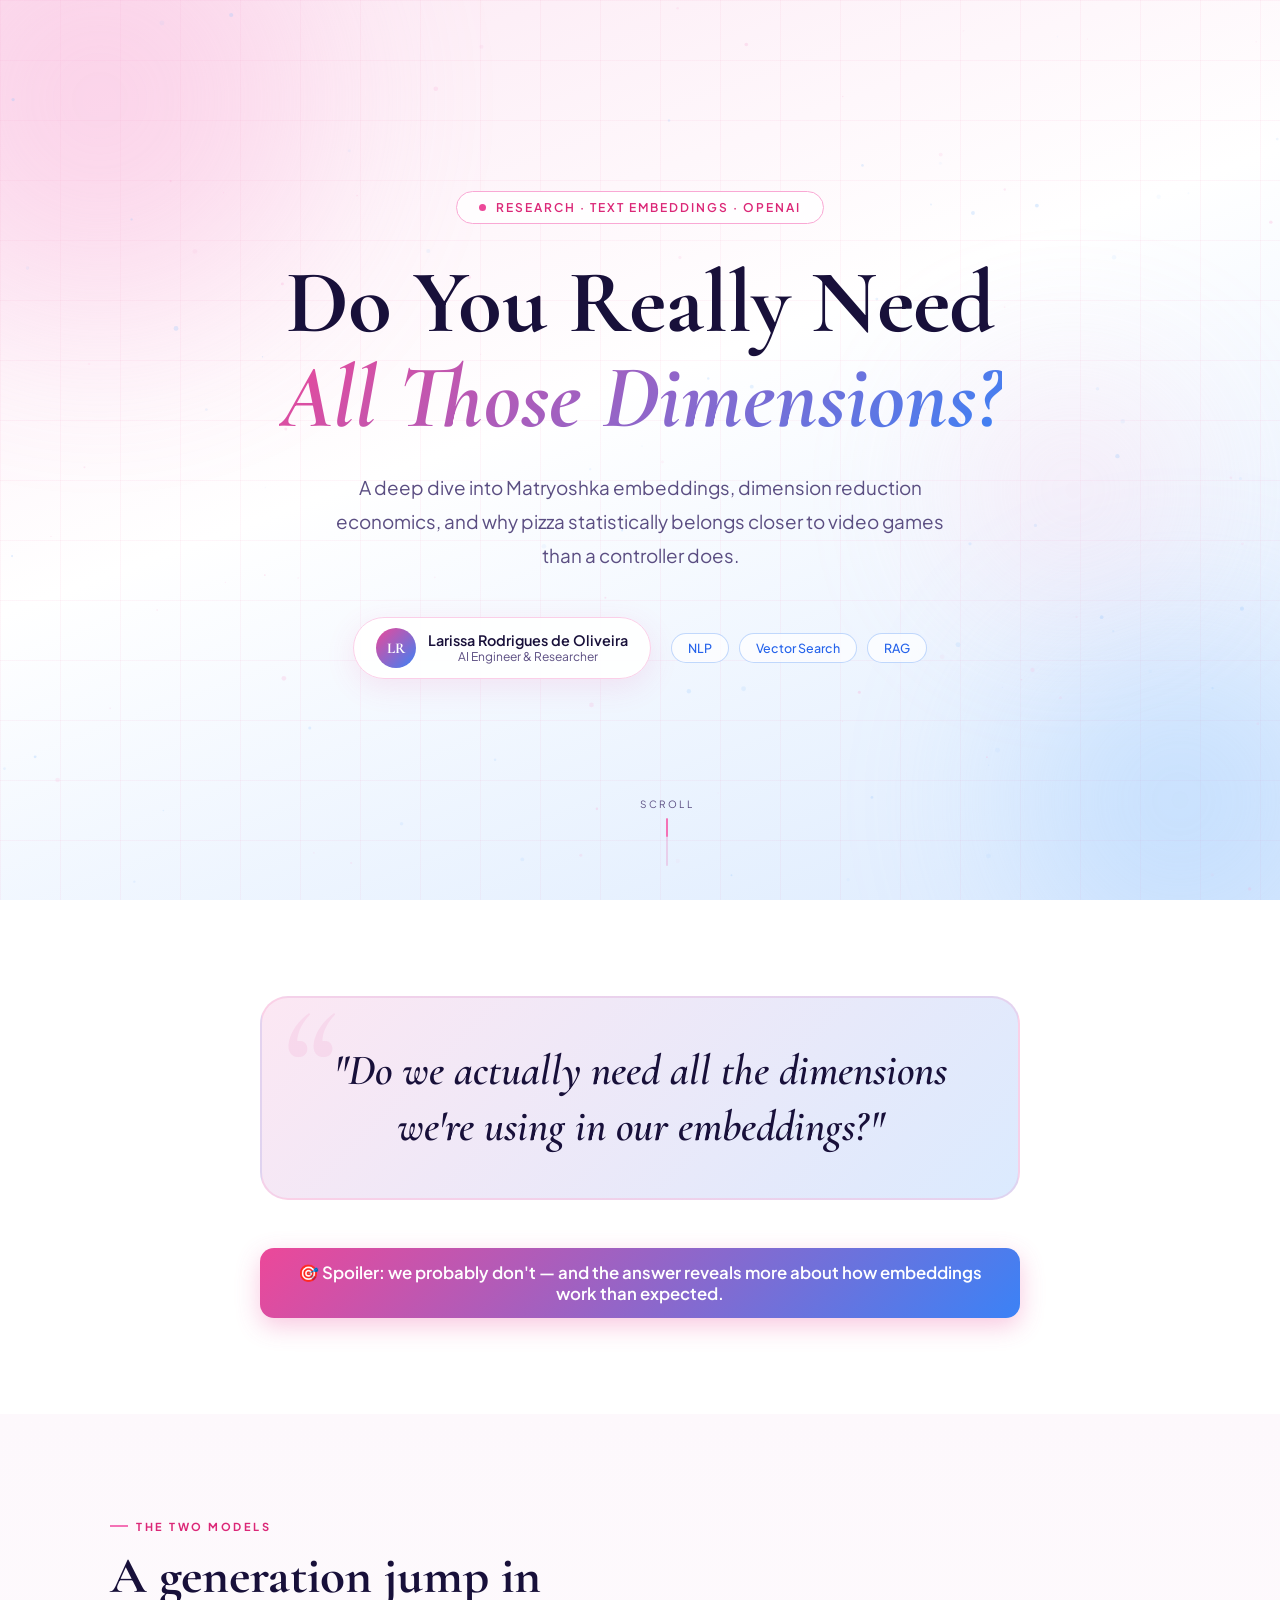
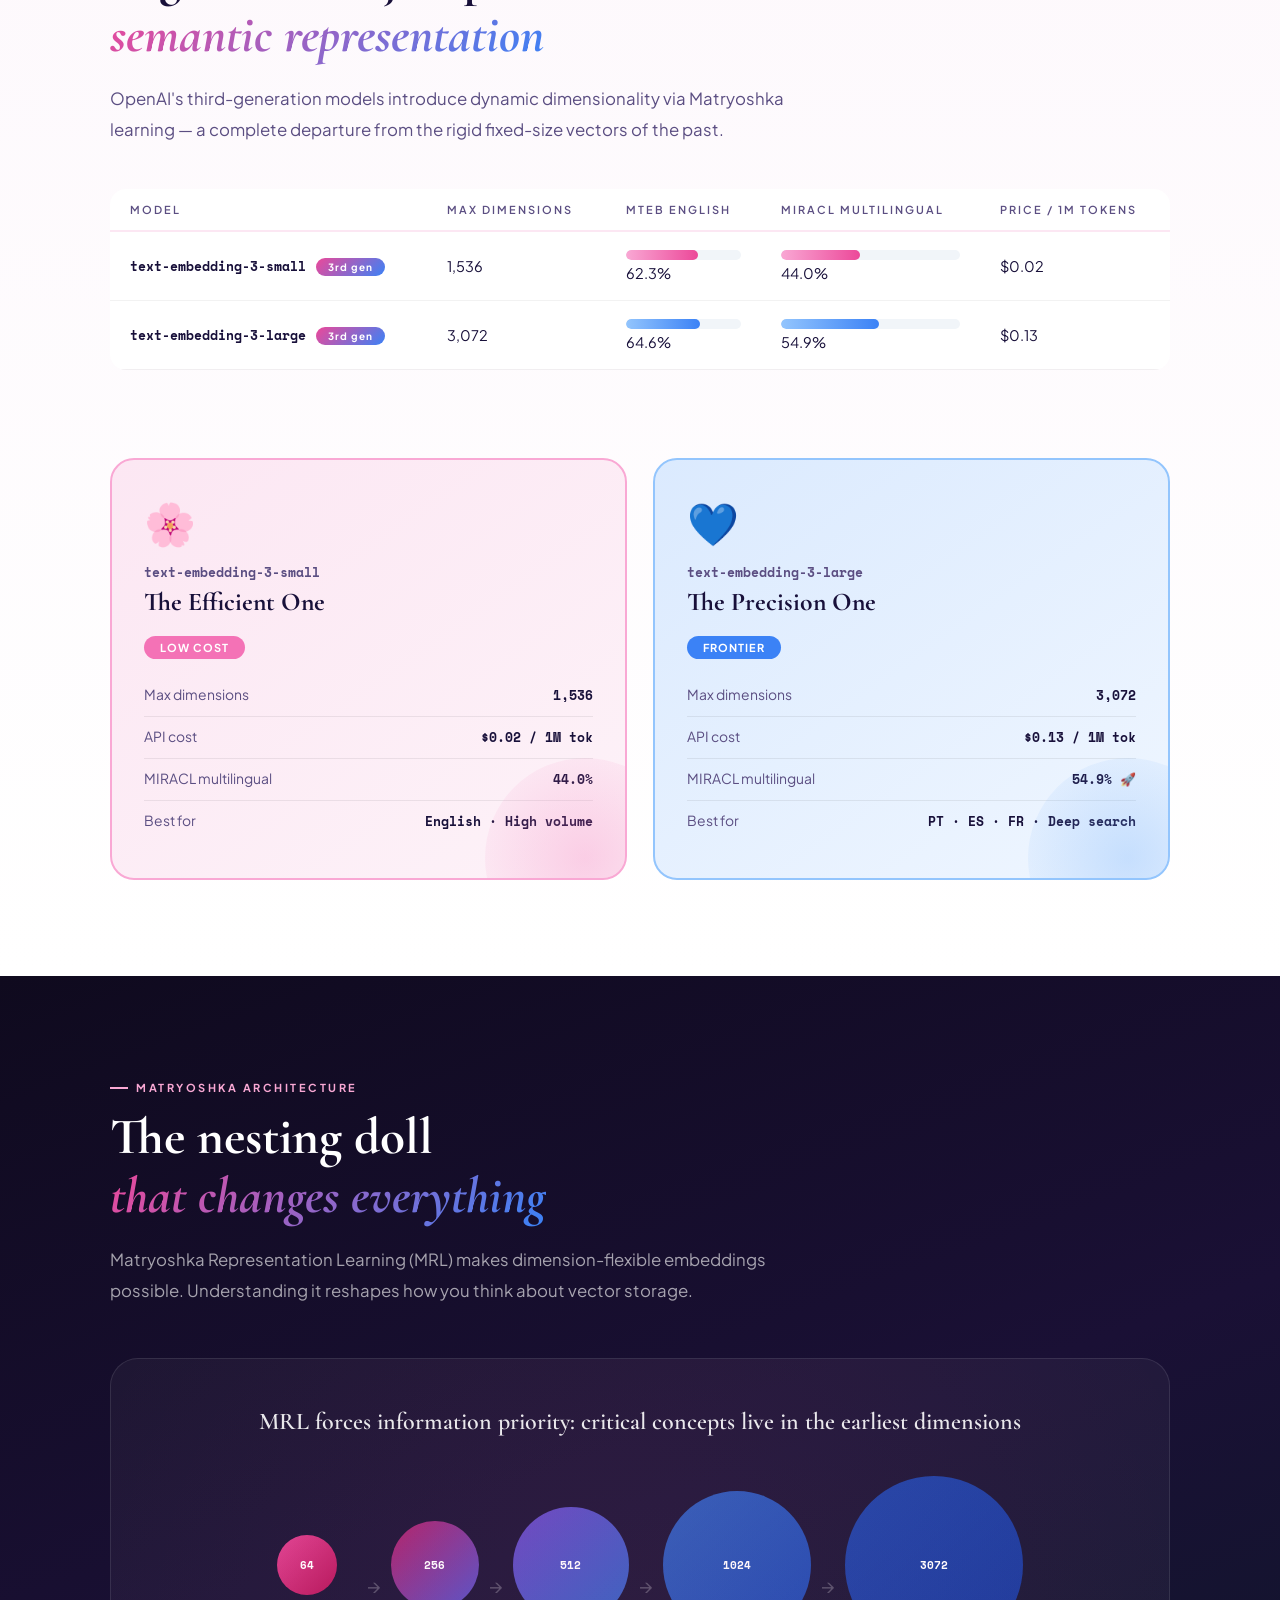
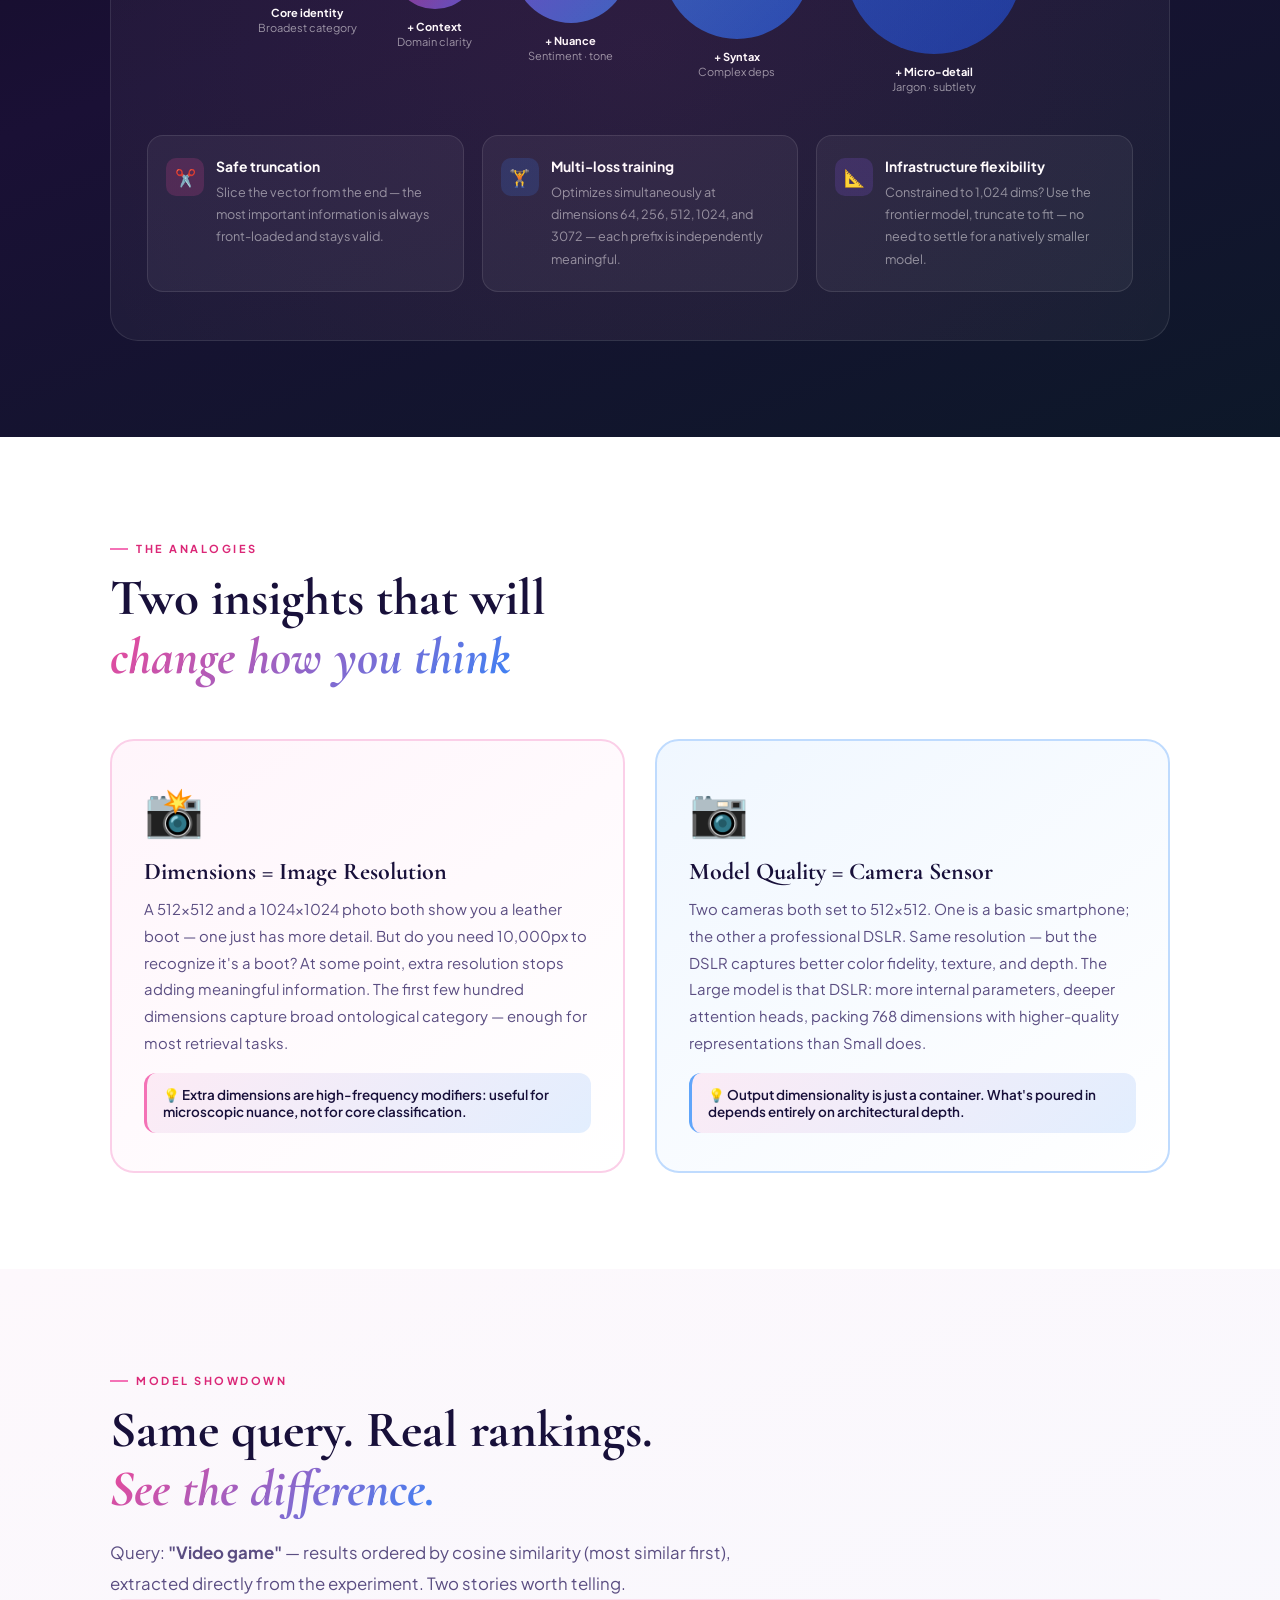
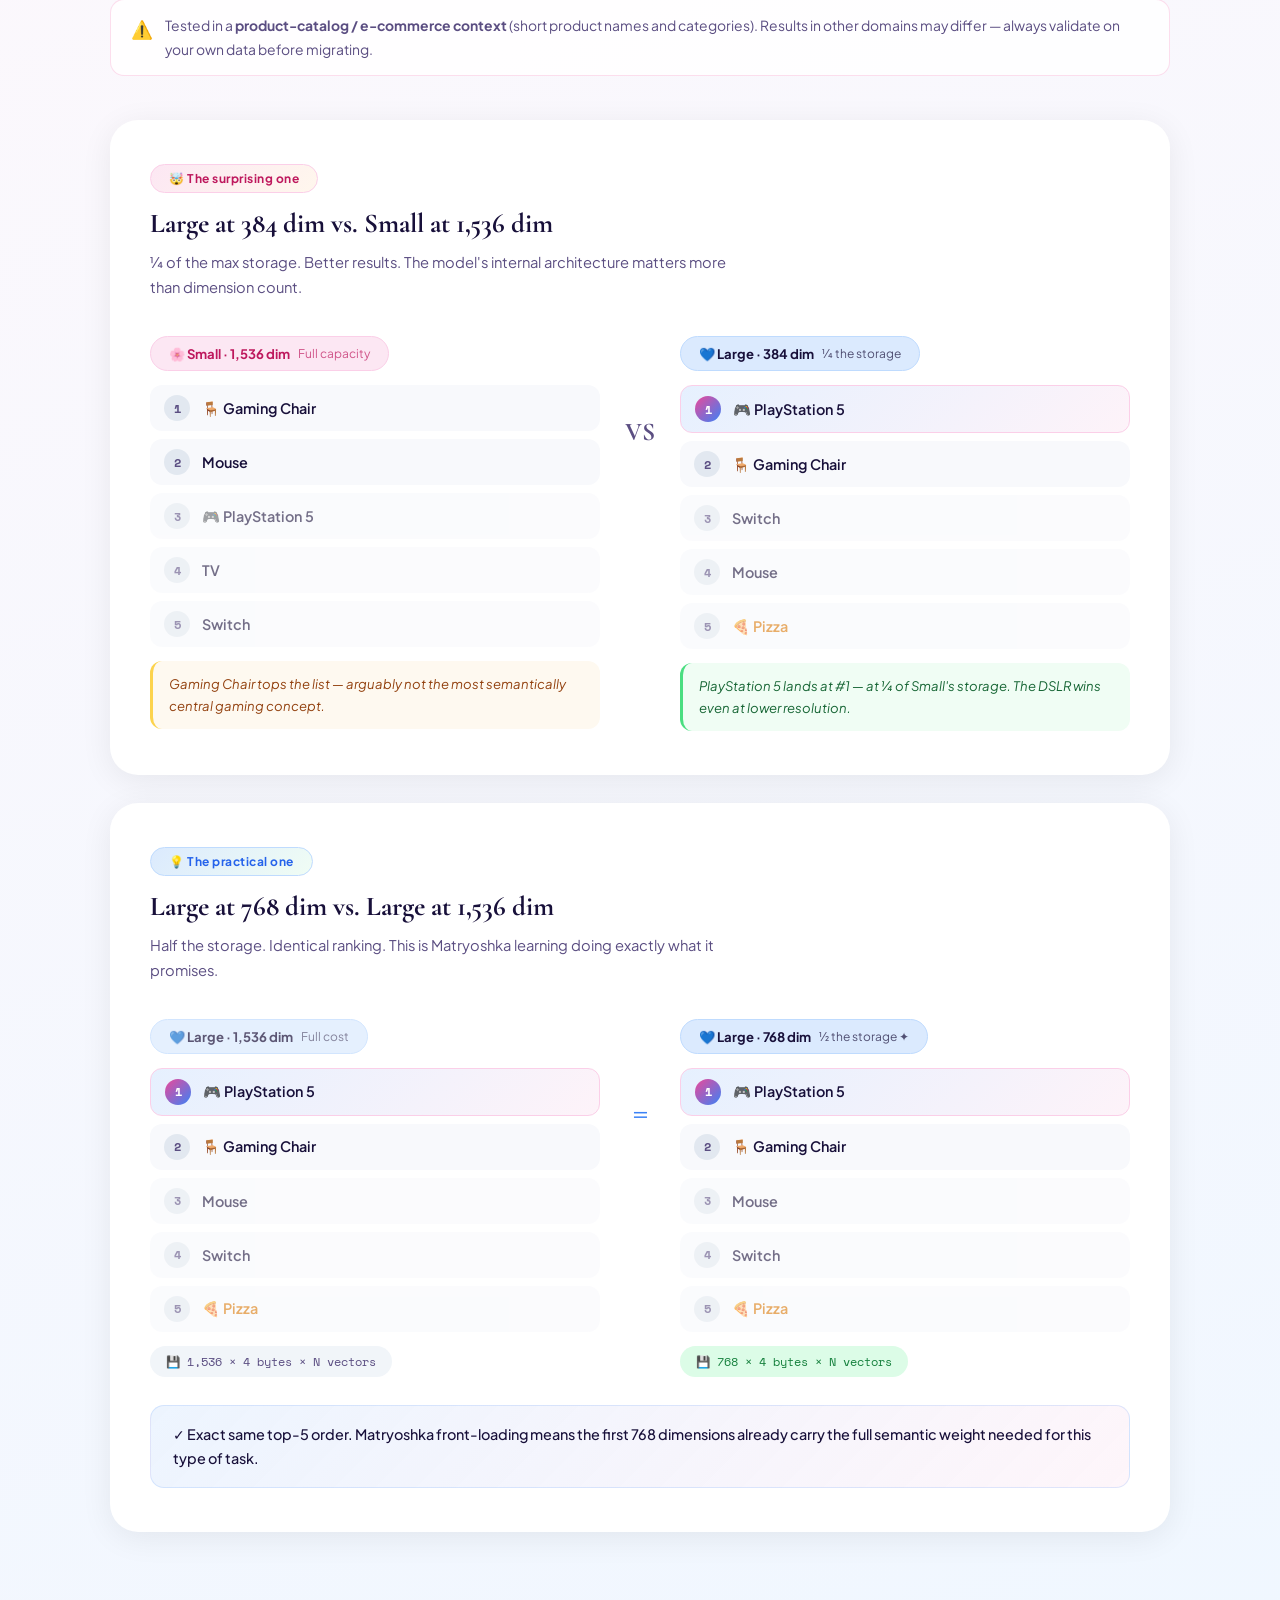
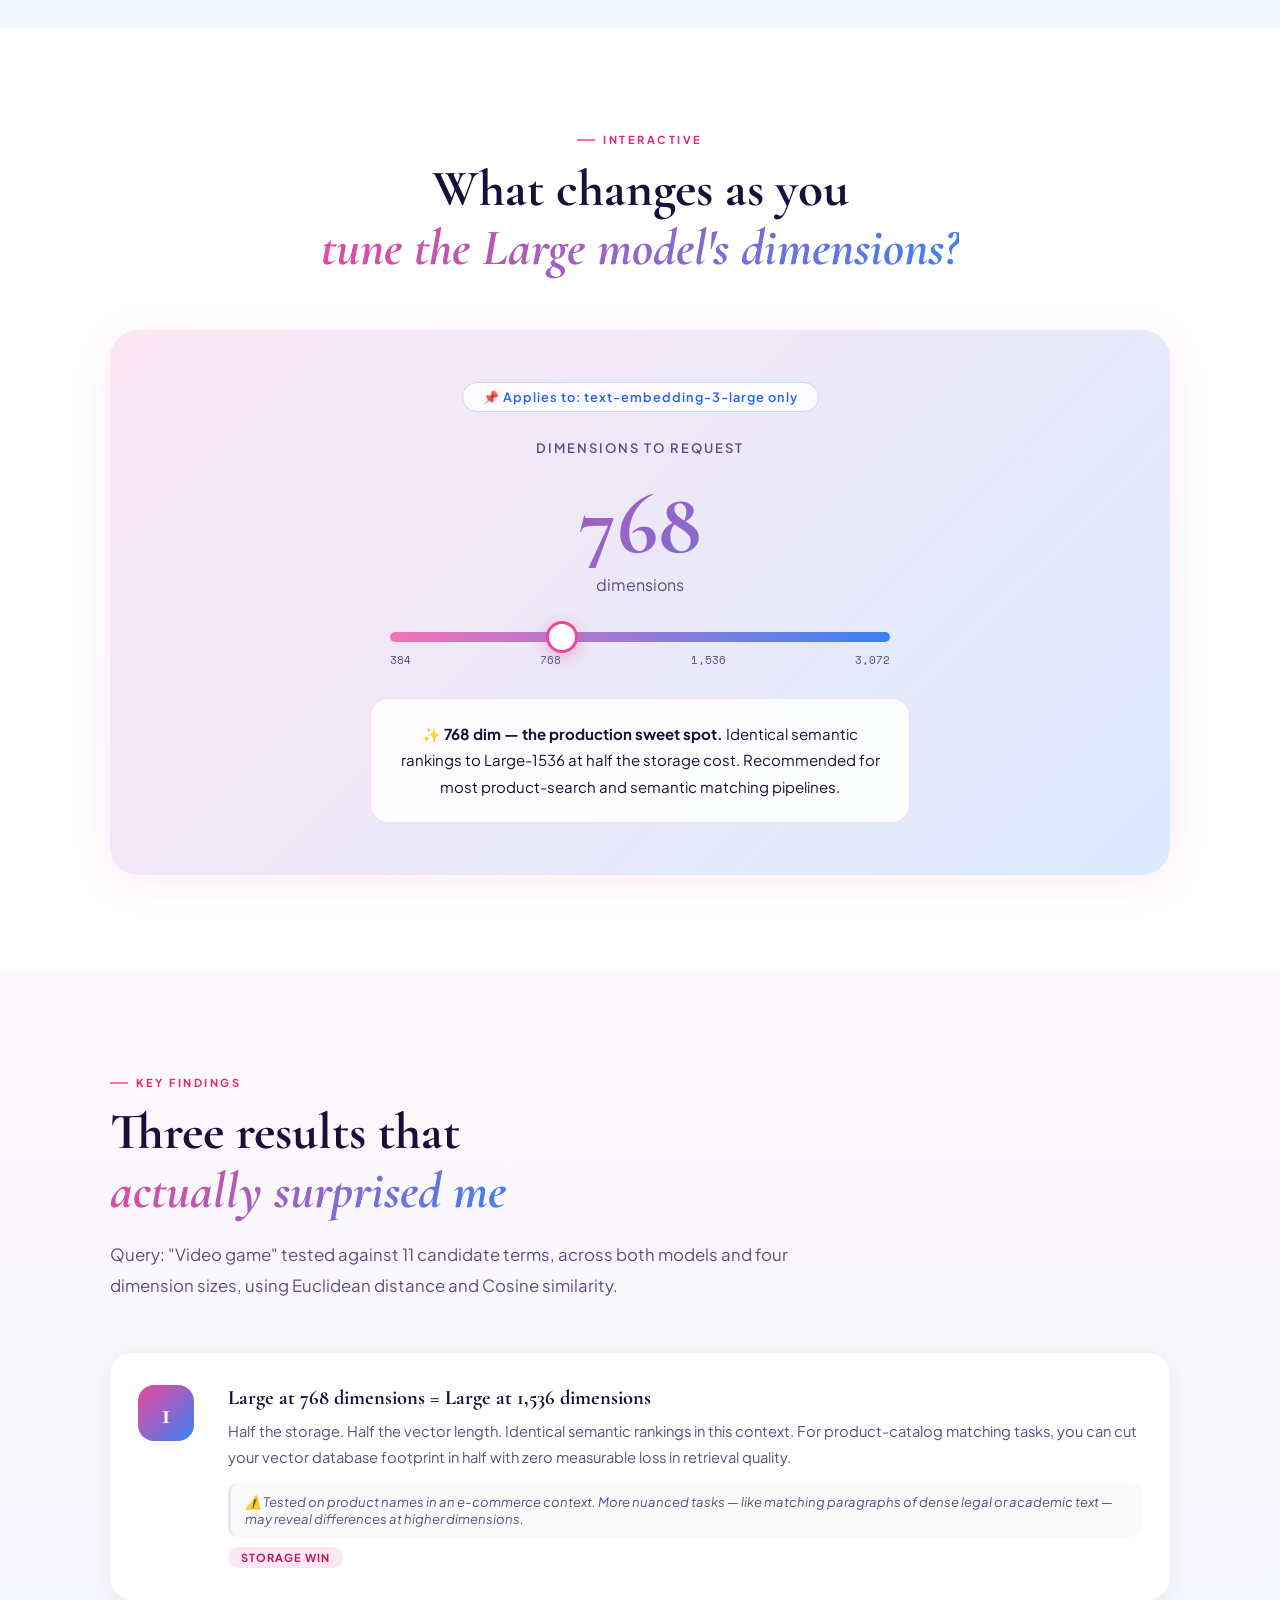
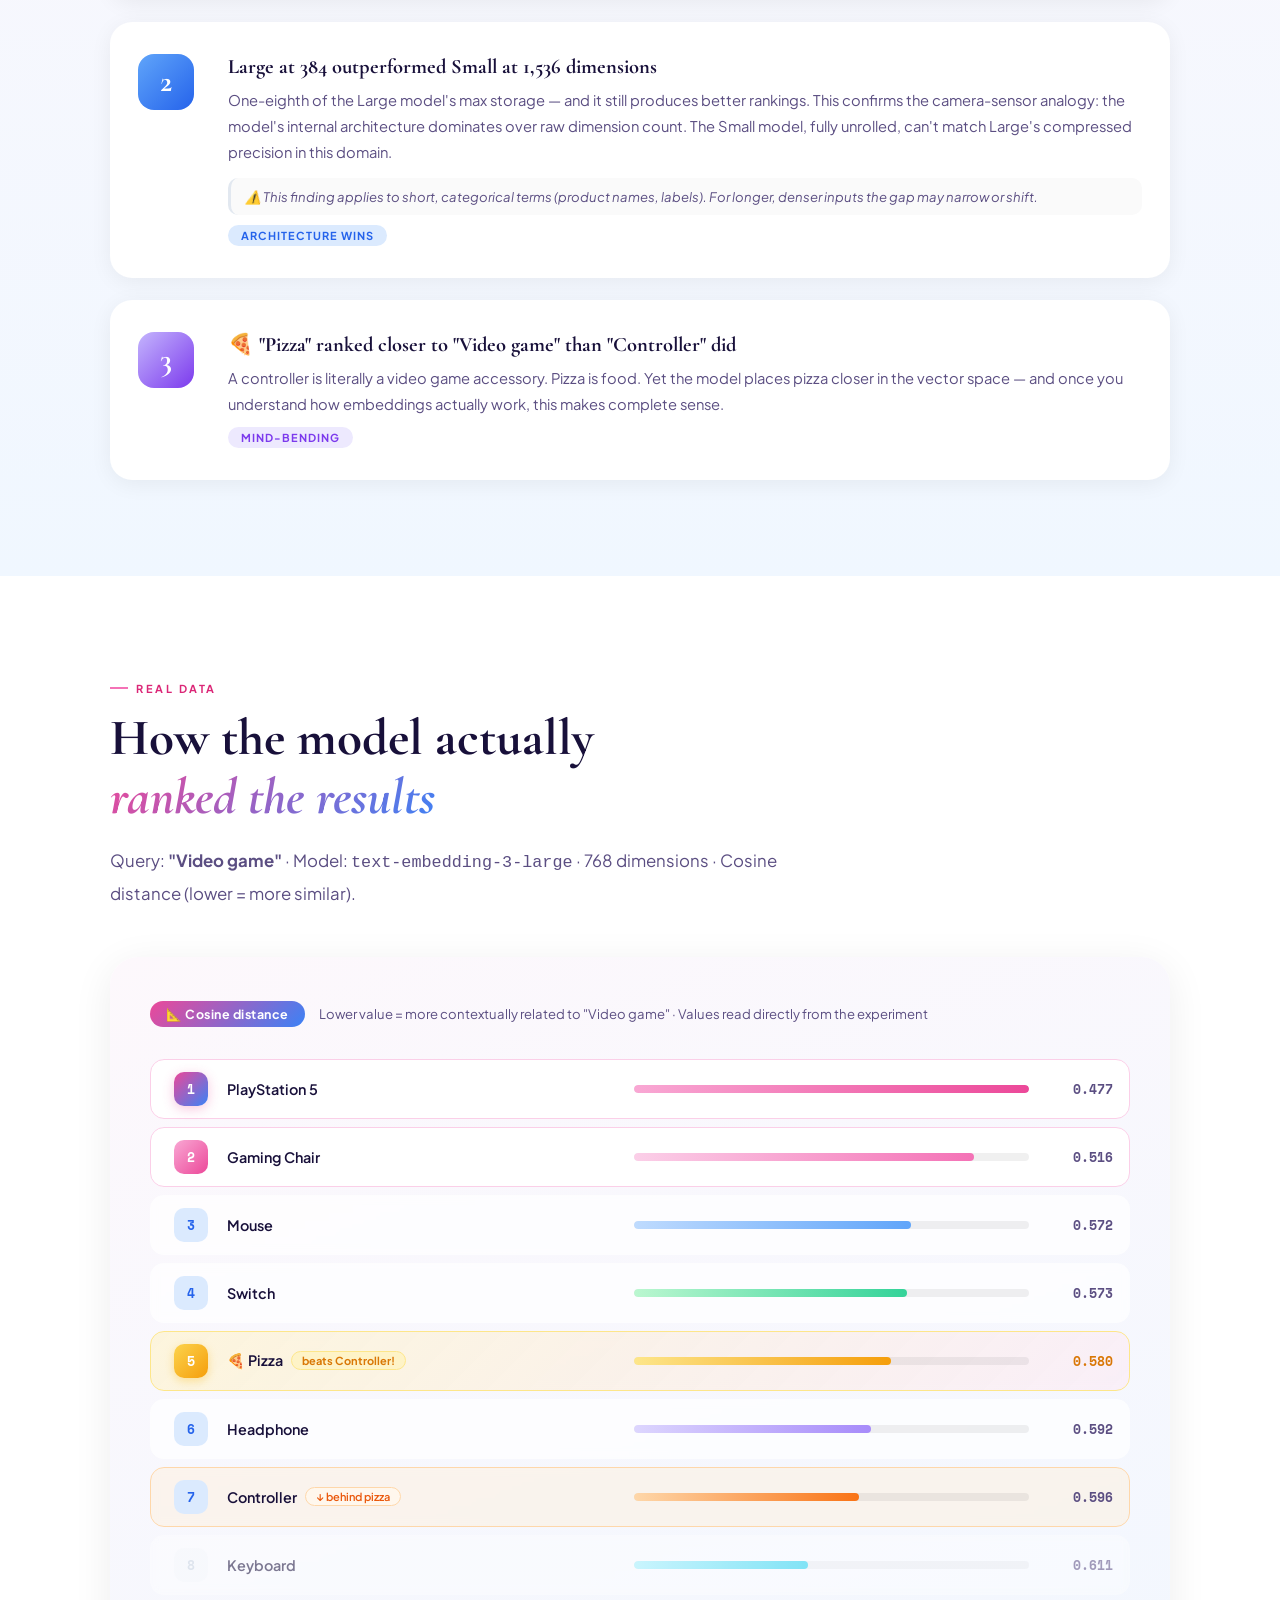
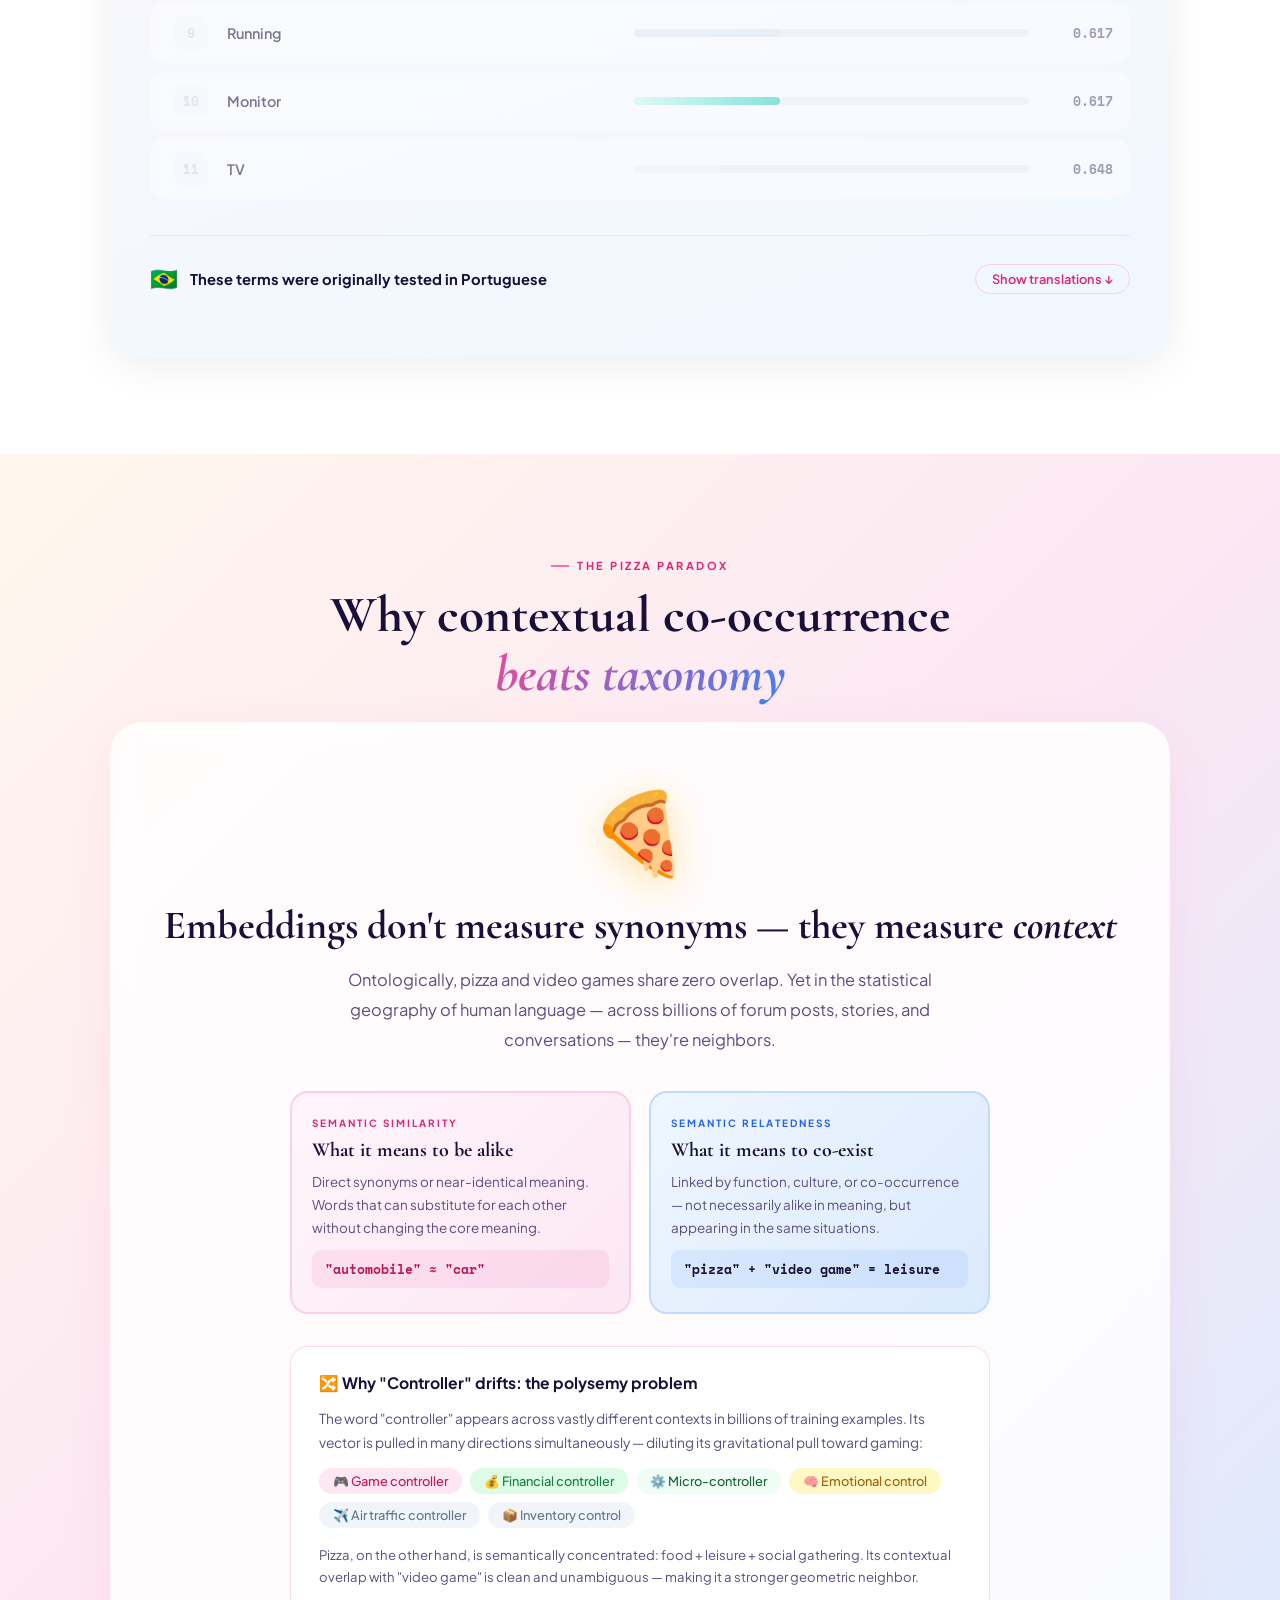
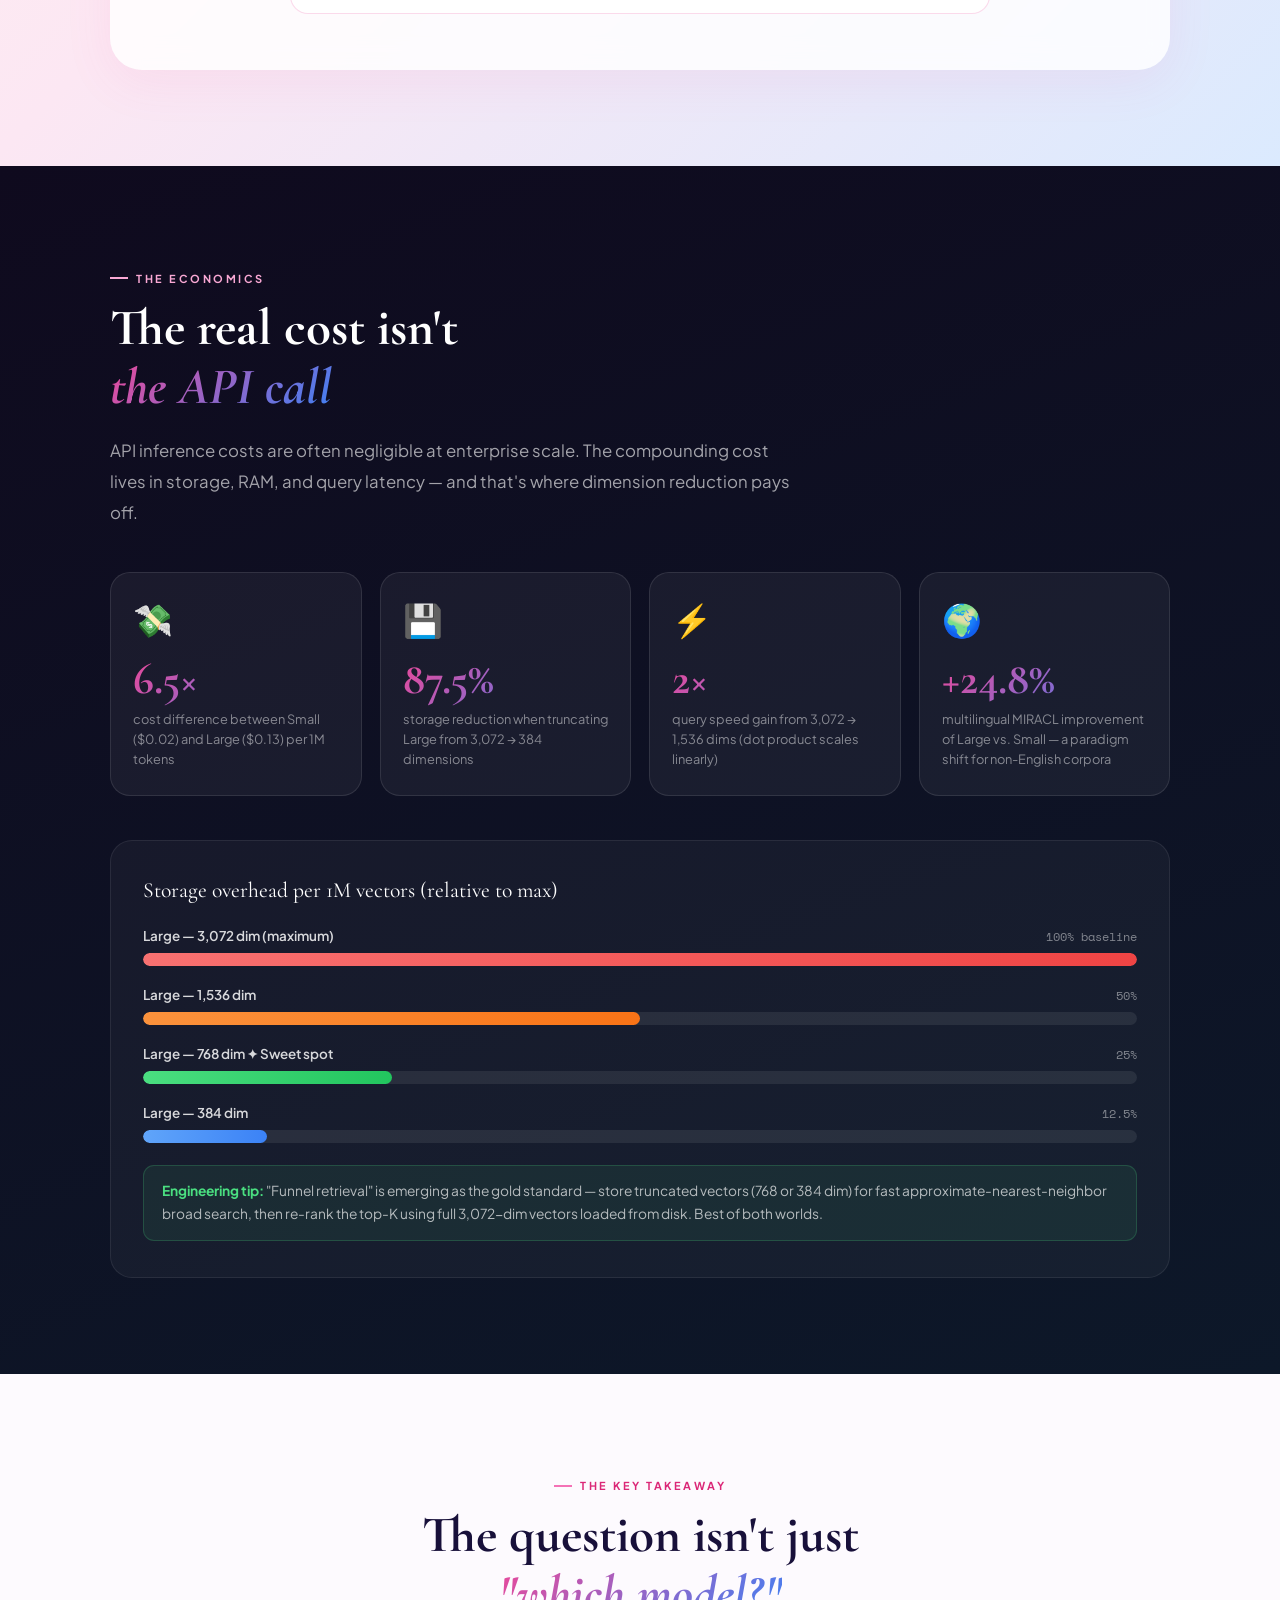
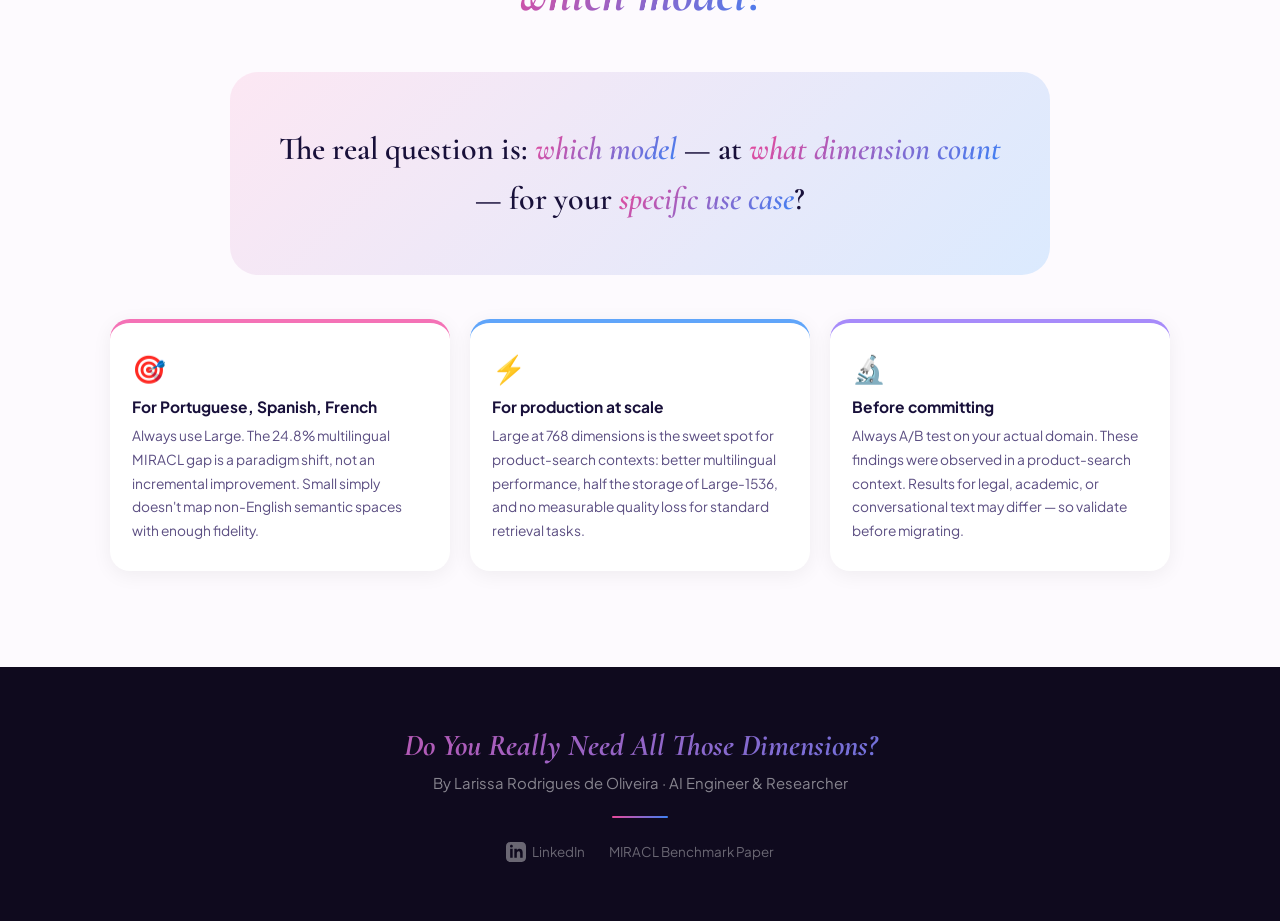
<file: index.html>
<!doctype html>
<html lang="en">
  <head>
    <link rel="icon" type="image/png" href="favicon.png" />
    <meta charset="UTF-8" />
    <meta name="viewport" content="width=device-width, initial-scale=1.0" />
    <title>
      Do You Really Need All Those Dimensions? — Larissa Rodrigues de Oliveira
    </title>
    <link
      href="https://fonts.googleapis.com/css2?family=Cormorant+Garamond:ital,wght@0,400;0,600;0,700;1,400;1,600&family=Plus+Jakarta+Sans:wght@300;400;500;600;700&family=Space+Mono:wght@400;700&display=swap"
      rel="stylesheet"
    />
    <style>
      :root {
        --pink-100: #fce7f3;
        --pink-200: #fbcfe8;
        --pink-300: #f9a8d4;
        --pink-400: #f472b6;
        --pink-500: #ec4899;
        --pink-600: #db2777;
        --pink-700: #be185d;
        --blue-100: #dbeafe;
        --blue-200: #bfdbfe;
        --blue-300: #93c5fd;
        --blue-400: #60a5fa;
        --blue-500: #3b82f6;
        --blue-600: #2563eb;
        --white: #ffffff;
        --off-white: #fdfafe;
        --dark: #0f0a1e;
        --dark-2: #1e1640;
        --text: #18103a;
        --text-muted: #5b4e82;
        --grad-main: linear-gradient(135deg, var(--pink-500), var(--blue-500));
      }
      * {
        margin: 0;
        padding: 0;
        box-sizing: border-box;
      }
      html {
        scroll-behavior: smooth;
      }
      body {
        font-family: "Plus Jakarta Sans", sans-serif;
        background: var(--off-white);
        color: var(--text);
        overflow-x: hidden;
      }

      /* PROGRESS + NAV */
      .progress-bar {
        position: fixed;
        top: 0;
        left: 0;
        height: 3px;
        width: 0%;
        background: var(--grad-main);
        z-index: 1001;
        transition: width 0.1s linear;
      }
      nav {
        position: fixed;
        top: 0;
        left: 0;
        right: 0;
        z-index: 100;
        background: rgba(255, 255, 255, 0.88);
        backdrop-filter: blur(16px);
        border-bottom: 1px solid rgba(236, 72, 153, 0.13);
        padding: 14px 28px;
        display: flex;
        align-items: center;
        justify-content: space-between;
        transform: translateY(-100%);
        transition: transform 0.4s ease;
      }
      nav.visible {
        transform: translateY(0);
      }
      .nav-brand {
        font-family: "Cormorant Garamond", serif;
        font-size: 1.1rem;
        font-weight: 700;
        font-style: italic;
        background: var(--grad-main);
        -webkit-background-clip: text;
        -webkit-text-fill-color: transparent;
        background-clip: text;
      }
      .nav-links {
        display: flex;
        gap: 20px;
      }
      .nav-links a {
        font-size: 0.82rem;
        font-weight: 500;
        color: var(--text-muted);
        text-decoration: none;
        transition: color 0.2s;
      }
      .nav-links a:hover {
        color: var(--pink-600);
      }
      @media (max-width: 600px) {
        .nav-links {
          display: none;
        }
      }

      /* HERO */
      .hero {
        min-height: 100vh;
        background: linear-gradient(
          160deg,
          #fce7f3 0%,
          #ffffff 45%,
          #dbeafe 100%
        );
        position: relative;
        overflow: hidden;
        display: flex;
        flex-direction: column;
        align-items: center;
        justify-content: center;
        padding: 80px 24px 110px;
      }
      .hero-grid {
        position: absolute;
        inset: 0;
        background-image:
          linear-gradient(rgba(236, 72, 153, 0.05) 1px, transparent 1px),
          linear-gradient(90deg, rgba(236, 72, 153, 0.05) 1px, transparent 1px);
        background-size: 60px 60px;
        animation: gridMove 20s linear infinite;
      }
      @keyframes gridMove {
        from {
          background-position: 0 0;
        }
        to {
          background-position: 60px 60px;
        }
      }
      .hero-orb {
        position: absolute;
        border-radius: 50%;
        filter: blur(80px);
        opacity: 0.45;
        animation: orbFloat 10s ease-in-out infinite;
      }
      .orb1 {
        width: 520px;
        height: 520px;
        background: radial-gradient(var(--pink-300), transparent);
        top: -160px;
        left: -160px;
        animation-delay: 0s;
      }
      .orb2 {
        width: 400px;
        height: 400px;
        background: radial-gradient(var(--blue-300), transparent);
        bottom: -100px;
        right: -100px;
        animation-delay: 3s;
      }
      .orb3 {
        width: 260px;
        height: 260px;
        background: radial-gradient(var(--pink-200), transparent);
        top: 40%;
        right: 6%;
        animation-delay: 6s;
      }
      @keyframes orbFloat {
        0%,
        100% {
          transform: translate(0, 0);
        }
        33% {
          transform: translate(20px, -30px);
        }
        66% {
          transform: translate(-15px, 20px);
        }
      }
      .hero-content {
        position: relative;
        z-index: 2;
        text-align: center;
        max-width: 900px;
      }
      .hero-eyebrow {
        display: inline-flex;
        align-items: center;
        gap: 10px;
        background: rgba(255, 255, 255, 0.8);
        backdrop-filter: blur(12px);
        border: 1.5px solid var(--pink-300);
        border-radius: 100px;
        padding: 8px 22px;
        margin-bottom: 32px;
        font-size: 12px;
        font-weight: 600;
        letter-spacing: 2px;
        text-transform: uppercase;
        color: var(--pink-600);
        animation: fadeUp 1s ease both;
      }
      .eyebrow-dot {
        width: 7px;
        height: 7px;
        border-radius: 50%;
        background: var(--pink-500);
        animation: pulseDot 2s ease-in-out infinite;
      }
      @keyframes pulseDot {
        0%,
        100% {
          opacity: 1;
          transform: scale(1);
        }
        50% {
          opacity: 0.4;
          transform: scale(0.7);
        }
      }
      .hero-title {
        font-family: "Cormorant Garamond", serif;
        font-size: clamp(3rem, 7vw, 6rem);
        font-weight: 700;
        line-height: 1.05;
        margin-bottom: 26px;
        animation: fadeUp 1s 0.1s ease both;
      }
      .hero-title .accent {
        font-style: italic;
        background: var(--grad-main);
        -webkit-background-clip: text;
        -webkit-text-fill-color: transparent;
        background-clip: text;
      }
      .hero-desc {
        font-size: clamp(1rem, 2vw, 1.18rem);
        color: var(--text-muted);
        line-height: 1.8;
        max-width: 620px;
        margin: 0 auto 44px;
        animation: fadeUp 1s 0.2s ease both;
      }
      .hero-meta {
        display: flex;
        align-items: center;
        justify-content: center;
        gap: 20px;
        flex-wrap: wrap;
        animation: fadeUp 1s 0.35s ease both;
      }
      .author-card {
        display: flex;
        align-items: center;
        gap: 12px;
        background: rgba(255, 255, 255, 0.9);
        backdrop-filter: blur(12px);
        border: 1.5px solid var(--pink-200);
        border-radius: 50px;
        padding: 10px 22px;
        box-shadow: 0 8px 30px rgba(236, 72, 153, 0.12);
      }
      .author-av {
        width: 40px;
        height: 40px;
        border-radius: 50%;
        background: var(--grad-main);
        display: flex;
        align-items: center;
        justify-content: center;
        font-family: "Cormorant Garamond", serif;
        font-weight: 700;
        font-size: 15px;
        color: white;
        flex-shrink: 0;
      }
      .author-name {
        font-weight: 600;
        font-size: 0.9rem;
      }
      .author-role {
        font-size: 0.75rem;
        color: var(--text-muted);
      }
      .hero-tags {
        display: flex;
        gap: 10px;
        flex-wrap: wrap;
        justify-content: center;
      }
      .tag {
        background: rgba(255, 255, 255, 0.7);
        border: 1px solid rgba(59, 130, 246, 0.3);
        border-radius: 100px;
        padding: 6px 16px;
        font-size: 0.78rem;
        color: var(--blue-600);
        font-weight: 500;
      }
      .scroll-hint {
        position: absolute;
        bottom: 34px;
        left: 50%;
        transform: translateX(-50%);
        display: flex;
        flex-direction: column;
        align-items: center;
        gap: 8px;
        animation: fadeUp 1s 0.6s ease both;
      }
      .scroll-hint span {
        font-size: 10px;
        letter-spacing: 2.5px;
        text-transform: uppercase;
        color: var(--text-muted);
      }
      .scroll-track {
        width: 1.5px;
        height: 48px;
        background: rgba(236, 72, 153, 0.2);
        border-radius: 2px;
        overflow: hidden;
      }
      .scroll-fill {
        width: 100%;
        height: 40%;
        background: var(--pink-400);
        border-radius: 2px;
        animation: scrollDrop 2s ease-in-out infinite;
      }
      @keyframes scrollDrop {
        0% {
          transform: translateY(-100%);
        }
        50% {
          transform: translateY(240%);
        }
        51%,
        100% {
          transform: translateY(-100%);
        }
      }
      @keyframes fadeUp {
        from {
          opacity: 0;
          transform: translateY(28px);
        }
        to {
          opacity: 1;
          transform: translateY(0);
        }
      }

      /* REVEAL */
      .reveal {
        opacity: 0;
        transform: translateY(44px);
        transition:
          opacity 0.8s ease,
          transform 0.8s ease;
      }
      .reveal.visible {
        opacity: 1;
        transform: translateY(0);
      }
      .reveal-l {
        opacity: 0;
        transform: translateX(-44px);
        transition:
          opacity 0.8s ease,
          transform 0.8s ease;
      }
      .reveal-l.visible {
        opacity: 1;
        transform: translateX(0);
      }
      .reveal-r {
        opacity: 0;
        transform: translateX(44px);
        transition:
          opacity 0.8s ease,
          transform 0.8s ease;
      }
      .reveal-r.visible {
        opacity: 1;
        transform: translateX(0);
      }
      .d1 {
        transition-delay: 0.1s;
      }
      .d2 {
        transition-delay: 0.2s;
      }
      .d3 {
        transition-delay: 0.3s;
      }
      .d4 {
        transition-delay: 0.4s;
      }
      .d5 {
        transition-delay: 0.5s;
      }

      /* SECTIONS */
      section {
        padding: 96px 24px;
        position: relative;
      }
      .container {
        max-width: 1060px;
        margin: 0 auto;
      }
      .container-narrow {
        max-width: 760px;
        margin: 0 auto;
      }
      .eyebrow {
        display: inline-flex;
        align-items: center;
        gap: 8px;
        font-size: 11px;
        font-weight: 700;
        letter-spacing: 2.5px;
        text-transform: uppercase;
        color: var(--pink-600);
        margin-bottom: 14px;
      }
      .eyebrow::before {
        content: "";
        display: block;
        width: 18px;
        height: 2px;
        background: var(--pink-400);
      }
      .eyebrow.white {
        color: var(--pink-300);
      }
      .eyebrow.white::before {
        background: var(--pink-300);
      }
      .sec-title {
        font-family: "Cormorant Garamond", serif;
        font-size: clamp(2rem, 4.5vw, 3.2rem);
        font-weight: 700;
        line-height: 1.15;
        margin-bottom: 18px;
        color: var(--text);
      }
      .sec-title em {
        font-style: italic;
        background: var(--grad-main);
        -webkit-background-clip: text;
        -webkit-text-fill-color: transparent;
        background-clip: text;
      }
      .sec-title.white {
        color: white;
      }
      .sec-lead {
        font-size: 1.05rem;
        color: var(--text-muted);
        line-height: 1.85;
        max-width: 680px;
      }
      .sec-lead.white {
        color: rgba(255, 255, 255, 0.62);
      }

      /* INTRO */
      .intro-section {
        background: white;
      }
      .intro-q {
        font-family: "Cormorant Garamond", serif;
        font-size: clamp(1.7rem, 4vw, 2.7rem);
        font-weight: 600;
        font-style: italic;
        text-align: center;
        line-height: 1.3;
        color: var(--text);
        max-width: 820px;
        margin: 0 auto 48px;
        padding: 44px 40px;
        background: linear-gradient(135deg, var(--pink-100), var(--blue-100));
        border-radius: 28px;
        border: 2px solid rgba(236, 72, 153, 0.14);
        position: relative;
        overflow: hidden;
      }
      .intro-q::before {
        content: "\201C";
        position: absolute;
        top: -14px;
        left: 16px;
        font-size: 10rem;
        color: rgba(236, 72, 153, 0.09);
        font-family: "Cormorant Garamond", serif;
        line-height: 1;
        pointer-events: none;
      }
      .spoiler {
        display: inline-block;
        background: var(--grad-main);
        color: white;
        border-radius: 14px;
        padding: 14px 30px;
        font-size: 1.05rem;
        font-weight: 600;
        text-align: center;
        box-shadow: 0 8px 24px rgba(236, 72, 153, 0.3);
        animation: glowPulse 3s ease-in-out infinite;
      }
      @keyframes glowPulse {
        0%,
        100% {
          box-shadow: 0 8px 24px rgba(236, 72, 153, 0.3);
        }
        50% {
          box-shadow:
            0 14px 44px rgba(59, 130, 246, 0.4),
            0 4px 16px rgba(236, 72, 153, 0.5);
        }
      }

      /* MODELS TABLE */
      .models-section {
        background: linear-gradient(180deg, #fdf8fc, white);
      }
      .models-table {
        width: 100%;
        border-collapse: collapse;
        margin: 44px 0;
        overflow: hidden;
        border-radius: 16px;
      }
      .models-table th {
        text-align: left;
        padding: 14px 20px;
        font-size: 11px;
        letter-spacing: 2px;
        text-transform: uppercase;
        color: var(--text-muted);
        font-weight: 600;
        border-bottom: 2px solid var(--pink-100);
        background: white;
      }
      .models-table td {
        padding: 18px 20px;
        border-bottom: 1px solid rgba(0, 0, 0, 0.05);
        font-size: 0.91rem;
        background: white;
      }
      .models-table tr:hover td {
        background: rgba(252, 231, 243, 0.35);
      }
      .models-table .mname {
        font-weight: 700;
        font-family: "Space Mono", monospace;
        font-size: 0.8rem;
        color: var(--text);
      }
      .badge-new {
        display: inline-block;
        background: var(--grad-main);
        color: white;
        border-radius: 100px;
        padding: 3px 12px;
        font-size: 10px;
        font-weight: 700;
        letter-spacing: 1px;
        vertical-align: middle;
        margin-left: 8px;
      }
      .pb-wrap {
        width: 100%;
        background: #f1f5f9;
        border-radius: 100px;
        height: 10px;
        overflow: hidden;
        margin-bottom: 4px;
      }
      .pb {
        height: 100%;
        border-radius: 100px;
        width: 0%;
        transition: width 1.5s cubic-bezier(0.25, 0.46, 0.45, 0.94);
      }

      .mcards {
        display: grid;
        grid-template-columns: 1fr 1fr;
        gap: 26px;
        margin-top: 44px;
      }
      @media (max-width: 680px) {
        .mcards {
          grid-template-columns: 1fr;
        }
      }
      .mcard {
        border-radius: 24px;
        padding: 36px 32px;
        position: relative;
        overflow: hidden;
        transition:
          transform 0.4s cubic-bezier(0.34, 1.56, 0.64, 1),
          box-shadow 0.4s ease;
        cursor: default;
      }
      .mcard:hover {
        transform: translateY(-8px) scale(1.01);
        box-shadow: 0 24px 60px rgba(0, 0, 0, 0.11);
      }
      .mcard::after {
        content: "";
        position: absolute;
        width: 200px;
        height: 200px;
        border-radius: 50%;
        bottom: -80px;
        right: -60px;
        opacity: 0.28;
      }
      .mcard-s {
        background: linear-gradient(145deg, var(--pink-100), #fdf2f8);
        border: 2px solid var(--pink-300);
      }
      .mcard-s::after {
        background: radial-gradient(var(--pink-400), transparent);
      }
      .mcard-l {
        background: linear-gradient(145deg, var(--blue-100), #eff6ff);
        border: 2px solid var(--blue-300);
      }
      .mcard-l::after {
        background: radial-gradient(var(--blue-400), transparent);
      }
      .mcard-icon {
        font-size: 2.6rem;
        margin-bottom: 14px;
      }
      .mcard-codename {
        font-family: "Space Mono", monospace;
        font-size: 0.8rem;
        font-weight: 700;
        margin-bottom: 4px;
        color: var(--text-muted);
      }
      .mcard-title {
        font-family: "Cormorant Garamond", serif;
        font-size: 1.6rem;
        font-weight: 700;
        margin-bottom: 18px;
      }
      .mcard-badge {
        display: inline-block;
        border-radius: 100px;
        padding: 5px 16px;
        font-size: 11px;
        font-weight: 700;
        letter-spacing: 1px;
        text-transform: uppercase;
        margin-bottom: 16px;
      }
      .mcard-s .mcard-badge {
        background: var(--pink-400);
        color: white;
      }
      .mcard-l .mcard-badge {
        background: var(--blue-500);
        color: white;
      }
      .mcard-row {
        display: flex;
        justify-content: space-between;
        padding: 11px 0;
        border-bottom: 1px solid rgba(0, 0, 0, 0.07);
        font-size: 0.87rem;
      }
      .mcard-row:last-child {
        border-bottom: none;
      }
      .mcard-row .lbl {
        color: var(--text-muted);
      }
      .mcard-row .val {
        font-weight: 700;
        font-family: "Space Mono", monospace;
        font-size: 0.8rem;
      }

      /* MATRYOSHKA */
      .mrl-section {
        background: linear-gradient(160deg, #0f0a1e, #1a1035 50%, #0d1829);
        color: white;
        overflow: hidden;
      }
      .mrl-visual {
        margin-top: 52px;
        background: rgba(255, 255, 255, 0.04);
        border: 1px solid rgba(255, 255, 255, 0.1);
        border-radius: 28px;
        padding: 48px 36px;
        position: relative;
        overflow: hidden;
      }
      .mrl-visual::before {
        content: "";
        position: absolute;
        inset: 0;
        background: radial-gradient(
          600px circle at 50% 50%,
          rgba(236, 72, 153, 0.06),
          transparent
        );
        pointer-events: none;
      }
      .mrl-sub {
        text-align: center;
        font-family: "Cormorant Garamond", serif;
        font-size: 1.5rem;
        font-weight: 600;
        color: white;
        margin-bottom: 40px;
        opacity: 0.9;
      }
      .dolls-wrap {
        display: flex;
        align-items: center;
        justify-content: center;
        gap: 0;
        flex-wrap: wrap;
        row-gap: 18px;
      }
      .doll-col {
        display: flex;
        flex-direction: column;
        align-items: center;
        gap: 10px;
        padding: 0 10px;
      }
      .doll {
        border-radius: 50%;
        display: flex;
        align-items: center;
        justify-content: center;
        font-family: "Space Mono", monospace;
        font-size: 11px;
        font-weight: 700;
        color: white;
        animation: dollBreath 4s ease-in-out infinite;
      }
      .d64 {
        width: 60px;
        height: 60px;
        background: linear-gradient(
          135deg,
          rgba(236, 72, 153, 0.95),
          rgba(190, 24, 93, 0.95)
        );
        animation-delay: 0s;
      }
      .d256 {
        width: 88px;
        height: 88px;
        background: linear-gradient(
          135deg,
          rgba(219, 39, 119, 0.78),
          rgba(99, 102, 241, 0.78)
        );
        animation-delay: 0.5s;
      }
      .d512 {
        width: 116px;
        height: 116px;
        background: linear-gradient(
          135deg,
          rgba(139, 92, 246, 0.72),
          rgba(59, 130, 246, 0.72)
        );
        animation-delay: 1s;
      }
      .d1024 {
        width: 148px;
        height: 148px;
        background: linear-gradient(
          135deg,
          rgba(59, 130, 246, 0.67),
          rgba(37, 99, 235, 0.67)
        );
        animation-delay: 1.5s;
      }
      .d3072 {
        width: 178px;
        height: 178px;
        background: linear-gradient(
          135deg,
          rgba(37, 99, 235, 0.62),
          rgba(29, 78, 216, 0.62)
        );
        animation-delay: 2s;
      }
      @keyframes dollBreath {
        0%,
        100% {
          transform: scale(1);
        }
        50% {
          transform: scale(1.04);
        }
      }
      .doll-lbl {
        font-size: 11px;
        color: rgba(255, 255, 255, 0.55);
        text-align: center;
        line-height: 1.4;
      }
      .doll-lbl strong {
        color: white;
        display: block;
      }
      .doll-arr {
        color: rgba(255, 255, 255, 0.25);
        font-size: 1.2rem;
        align-self: center;
      }
      .mrl-keys {
        margin-top: 40px;
        display: grid;
        grid-template-columns: repeat(auto-fit, minmax(210px, 1fr));
        gap: 18px;
      }
      .mrl-key {
        background: rgba(255, 255, 255, 0.05);
        border: 1px solid rgba(255, 255, 255, 0.1);
        border-radius: 16px;
        padding: 22px 18px;
        display: flex;
        gap: 12px;
        align-items: flex-start;
      }
      .key-icon {
        width: 38px;
        height: 38px;
        border-radius: 10px;
        display: flex;
        align-items: center;
        justify-content: center;
        font-size: 17px;
        flex-shrink: 0;
      }
      .ki-pink {
        background: rgba(236, 72, 153, 0.18);
      }
      .ki-blue {
        background: rgba(59, 130, 246, 0.18);
      }
      .ki-purple {
        background: rgba(139, 92, 246, 0.18);
      }
      .key-text strong {
        display: block;
        font-size: 0.87rem;
        margin-bottom: 5px;
        color: white;
      }
      .key-text span {
        font-size: 0.79rem;
        color: rgba(255, 255, 255, 0.5);
        line-height: 1.6;
      }

      /* ANALOGIES */
      .analogy-section {
        background: white;
      }
      .a-grid {
        display: grid;
        grid-template-columns: 1fr 1fr;
        gap: 30px;
        margin-top: 52px;
      }
      @media (max-width: 700px) {
        .a-grid {
          grid-template-columns: 1fr;
        }
      }
      .acard {
        border-radius: 24px;
        padding: 38px 32px;
        transition:
          transform 0.3s,
          box-shadow 0.3s;
      }
      .acard:hover {
        transform: translateY(-6px);
        box-shadow: 0 20px 50px rgba(0, 0, 0, 0.08);
      }
      .acard-pink {
        background: linear-gradient(145deg, #fff5fb, white);
        border: 2px solid var(--pink-200);
      }
      .acard-blue {
        background: linear-gradient(145deg, #f0f7ff, white);
        border: 2px solid var(--blue-200);
      }
      .a-emoji {
        font-size: 3rem;
        margin-bottom: 16px;
        display: block;
        animation: anaFloat 3s ease-in-out infinite;
      }
      .acard:nth-child(2) .a-emoji {
        animation-delay: 1.5s;
      }
      @keyframes anaFloat {
        0%,
        100% {
          transform: translateY(0);
        }
        50% {
          transform: translateY(-8px);
        }
      }
      .a-title {
        font-family: "Cormorant Garamond", serif;
        font-size: 1.5rem;
        font-weight: 700;
        margin-bottom: 10px;
      }
      .a-body {
        font-size: 0.93rem;
        color: var(--text-muted);
        line-height: 1.8;
      }
      .a-hl {
        margin-top: 16px;
        background: linear-gradient(
          135deg,
          rgba(252, 231, 243, 0.8),
          rgba(219, 234, 254, 0.8)
        );
        border-radius: 12px;
        padding: 13px 16px;
        font-size: 0.84rem;
        font-weight: 600;
        color: var(--text);
        border-left: 3px solid var(--pink-400);
      }
      .a-hl.blue {
        border-left-color: var(--blue-400);
      }

      /* ===== SHOWDOWN SECTION ===== */
      .showdown-grid {
        margin-top: 36px;
        display: flex;
        flex-direction: column;
        gap: 0;
        border-radius: 24px;
        overflow: hidden;
        box-shadow: 0 8px 40px rgba(0, 0, 0, 0.08);
      }
      .showdown-header {
        display: grid;
        grid-template-columns: 120px 1fr 1fr 1fr;
        gap: 0;
        background: linear-gradient(135deg, var(--dark), var(--dark-2));
        padding: 16px 24px;
      }
      .sh-cell {
        padding: 8px 12px;
      }
      .sh-label {
      }
      .sh-model {
        font-size: 0.85rem;
        font-weight: 700;
        letter-spacing: 0.5px;
        text-align: center;
        color: white;
      }
      .sh-model-small {
        color: var(--pink-300);
      }
      .sh-model-large {
        color: var(--blue-300);
      }
      .sh-insight-label {
        font-size: 0.75rem;
        font-weight: 600;
        letter-spacing: 1.5px;
        text-transform: uppercase;
        color: rgba(255, 255, 255, 0.4);
        display: flex;
        align-items: center;
      }
      .showdown-row {
        display: grid;
        grid-template-columns: 120px 1fr 1fr 1fr;
        gap: 0;
        border-bottom: 1px solid rgba(0, 0, 0, 0.06);
        background: white;
        transition: background 0.25s;
      }
      .showdown-row:hover {
        background: #fdfbff;
      }
      .showdown-row:last-child {
        border-bottom: none;
      }
      .sh-dim {
        display: flex;
        align-items: center;
        justify-content: center;
        padding: 28px 16px;
      }
      .dim-chip {
        background: linear-gradient(135deg, var(--pink-100), var(--blue-100));
        border: 1.5px solid var(--pink-200);
        border-radius: 100px;
        padding: 6px 14px;
        font-family: "Space Mono", monospace;
        font-size: 0.75rem;
        font-weight: 700;
        color: var(--text);
        white-space: nowrap;
      }
      .dim-sweet {
        background: linear-gradient(135deg, var(--pink-400), var(--blue-500));
        color: white;
        border-color: transparent;
      }
      .sh-result {
        padding: 24px 20px;
        display: flex;
        flex-direction: column;
        align-items: center;
        justify-content: center;
        text-align: center;
        border-left: 1px solid rgba(0, 0, 0, 0.05);
      }
      .sh-result-small {
        background: linear-gradient(
          135deg,
          rgba(252, 231, 243, 0.35),
          transparent
        );
      }
      .sh-result-large {
        background: linear-gradient(
          135deg,
          rgba(219, 234, 254, 0.35),
          transparent
        );
      }
      .result-winner-label {
        font-size: 10px;
        font-weight: 700;
        letter-spacing: 2px;
        text-transform: uppercase;
        color: var(--text-muted);
        margin-bottom: 8px;
      }
      .result-winner-term {
        font-family: "Cormorant Garamond", serif;
        font-size: 1.35rem;
        font-weight: 700;
        color: var(--text);
        margin-bottom: 4px;
      }
      .result-winner-term.large-win {
        color: var(--blue-600);
      }
      .result-subtext {
        font-size: 0.74rem;
        color: var(--text-muted);
        font-style: italic;
      }
      .sh-insight {
        padding: 24px 20px;
        display: flex;
        align-items: flex-start;
        gap: 10px;
        font-size: 0.85rem;
        color: var(--text-muted);
        line-height: 1.72;
        border-left: 1px solid rgba(0, 0, 0, 0.05);
      }
      .insight-emoji {
        font-size: 1.3rem;
        flex-shrink: 0;
        margin-top: 1px;
      }
      .showdown-takeaway {
        margin-top: 28px;
        background: white;
        border-radius: 20px;
        padding: 30px 28px;
        box-shadow: 0 4px 20px rgba(0, 0, 0, 0.06);
        border: 2px solid var(--pink-100);
      }
      .st-left {
        display: flex;
        gap: 20px;
        align-items: flex-start;
      }
      .st-emoji {
        font-size: 2.2rem;
        flex-shrink: 0;
        margin-top: 2px;
      }
      .st-title {
        font-family: "Cormorant Garamond", serif;
        font-size: 1.25rem;
        font-weight: 700;
        margin-bottom: 10px;
      }
      .st-body {
        font-size: 0.9rem;
        color: var(--text-muted);
        line-height: 1.78;
      }
      @media (max-width: 800px) {
        .showdown-header,
        .showdown-row {
          grid-template-columns: 80px 1fr 1fr;
        }
        .sh-insight-label,
        .sh-insight {
          display: none;
        }
        .showdown-takeaway .st-body {
          display: block;
        }
      }
      @media (max-width: 520px) {
        .showdown-header,
        .showdown-row {
          grid-template-columns: 70px 1fr 1fr;
          font-size: 0.82rem;
        }
        .result-winner-term {
          font-size: 1.1rem;
        }
      }

      /* ===== RANKED RESULTS ===== */
      .ranked-section {
        background: linear-gradient(160deg, #fdf8fc, #f0f7ff);
      }
      .ranked-context {
        background: rgba(255, 255, 255, 0.85);
        border: 1.5px solid rgba(236, 72, 153, 0.18);
        border-radius: 14px;
        padding: 14px 20px;
        margin-bottom: 44px;
        font-size: 0.87rem;
        color: var(--text-muted);
        line-height: 1.7;
        display: flex;
        gap: 12px;
        align-items: flex-start;
      }
      .rc-icon {
        font-size: 1.1rem;
        flex-shrink: 0;
        margin-top: 1px;
      }
      .ranked-story {
        background: white;
        border-radius: 28px;
        padding: 44px 40px;
        margin-top: 28px;
        box-shadow: 0 6px 32px rgba(0, 0, 0, 0.07);
      }
      @media (max-width: 700px) {
        .ranked-story {
          padding: 32px 22px;
        }
      }
      .rs-headline {
        margin-bottom: 36px;
      }
      .rs-badge {
        display: inline-flex;
        align-items: center;
        gap: 6px;
        border-radius: 100px;
        padding: 6px 18px;
        font-size: 12px;
        font-weight: 700;
        letter-spacing: 0.5px;
        margin-bottom: 14px;
      }
      .rs-badge-wow {
        background: linear-gradient(135deg, var(--pink-100), #fff7ed);
        color: var(--pink-700);
        border: 1.5px solid var(--pink-200);
      }
      .rs-badge-smart {
        background: linear-gradient(135deg, var(--blue-100), #f0fdf4);
        color: var(--blue-600);
        border: 1.5px solid var(--blue-200);
      }
      .rs-title {
        font-family: "Cormorant Garamond", serif;
        font-size: 1.7rem;
        font-weight: 700;
        margin-bottom: 10px;
      }
      .rs-desc {
        font-size: 0.92rem;
        color: var(--text-muted);
        line-height: 1.7;
        max-width: 600px;
      }
      .rs-matchup {
        display: grid;
        grid-template-columns: 1fr auto 1fr;
        gap: 20px;
        align-items: start;
      }
      @media (max-width: 660px) {
        .rs-matchup {
          grid-template-columns: 1fr;
        }
        .rs-vs {
          text-align: center;
          padding: 8px 0;
        }
      }
      .rs-side {
        display: flex;
        flex-direction: column;
        gap: 14px;
      }
      .rs-model-tag {
        display: inline-flex;
        align-items: center;
        gap: 8px;
        padding: 8px 18px;
        border-radius: 100px;
        font-size: 0.82rem;
        font-weight: 700;
        width: fit-content;
      }
      .rs-small-tag {
        background: var(--pink-100);
        color: var(--pink-700);
        border: 1.5px solid var(--pink-200);
      }
      .rs-large-tag {
        background: var(--blue-100);
        color: var(--blue-700);
        border: 1.5px solid var(--blue-200);
      }
      .rs-note {
        font-weight: 400;
        font-size: 0.75rem;
        opacity: 0.7;
      }
      .rs-rank-list {
        list-style: none;
        display: flex;
        flex-direction: column;
        gap: 8px;
      }
      .rs-item {
        display: flex;
        align-items: center;
        gap: 12px;
        padding: 10px 14px;
        border-radius: 12px;
        background: #f8f9fc;
        transition: background 0.2s;
      }
      .rs-item:hover {
        background: #f0f4ff;
      }
      .rs-item-win {
        background: linear-gradient(
          135deg,
          rgba(219, 234, 254, 0.7),
          rgba(252, 231, 243, 0.5)
        );
        border: 1.5px solid var(--pink-200);
      }
      .rs-item-dim {
        opacity: 0.6;
      }
      .rs-pizza .rs-term {
        color: #d97706;
      }
      .rs-pos {
        width: 26px;
        height: 26px;
        border-radius: 50%;
        background: #e2e8f0;
        display: flex;
        align-items: center;
        justify-content: center;
        font-family: "Space Mono", monospace;
        font-size: 0.72rem;
        font-weight: 700;
        color: var(--text-muted);
        flex-shrink: 0;
      }
      .rs-pos-win {
        background: var(--grad-main);
        color: white;
      }
      .rs-term {
        font-size: 0.9rem;
        font-weight: 600;
        color: var(--text);
      }
      .rs-verdict {
        font-size: 0.82rem;
        line-height: 1.65;
        padding: 12px 16px;
        border-radius: 12px;
        font-style: italic;
      }
      .rs-verdict-meh {
        background: #fef9f0;
        color: #92400e;
        border-left: 3px solid #fcd34d;
      }
      .rs-verdict-win {
        background: #f0fdf4;
        color: #166534;
        border-left: 3px solid #4ade80;
      }
      .rs-vs {
        display: flex;
        align-items: center;
        justify-content: center;
        font-family: "Cormorant Garamond", serif;
        font-size: 1.6rem;
        font-weight: 700;
        color: var(--text-muted);
        padding-top: 80px;
        width: 40px;
      }
      .rs-vs-equals {
        color: var(--blue-500);
        font-size: 2rem;
        padding-top: 72px;
      }
      .rs-cost-chip {
        display: inline-block;
        background: #f1f5f9;
        border-radius: 100px;
        padding: 7px 16px;
        font-family: "Space Mono", monospace;
        font-size: 0.72rem;
        color: var(--text-muted);
        width: fit-content;
      }
      .rs-cost-green {
        background: #dcfce7;
        color: #15803d;
      }
      .rs-equal-note {
        margin-top: 28px;
        background: linear-gradient(
          135deg,
          rgba(219, 234, 254, 0.5),
          rgba(252, 231, 243, 0.4)
        );
        border-radius: 14px;
        padding: 16px 22px;
        font-size: 0.9rem;
        font-weight: 500;
        color: var(--text);
        line-height: 1.7;
        border: 1.5px solid rgba(59, 130, 246, 0.15);
      }

      /* (comparison section replaced) */

      /* ===== RANKING SECTION ===== */
      .ranking-section {
        background: white;
      }
      .ranking-box {
        margin-top: 48px;
        background: linear-gradient(160deg, #fdf8fc, #f0f7ff);
        border-radius: 28px;
        padding: 44px 40px;
        box-shadow: 0 8px 40px rgba(0, 0, 0, 0.07);
      }
      @media (max-width: 600px) {
        .ranking-box {
          padding: 28px 18px;
        }
      }
      .ranking-meta {
        display: flex;
        align-items: center;
        gap: 14px;
        flex-wrap: wrap;
        margin-bottom: 32px;
      }
      .rm-chip {
        background: var(--grad-main);
        color: white;
        border-radius: 100px;
        padding: 5px 16px;
        font-size: 0.78rem;
        font-weight: 700;
        letter-spacing: 0.5px;
        white-space: nowrap;
      }
      .rm-note {
        font-size: 0.82rem;
        color: var(--text-muted);
        line-height: 1.5;
      }

      .rank-list {
        display: flex;
        flex-direction: column;
        gap: 8px;
      }
      .rank-item {
        display: grid;
        grid-template-columns: 48px 1fr 1fr 72px;
        gap: 12px;
        align-items: center;
        padding: 12px 16px;
        border-radius: 14px;
        background: rgba(255, 255, 255, 0.7);
        border: 1.5px solid transparent;
        opacity: 0;
        transform: translateX(-20px);
        transition:
          opacity 0.5s ease,
          transform 0.5s ease,
          background 0.2s,
          border-color 0.2s;
        backdrop-filter: blur(4px);
      }
      .rank-item.appeared {
        opacity: 1;
        transform: translateX(0);
      }
      .rank-item:hover {
        background: rgba(255, 255, 255, 0.95);
      }
      @media (max-width: 600px) {
        .rank-item {
          grid-template-columns: 38px 1fr 68px;
        }
        .rbd-track {
          display: none;
        }
      }
      .rank-top {
        background: rgba(255, 255, 255, 0.9);
        border-color: var(--pink-200);
      }
      .rank-top:hover {
        border-color: var(--pink-400);
      }
      .rank-surprise {
        background: linear-gradient(
          135deg,
          rgba(254, 243, 199, 0.6),
          rgba(252, 231, 243, 0.5)
        );
        border-color: #fde68a;
        animation: surprisePop 3s ease-in-out infinite;
      }
      @keyframes surprisePop {
        0%,
        100% {
          box-shadow: none;
        }
        50% {
          box-shadow: 0 4px 20px rgba(251, 191, 36, 0.25);
        }
      }
      .rank-note {
        background: rgba(255, 237, 213, 0.4);
        border-color: #fed7aa;
      }
      .rank-faded {
        opacity: 0 !important;
      }
      .rank-faded.appeared {
        opacity: 0.55 !important;
      }

      .rank-pos {
        display: flex;
        align-items: center;
        justify-content: center;
      }
      .rp-num {
        width: 34px;
        height: 34px;
        border-radius: 10px;
        display: flex;
        align-items: center;
        justify-content: center;
        font-family: "Space Mono", monospace;
        font-size: 0.82rem;
        font-weight: 700;
        color: var(--text-muted);
        background: #f1f5f9;
      }
      .rp-num.rp-mid {
        background: var(--blue-100);
        color: var(--blue-600);
      }
      .rp-num.rp-surprise {
        background: linear-gradient(135deg, #fcd34d, #f59e0b);
        color: white;
        box-shadow: 0 3px 10px rgba(251, 191, 36, 0.4);
      }
      .rp-num.rp-low {
        background: #f8fafc;
        color: #cbd5e1;
      }
      /* override top 2 */
      .rank-top:nth-child(1) .rp-num {
        background: var(--grad-main);
        color: white;
        box-shadow: 0 3px 12px rgba(236, 72, 153, 0.3);
      }
      .rank-top:nth-child(2) .rp-num {
        background: linear-gradient(135deg, var(--pink-300), var(--pink-500));
        color: white;
      }

      .rank-term {
        font-size: 0.9rem;
        font-weight: 600;
        color: var(--text);
        display: flex;
        align-items: center;
        flex-wrap: wrap;
        gap: 8px;
      }
      .surprise-chip {
        background: #fef3c7;
        color: #d97706;
        border-radius: 100px;
        padding: 2px 10px;
        font-size: 11px;
        font-weight: 700;
        border: 1px solid #fde68a;
        white-space: nowrap;
      }
      .controller-chip {
        background: #fff7ed;
        color: #ea580c;
        border-radius: 100px;
        padding: 2px 10px;
        font-size: 11px;
        font-weight: 600;
        border: 1px solid #fed7aa;
        white-space: nowrap;
      }

      .rbd-track {
        background: rgba(0, 0, 0, 0.06);
        border-radius: 100px;
        height: 8px;
        overflow: hidden;
      }
      .rbd-fill {
        height: 100%;
        border-radius: 100px;
        transition: width 1.2s cubic-bezier(0.25, 0.46, 0.45, 0.94);
      }
      .rbd-pink {
        background: linear-gradient(90deg, #f9a8d4, #ec4899);
      }
      .rbd-pink2 {
        background: linear-gradient(90deg, #fbcfe8, #f472b6);
      }
      .rbd-blue {
        background: linear-gradient(90deg, #bfdbfe, #60a5fa);
      }
      .rbd-green {
        background: linear-gradient(90deg, #bbf7d0, #34d399);
      }
      .rbd-pizza {
        background: linear-gradient(90deg, #fde68a, #f59e0b);
      }
      .rbd-purple {
        background: linear-gradient(90deg, #ddd6fe, #a78bfa);
      }
      .rbd-orange {
        background: linear-gradient(90deg, #fed7aa, #f97316);
      }
      .rbd-cyan {
        background: linear-gradient(90deg, #a5f3fc, #22d3ee);
      }
      .rbd-gray {
        background: #e2e8f0;
      }
      .rbd-teal {
        background: linear-gradient(90deg, #ccfbf1, #2dd4bf);
      }
      .rbd-light {
        background: #f1f5f9;
      }

      .rank-dist {
        font-family: "Space Mono", monospace;
        font-size: 0.82rem;
        font-weight: 700;
        color: var(--text-muted);
        text-align: right;
      }
      .rank-dist-surprise {
        color: #d97706;
      }

      /* Portuguese note */
      .pt-note {
        margin-top: 36px;
        border-top: 1.5px solid rgba(236, 72, 153, 0.12);
        padding-top: 28px;
      }
      .pt-note-header {
        display: flex;
        align-items: center;
        gap: 12px;
        flex-wrap: wrap;
      }
      .pt-flag {
        font-size: 1.4rem;
      }
      .pt-note-header strong {
        font-size: 0.92rem;
        color: var(--text);
      }
      .pt-toggle {
        margin-left: auto;
        background: none;
        border: 1.5px solid var(--pink-200);
        border-radius: 100px;
        padding: 6px 16px;
        font-size: 0.8rem;
        font-weight: 600;
        color: var(--pink-600);
        cursor: pointer;
        transition: all 0.2s;
        font-family: "Plus Jakarta Sans", sans-serif;
      }
      .pt-toggle:hover {
        background: var(--pink-100);
      }
      .pt-translations {
        margin-top: 20px;
        max-height: 0;
        overflow: hidden;
        transition: max-height 0.5s cubic-bezier(0.25, 0.46, 0.45, 0.94);
      }
      .pt-translations.open {
        max-height: 400px;
      }
      .pt-grid {
        display: flex;
        flex-direction: column;
        gap: 10px;
        margin-bottom: 16px;
      }
      .pt-pair {
        display: flex;
        align-items: center;
        gap: 12px;
        font-size: 0.87rem;
        padding: 8px 14px;
        background: rgba(255, 255, 255, 0.7);
        border-radius: 10px;
      }
      .pt-pair.pt-same {
        opacity: 0.65;
        font-style: italic;
      }
      .pt-en {
        font-weight: 600;
        color: var(--text);
        min-width: 130px;
      }
      .pt-arrow {
        color: var(--pink-400);
        font-weight: 700;
      }
      .pt-br {
        color: var(--blue-600);
        font-weight: 600;
        font-family: "Space Mono", monospace;
        font-size: 0.82rem;
      }
      .pt-footer {
        font-size: 0.83rem;
        color: var(--text-muted);
        line-height: 1.7;
        padding: 12px 16px;
        background: rgba(219, 234, 254, 0.3);
        border-radius: 10px;
        border-left: 3px solid var(--blue-300);
      }

      .compare-section {
        background: linear-gradient(135deg, #fdf8fc, #f0f7ff);
      }
      .compare-context-note {
        background: rgba(255, 255, 255, 0.85);
        border: 1.5px solid rgba(236, 72, 153, 0.2);
        border-radius: 16px;
        padding: 16px 22px;
        margin-bottom: 40px;
        font-size: 0.88rem;
        color: var(--text-muted);
        line-height: 1.7;
        display: flex;
        gap: 12px;
        align-items: flex-start;
      }
      .context-icon {
        font-size: 1.2rem;
        flex-shrink: 0;
        margin-top: 1px;
      }
      .compare-tabs {
        display: flex;
        gap: 8px;
        flex-wrap: wrap;
        margin-bottom: 28px;
      }
      .ctab {
        padding: 8px 20px;
        border-radius: 100px;
        font-size: 0.82rem;
        font-weight: 600;
        cursor: pointer;
        border: 2px solid transparent;
        transition: all 0.25s ease;
      }
      .ctab.active-pink {
        background: var(--pink-500);
        color: white;
        border-color: var(--pink-500);
      }
      .ctab.active-blue {
        background: var(--blue-500);
        color: white;
        border-color: var(--blue-500);
      }
      .ctab.inactive {
        background: white;
        color: var(--text-muted);
        border-color: var(--pink-200);
      }
      .ctab:hover.inactive {
        background: var(--pink-100);
      }

      @keyframes fadeIn {
        from {
          opacity: 0;
          transform: translateY(10px);
        }
        to {
          opacity: 1;
          transform: translateY(0);
        }
      }
      .cmp-header {
        display: flex;
        align-items: center;
        gap: 14px;
        margin-bottom: 22px;
      }
      .cmp-title {
        font-family: "Cormorant Garamond", serif;
        font-size: 1.45rem;
        font-weight: 700;
      }
      .cmp-dim-badge {
        background: white;
        border: 1.5px solid var(--pink-200);
        border-radius: 100px;
        padding: 5px 16px;
        font-family: "Space Mono", monospace;
        font-size: 0.78rem;
        font-weight: 700;
        color: var(--text);
      }

      .cmp-model-tag {
        font-size: 11px;
        font-weight: 700;
        letter-spacing: 1.5px;
        text-transform: uppercase;
        padding: 4px 12px;
        border-radius: 100px;
      }
      .tag-small {
        background: var(--pink-100);
        color: var(--pink-700);
      }
      .tag-large {
        background: var(--blue-100);
        color: var(--blue-700);
      }
      .cmp-winner {
        font-size: 11px;
        font-weight: 700;
        padding: 4px 10px;
        border-radius: 100px;
      }
      .winner-yes {
        background: #dcfce7;
        color: #15803d;
      }
      .winner-better {
        background: #fef3c7;
        color: #b45309;
      }
      .cmp-bars {
        display: flex;
        flex-direction: column;
        gap: 8px;
      }
      .cb-row {
        display: grid;
        grid-template-columns: 110px 1fr 58px;
        gap: 8px;
        align-items: center;
      }
      @media (max-width: 400px) {
        .cb-row {
          grid-template-columns: 80px 1fr 46px;
        }
      }
      .cb-lbl {
        font-size: 0.78rem;
        font-weight: 600;
        text-align: right;
        white-space: nowrap;
        overflow: hidden;
        text-overflow: ellipsis;
      }
      .cb-track {
        background: #f1f5f9;
        border-radius: 100px;
        height: 11px;
        overflow: hidden;
      }
      .cb-fill {
        height: 100%;
        border-radius: 100px;
        width: 0%;
        transition: width 1.2s cubic-bezier(0.25, 0.46, 0.45, 0.94);
      }
      .cb-val {
        font-family: "Space Mono", monospace;
        font-size: 0.72rem;
        font-weight: 700;
        color: var(--text-muted);
      }
      .cb-lbl.hl {
        color: var(--pink-600);
      }
      .cb-val.hl {
        color: var(--pink-600);
      }
      /* pink fills */
      .cf-ps5 {
        background: linear-gradient(90deg, #f9a8d4, #ec4899);
      }
      .cf-gc {
        background: linear-gradient(90deg, #fbcfe8, #f472b6);
      }
      .cf-mouse {
        background: linear-gradient(90deg, #c4b5fd, #a78bfa);
      }
      .cf-sw {
        background: linear-gradient(90deg, #86efac, #4ade80);
      }
      .cf-pizza {
        background: linear-gradient(90deg, #fcd34d, #f59e0b);
      }
      .cf-hp {
        background: linear-gradient(90deg, #67e8f9, #22d3ee);
      }
      .cf-ctrl {
        background: linear-gradient(90deg, #fb923c, #f97316);
      }
      .cf-kb {
        background: linear-gradient(90deg, #93c5fd, #60a5fa);
      }
      .cf-mon {
        background: linear-gradient(90deg, #6ee7b7, #34d399);
      }
      .cf-run {
        background: linear-gradient(90deg, #d1d5db, #9ca3af);
      }
      .cf-tv {
        background: linear-gradient(90deg, #e2e8f0, #cbd5e1);
      }

      .compare-insight {
        margin-top: 24px;
        background: linear-gradient(
          135deg,
          rgba(252, 231, 243, 0.6),
          rgba(219, 234, 254, 0.6)
        );
        border-radius: 16px;
        padding: 18px 22px;
        font-size: 0.9rem;
        line-height: 1.7;
        color: var(--text);
        border: 1.5px solid rgba(236, 72, 153, 0.18);
      }

      /* DIMENSION SLIDER — FIXED */
      .slider-section {
        background: white;
      }
      .slider-box {
        margin-top: 52px;
        background: linear-gradient(135deg, var(--pink-100), var(--blue-100));
        border-radius: 28px;
        padding: 52px 44px;
        text-align: center;
        box-shadow: 0 8px 40px rgba(236, 72, 153, 0.1);
      }
      .slider-context {
        display: inline-block;
        margin-bottom: 28px;
        background: rgba(255, 255, 255, 0.8);
        border: 1.5px solid var(--blue-200);
        border-radius: 100px;
        padding: 6px 20px;
        font-size: 0.8rem;
        font-weight: 600;
        color: var(--blue-600);
        letter-spacing: 1px;
      }
      .slider-lbl {
        font-size: 13px;
        font-weight: 600;
        letter-spacing: 2px;
        text-transform: uppercase;
        color: var(--text-muted);
        margin-bottom: 24px;
      }
      .dim-big {
        font-family: "Cormorant Garamond", serif;
        font-size: 5.5rem;
        font-weight: 700;
        line-height: 1;
        background: var(--grad-main);
        -webkit-background-clip: text;
        -webkit-text-fill-color: transparent;
        background-clip: text;
        transition: all 0.3s ease;
        margin-bottom: 6px;
      }
      .dim-unit {
        font-size: 1rem;
        color: var(--text-muted);
        margin-bottom: 30px;
      }
      .res-slider {
        -webkit-appearance: none;
        width: 100%;
        max-width: 500px;
        height: 10px;
        border-radius: 100px;
        outline: none;
        cursor: pointer;
        margin-bottom: 10px;
      }
      .res-slider::-webkit-slider-thumb {
        -webkit-appearance: none;
        width: 32px;
        height: 32px;
        border-radius: 50%;
        background: white;
        border: 3px solid var(--pink-500);
        cursor: pointer;
        box-shadow: 0 4px 16px rgba(236, 72, 153, 0.4);
        transition:
          transform 0.2s,
          box-shadow 0.2s;
      }
      .res-slider::-webkit-slider-thumb:hover {
        transform: scale(1.2);
        box-shadow: 0 6px 24px rgba(236, 72, 153, 0.5);
      }
      .slider-stops {
        display: flex;
        justify-content: space-between;
        max-width: 500px;
        margin: 0 auto 30px;
        font-family: "Space Mono", monospace;
        font-size: 11px;
        color: var(--text-muted);
      }
      .slider-card {
        background: rgba(255, 255, 255, 0.88);
        backdrop-filter: blur(8px);
        border-radius: 18px;
        padding: 22px 28px;
        max-width: 540px;
        margin: 0 auto;
        min-height: 88px;
        transition: all 0.3s ease;
        border: 1.5px solid rgba(236, 72, 153, 0.18);
        font-size: 0.94rem;
        line-height: 1.75;
        color: var(--text);
      }

      /* NOTE: slider track uses JS to set gradient properly */

      /* FINDINGS */
      .findings-section {
        background: linear-gradient(180deg, #fdf8fc, #f0f7ff);
      }
      .findings-stack {
        margin-top: 52px;
        display: flex;
        flex-direction: column;
        gap: 22px;
      }
      .finding {
        display: grid;
        grid-template-columns: 68px 1fr;
        gap: 22px;
        align-items: start;
        background: white;
        border-radius: 22px;
        padding: 30px 26px;
        box-shadow: 0 4px 22px rgba(0, 0, 0, 0.06);
        border: 2px solid transparent;
        transition:
          transform 0.3s,
          box-shadow 0.3s,
          border-color 0.3s;
      }
      .finding:hover {
        transform: translateX(8px);
        box-shadow: 0 8px 38px rgba(0, 0, 0, 0.1);
      }
      .finding:nth-child(1):hover {
        border-color: var(--pink-300);
      }
      .finding:nth-child(2):hover {
        border-color: var(--blue-300);
      }
      .finding:nth-child(3):hover {
        border-color: #a78bfa;
      }
      .finding-num {
        width: 56px;
        height: 56px;
        border-radius: 16px;
        display: flex;
        align-items: center;
        justify-content: center;
        font-family: "Cormorant Garamond", serif;
        font-size: 1.9rem;
        font-weight: 700;
        color: white;
        flex-shrink: 0;
      }
      .finding:nth-child(1) .finding-num {
        background: var(--grad-main);
      }
      .finding:nth-child(2) .finding-num {
        background: linear-gradient(135deg, var(--blue-400), var(--blue-600));
      }
      .finding:nth-child(3) .finding-num {
        background: linear-gradient(135deg, #c4b5fd, #7c3aed);
      }
      .finding-title {
        font-family: "Cormorant Garamond", serif;
        font-size: 1.28rem;
        font-weight: 700;
        margin-bottom: 9px;
      }
      .finding-body {
        font-size: 0.92rem;
        color: var(--text-muted);
        line-height: 1.76;
      }
      .finding-caveat {
        margin-top: 12px;
        font-size: 0.82rem;
        color: var(--text-muted);
        background: #fafafa;
        border-radius: 10px;
        padding: 10px 14px;
        border-left: 3px solid #e2e8f0;
        font-style: italic;
      }
      .finding-tag {
        display: inline-block;
        margin-top: 10px;
        padding: 4px 13px;
        border-radius: 100px;
        font-size: 11px;
        font-weight: 700;
        letter-spacing: 1px;
        text-transform: uppercase;
      }
      .finding:nth-child(1) .finding-tag {
        background: var(--pink-100);
        color: var(--pink-700);
      }
      .finding:nth-child(2) .finding-tag {
        background: var(--blue-100);
        color: var(--blue-600);
      }
      .finding:nth-child(3) .finding-tag {
        background: #ede9fe;
        color: #7c3aed;
      }

      /* REAL DATA CHART */
      .chart-section {
        background: white;
      }
      .chart-box {
        margin-top: 52px;
        background: linear-gradient(135deg, #fdf8fc, #f0f7ff);
        border-radius: 28px;
        padding: 48px 44px;
        box-shadow: 0 8px 40px rgba(0, 0, 0, 0.07);
      }
      .chart-meta {
        font-size: 0.88rem;
        color: var(--text-muted);
        margin-bottom: 6px;
        line-height: 1.6;
      }
      .chart-note {
        font-size: 0.78rem;
        color: var(--text-muted);
        font-style: italic;
        margin-bottom: 32px;
      }
      .bars-list {
        display: flex;
        flex-direction: column;
        gap: 13px;
      }
      .bar-row {
        display: grid;
        grid-template-columns: 148px 1fr 64px;
        gap: 12px;
        align-items: center;
      }
      @media (max-width: 600px) {
        .bar-row {
          grid-template-columns: 100px 1fr 52px;
        }
      }
      .bar-name {
        font-size: 0.86rem;
        font-weight: 600;
        text-align: right;
        color: var(--text);
      }
      .bar-name.hl {
        color: var(--pink-600);
      }
      .bar-track {
        background: #f0f4f8;
        border-radius: 100px;
        height: 18px;
        overflow: hidden;
      }
      .bar-fill {
        height: 100%;
        border-radius: 100px;
        width: 0%;
        transition: width 1.4s cubic-bezier(0.25, 0.46, 0.45, 0.94);
        position: relative;
      }
      .bar-fill::after {
        content: "";
        position: absolute;
        right: 0;
        top: 0;
        bottom: 0;
        width: 4px;
        border-radius: 0 100px 100px 0;
        background: rgba(255, 255, 255, 0.45);
      }
      .bf-ps5 {
        background: linear-gradient(90deg, #f472b6, #ec4899);
      }
      .bf-gc {
        background: linear-gradient(90deg, #f9a8d4, #f472b6);
      }
      .bf-mouse {
        background: linear-gradient(90deg, #93c5fd, #60a5fa);
      }
      .bf-sw {
        background: linear-gradient(90deg, #6ee7b7, #34d399);
      }
      .bf-pizza {
        background: linear-gradient(90deg, #fcd34d, #f59e0b);
      }
      .bf-hp {
        background: linear-gradient(90deg, #c4b5fd, #a78bfa);
      }
      .bf-ctrl {
        background: linear-gradient(90deg, #fb923c, #f97316);
      }
      .bf-kb {
        background: linear-gradient(90deg, #67e8f9, #22d3ee);
      }
      .bf-mon {
        background: linear-gradient(90deg, #86efac, #4ade80);
      }
      .bf-run {
        background: linear-gradient(90deg, #d1d5db, #9ca3af);
      }
      .bf-tv {
        background: linear-gradient(90deg, #e2e8f0, #cbd5e1);
      }
      .bar-val {
        font-family: "Space Mono", monospace;
        font-size: 0.78rem;
        font-weight: 700;
        color: var(--text-muted);
      }
      .bar-val.hl {
        color: var(--pink-600);
      }
      .pizza-pill {
        display: inline-block;
        background: #fef3c7;
        color: #d97706;
        border-radius: 100px;
        padding: 2px 8px;
        font-size: 10px;
        font-weight: 700;
        margin-left: 5px;
        border: 1px solid #fde68a;
      }
      .chart-legend {
        margin-top: 26px;
        padding-top: 18px;
        border-top: 1px solid #f0f4f8;
        font-size: 0.8rem;
        color: var(--text-muted);
        line-height: 1.7;
      }
      .chart-legend strong {
        color: var(--text);
      }

      /* PIZZA SECTION */
      .pizza-section {
        background: linear-gradient(
          135deg,
          #fff7ed 0%,
          var(--pink-100) 50%,
          var(--blue-100) 100%
        );
      }
      .pizza-scene {
        background: rgba(255, 255, 255, 0.82);
        backdrop-filter: blur(14px);
        border-radius: 32px;
        padding: 56px 44px;
        position: relative;
        overflow: hidden;
        text-align: center;
        box-shadow: 0 12px 50px rgba(236, 72, 153, 0.08);
      }
      .pizza-float {
        font-size: 5rem;
        display: block;
        margin-bottom: 20px;
        animation: pizzaWiggle 5s ease-in-out infinite;
        filter: drop-shadow(0 8px 20px rgba(251, 191, 36, 0.4));
      }
      @keyframes pizzaWiggle {
        0%,
        100% {
          transform: rotate(-7deg) scale(1);
        }
        25% {
          transform: rotate(5deg) scale(1.09);
        }
        50% {
          transform: rotate(-4deg) scale(1.05);
        }
        75% {
          transform: rotate(7deg) scale(1.03);
        }
      }
      .pizza-title {
        font-family: "Cormorant Garamond", serif;
        font-size: clamp(1.7rem, 3.5vw, 2.5rem);
        font-weight: 700;
        margin-bottom: 16px;
      }
      .pizza-lead {
        font-size: 1.03rem;
        color: var(--text-muted);
        line-height: 1.82;
        max-width: 620px;
        margin: 0 auto 36px;
      }
      .concept-grid {
        display: grid;
        grid-template-columns: 1fr 1fr;
        gap: 18px;
        max-width: 700px;
        margin: 0 auto 32px;
      }
      @media (max-width: 600px) {
        .concept-grid {
          grid-template-columns: 1fr;
        }
      }
      .ccard {
        border-radius: 18px;
        padding: 24px 20px;
        text-align: left;
      }
      .ccard-sim {
        background: linear-gradient(135deg, #fff5fb, var(--pink-100));
        border: 2px solid var(--pink-200);
      }
      .ccard-rel {
        background: linear-gradient(135deg, #eff6ff, var(--blue-100));
        border: 2px solid var(--blue-200);
      }
      .ccard-lbl {
        font-size: 10px;
        font-weight: 700;
        letter-spacing: 2px;
        text-transform: uppercase;
        margin-bottom: 9px;
      }
      .ccard-sim .ccard-lbl {
        color: var(--pink-600);
      }
      .ccard-rel .ccard-lbl {
        color: var(--blue-600);
      }
      .ccard-title {
        font-family: "Cormorant Garamond", serif;
        font-size: 1.25rem;
        font-weight: 700;
        margin-bottom: 8px;
      }
      .ccard-body {
        font-size: 0.84rem;
        color: var(--text-muted);
        line-height: 1.72;
      }
      .ccard-eg {
        margin-top: 11px;
        padding: 9px 13px;
        border-radius: 9px;
        font-size: 0.81rem;
        font-weight: 600;
        font-family: "Space Mono", monospace;
      }
      .ccard-sim .ccard-eg {
        background: rgba(236, 72, 153, 0.1);
        color: var(--pink-700);
      }
      .ccard-rel .ccard-eg {
        background: rgba(59, 130, 246, 0.1);
        color: var(--blue-700);
      }
      .poly-box {
        max-width: 700px;
        margin: 0 auto;
        background: rgba(255, 255, 255, 0.88);
        border-radius: 18px;
        padding: 26px 28px;
        border: 1.5px solid rgba(236, 72, 153, 0.2);
        text-align: left;
      }
      .poly-title {
        font-weight: 700;
        margin-bottom: 14px;
        font-size: 0.98rem;
      }
      .poly-tags {
        display: flex;
        flex-wrap: wrap;
        gap: 8px;
      }
      .ptag {
        padding: 5px 14px;
        border-radius: 100px;
        font-size: 0.8rem;
        font-weight: 500;
      }
      .pt-game {
        background: var(--pink-100);
        color: var(--pink-700);
      }
      .pt-fin {
        background: #dcfce7;
        color: #15803d;
      }
      .pt-tech {
        background: #f0fdf4;
        color: #166534;
      }
      .pt-psy {
        background: #fef9c3;
        color: #a16207;
      }
      .pt-other {
        background: #f1f5f9;
        color: #64748b;
      }
      .poly-footer {
        margin-top: 16px;
        font-size: 0.82rem;
        color: var(--text-muted);
        line-height: 1.65;
      }

      /* ECONOMICS */
      .econ-section {
        background: linear-gradient(160deg, var(--dark), #0d1829);
        color: white;
        overflow: hidden;
      }
      .econ-cards {
        display: grid;
        grid-template-columns: repeat(auto-fit, minmax(210px, 1fr));
        gap: 18px;
        margin-top: 44px;
      }
      .econ-card {
        background: rgba(255, 255, 255, 0.05);
        border: 1px solid rgba(255, 255, 255, 0.1);
        border-radius: 20px;
        padding: 26px 22px;
        transition:
          transform 0.3s,
          background 0.3s;
      }
      .econ-card:hover {
        transform: translateY(-4px);
        background: rgba(255, 255, 255, 0.08);
      }
      .econ-icon {
        font-size: 2rem;
        margin-bottom: 12px;
      }
      .econ-num {
        font-family: "Cormorant Garamond", serif;
        font-size: 2.8rem;
        font-weight: 700;
        background: var(--grad-main);
        -webkit-background-clip: text;
        -webkit-text-fill-color: transparent;
        background-clip: text;
      }
      .econ-lbl {
        font-size: 0.8rem;
        color: rgba(255, 255, 255, 0.48);
        margin-top: 4px;
        line-height: 1.55;
      }
      .storage-viz {
        margin-top: 44px;
        background: rgba(255, 255, 255, 0.04);
        border: 1px solid rgba(255, 255, 255, 0.08);
        border-radius: 22px;
        padding: 36px 32px;
      }
      .sv-title {
        font-family: "Cormorant Garamond", serif;
        font-size: 1.35rem;
        color: white;
        margin-bottom: 24px;
      }
      .sv-row {
        margin-bottom: 20px;
      }
      .sv-top {
        display: flex;
        justify-content: space-between;
        margin-bottom: 7px;
        font-size: 0.84rem;
      }
      .sv-name {
        font-weight: 600;
        color: rgba(255, 255, 255, 0.83);
      }
      .sv-val {
        font-family: "Space Mono", monospace;
        font-size: 0.78rem;
        color: rgba(255, 255, 255, 0.46);
      }
      .sv-track {
        background: rgba(255, 255, 255, 0.08);
        border-radius: 100px;
        height: 13px;
        overflow: hidden;
      }
      .sv-fill {
        height: 100%;
        border-radius: 100px;
        width: 0%;
        transition: width 1.5s cubic-bezier(0.25, 0.46, 0.45, 0.94);
      }
      .sf-3072 {
        background: linear-gradient(90deg, #f87171, #ef4444);
      }
      .sf-1536 {
        background: linear-gradient(90deg, #fb923c, #f97316);
      }
      .sf-768 {
        background: linear-gradient(90deg, #4ade80, #22c55e);
      }
      .sf-384 {
        background: linear-gradient(90deg, #60a5fa, #3b82f6);
      }
      .sv-insight {
        margin-top: 22px;
        padding: 14px 18px;
        background: rgba(74, 222, 128, 0.08);
        border: 1px solid rgba(74, 222, 128, 0.2);
        border-radius: 11px;
        font-size: 0.86rem;
        color: rgba(255, 255, 255, 0.68);
        line-height: 1.65;
      }
      .sv-insight strong {
        color: #4ade80;
      }

      /* TAKEAWAY */
      .takeaway-section {
        background: var(--off-white);
      }
      .formula-card {
        margin: 48px auto 0;
        max-width: 820px;
        text-align: center;
        background: linear-gradient(135deg, var(--pink-100), var(--blue-100));
        border-radius: 28px;
        padding: 52px 40px;
      }
      .formula-text {
        font-family: "Cormorant Garamond", serif;
        font-size: clamp(1.3rem, 3vw, 2rem);
        font-weight: 600;
        line-height: 1.55;
        color: var(--text);
      }
      .formula-text .acc {
        font-style: italic;
        background: var(--grad-main);
        -webkit-background-clip: text;
        -webkit-text-fill-color: transparent;
        background-clip: text;
      }
      .recs {
        display: grid;
        grid-template-columns: repeat(auto-fit, minmax(230px, 1fr));
        gap: 20px;
        margin-top: 44px;
      }
      .rec {
        background: white;
        border-radius: 20px;
        padding: 28px 22px;
        box-shadow: 0 4px 20px rgba(0, 0, 0, 0.06);
        border-top: 4px solid transparent;
        transition:
          transform 0.3s,
          box-shadow 0.3s;
      }
      .rec:hover {
        transform: translateY(-4px);
        box-shadow: 0 12px 38px rgba(0, 0, 0, 0.1);
      }
      .rec:nth-child(1) {
        border-top-color: var(--pink-400);
      }
      .rec:nth-child(2) {
        border-top-color: var(--blue-400);
      }
      .rec:nth-child(3) {
        border-top-color: #a78bfa;
      }
      .rec-icon {
        font-size: 1.7rem;
        margin-bottom: 11px;
      }
      .rec-title {
        font-weight: 700;
        font-size: 0.97rem;
        margin-bottom: 8px;
      }
      .rec-desc {
        font-size: 0.86rem;
        color: var(--text-muted);
        line-height: 1.72;
      }

      /* FOOTER */
      footer {
        background: var(--dark);
        color: white;
        padding: 60px 24px;
        text-align: center;
      }
      .footer-brand {
        font-family: "Cormorant Garamond", serif;
        font-size: 1.9rem;
        font-weight: 700;
        font-style: italic;
        background: var(--grad-main);
        -webkit-background-clip: text;
        -webkit-text-fill-color: transparent;
        background-clip: text;
        margin-bottom: 10px;
      }
      .footer-name {
        font-size: 0.93rem;
        color: rgba(255, 255, 255, 0.5);
        margin-bottom: 24px;
      }
      .footer-div {
        width: 56px;
        height: 2px;
        background: var(--grad-main);
        border-radius: 2px;
        margin: 0 auto 24px;
      }
      .footer-links {
        display: flex;
        gap: 24px;
        justify-content: center;
        flex-wrap: wrap;
      }
      .footer-links a {
        color: rgba(255, 255, 255, 0.38);
        font-size: 0.84rem;
        text-decoration: none;
        transition: color 0.2s;
        display: flex;
        align-items: center;
        gap: 6px;
      }
      .footer-links a:hover {
        color: var(--pink-300);
      }
      .li-icon {
        width: 20px;
        height: 20px;
        display: inline-block;
      }
    </style>
  </head>
  <body>
    <div class="progress-bar" id="progress"></div>

    <nav id="nav">
      <div class="nav-brand">Larissa R. Oliveira</div>
      <div class="nav-links">
        <a href="#models">Models</a>
        <a href="#matryoshka">Matryoshka</a>
        <a href="#compare">Comparisons</a>
        <a href="#findings">Findings</a>
        <a href="#pizza">Pizza Paradox</a>
      </div>
    </nav>

    <!-- HERO -->
    <section class="hero">
      <div class="hero-grid"></div>
      <div class="hero-orb orb1"></div>
      <div class="hero-orb orb2"></div>
      <div class="hero-orb orb3"></div>
      <canvas
        id="particles"
        style="
          position: absolute;
          inset: 0;
          pointer-events: none;
          opacity: 0.45;
        "
      ></canvas>
      <div class="hero-content">
        <div class="hero-eyebrow">
          <span class="eyebrow-dot"></span> Research · Text Embeddings · OpenAI
        </div>
        <h1 class="hero-title">
          Do You Really Need<br /><span class="accent"
            >All Those Dimensions?</span
          >
        </h1>
        <p class="hero-desc">
          A deep dive into Matryoshka embeddings, dimension reduction economics,
          and why pizza statistically belongs closer to video games than a
          controller does.
        </p>
        <div class="hero-meta">
          <div class="author-card">
            <div class="author-av">LR</div>
            <div>
              <div class="author-name">Larissa Rodrigues de Oliveira</div>
              <div class="author-role">AI Engineer &amp; Researcher</div>
            </div>
          </div>
          <div class="hero-tags">
            <span class="tag">NLP</span><span class="tag">Vector Search</span
            ><span class="tag">RAG</span>
          </div>
        </div>
      </div>
      <div class="scroll-hint">
        <span>Scroll</span>
        <div class="scroll-track"><div class="scroll-fill"></div></div>
      </div>
    </section>

    <!-- INTRO -->
    <section class="intro-section">
      <div class="container-narrow">
        <div class="intro-q reveal">
          "Do we actually need all the dimensions we're using in our
          embeddings?"
        </div>
        <div style="text-align: center" class="reveal d2">
          <div class="spoiler">
            🎯 Spoiler: we probably don't — and the answer reveals more about
            how embeddings work than expected.
          </div>
        </div>
      </div>
    </section>

    <!-- MODELS -->
    <section class="models-section" id="models">
      <div class="container">
        <div class="reveal">
          <span class="eyebrow">The Two Models</span>
          <h2 class="sec-title">
            A generation jump in<br /><em>semantic representation</em>
          </h2>
          <p class="sec-lead">
            OpenAI's third-generation models introduce dynamic dimensionality
            via Matryoshka learning — a complete departure from the rigid
            fixed-size vectors of the past.
          </p>
        </div>
        <div style="overflow-x: auto" class="reveal d2">
          <table class="models-table">
            <thead>
              <tr>
                <th>Model</th>
                <th>Max Dimensions</th>
                <th>MTEB English</th>
                <th>MIRACL Multilingual</th>
                <th>Price / 1M tokens</th>
              </tr>
            </thead>
            <tbody>
              <tr>
                <td>
                  <span class="mname">text-embedding-3-small</span>
                  <span class="badge-new">3rd gen</span>
                </td>
                <td>1,536</td>
                <td>
                  <div class="pb-wrap">
                    <div
                      class="pb"
                      style="
                        background: linear-gradient(
                          90deg,
                          var(--pink-300),
                          var(--pink-500)
                        );
                      "
                      data-w="62.3"
                    ></div>
                  </div>
                  62.3%
                </td>
                <td>
                  <div class="pb-wrap">
                    <div
                      class="pb"
                      style="
                        background: linear-gradient(
                          90deg,
                          var(--pink-300),
                          var(--pink-500)
                        );
                      "
                      data-w="44"
                    ></div>
                  </div>
                  44.0%
                </td>
                <td>$0.02</td>
              </tr>
              <tr>
                <td>
                  <span class="mname">text-embedding-3-large</span>
                  <span class="badge-new">3rd gen</span>
                </td>
                <td>3,072</td>
                <td>
                  <div class="pb-wrap">
                    <div
                      class="pb"
                      style="
                        background: linear-gradient(
                          90deg,
                          var(--blue-300),
                          var(--blue-500)
                        );
                      "
                      data-w="64.6"
                    ></div>
                  </div>
                  64.6%
                </td>
                <td>
                  <div class="pb-wrap">
                    <div
                      class="pb"
                      style="
                        background: linear-gradient(
                          90deg,
                          var(--blue-300),
                          var(--blue-500)
                        );
                      "
                      data-w="54.9"
                    ></div>
                  </div>
                  54.9%
                </td>
                <td>$0.13</td>
              </tr>
            </tbody>
          </table>
        </div>
        <div class="mcards">
          <div class="mcard mcard-s reveal d2">
            <div class="mcard-icon">🌸</div>
            <div class="mcard-codename">text-embedding-3-small</div>
            <div class="mcard-title">The Efficient One</div>
            <div class="mcard-badge">Low Cost</div>
            <div class="mcard-row">
              <span class="lbl">Max dimensions</span
              ><span class="val">1,536</span>
            </div>
            <div class="mcard-row">
              <span class="lbl">API cost</span
              ><span class="val">$0.02 / 1M tok</span>
            </div>
            <div class="mcard-row">
              <span class="lbl">MIRACL multilingual</span
              ><span class="val">44.0%</span>
            </div>
            <div class="mcard-row">
              <span class="lbl">Best for</span
              ><span class="val">English · High volume</span>
            </div>
          </div>
          <div class="mcard mcard-l reveal d3">
            <div class="mcard-icon">💙</div>
            <div class="mcard-codename">text-embedding-3-large</div>
            <div class="mcard-title">The Precision One</div>
            <div class="mcard-badge">Frontier</div>
            <div class="mcard-row">
              <span class="lbl">Max dimensions</span
              ><span class="val">3,072</span>
            </div>
            <div class="mcard-row">
              <span class="lbl">API cost</span
              ><span class="val">$0.13 / 1M tok</span>
            </div>
            <div class="mcard-row">
              <span class="lbl">MIRACL multilingual</span
              ><span class="val">54.9% 🚀</span>
            </div>
            <div class="mcard-row">
              <span class="lbl">Best for</span
              ><span class="val">PT · ES · FR · Deep search</span>
            </div>
          </div>
        </div>
      </div>
    </section>

    <!-- MATRYOSHKA -->
    <section class="mrl-section" id="matryoshka">
      <div class="container">
        <div class="reveal">
          <span class="eyebrow white">Matryoshka Architecture</span>
          <h2 class="sec-title white">
            The nesting doll<br /><em>that changes everything</em>
          </h2>
          <p class="sec-lead white">
            Matryoshka Representation Learning (MRL) makes dimension-flexible
            embeddings possible. Understanding it reshapes how you think about
            vector storage.
          </p>
        </div>
        <div class="mrl-visual reveal d2">
          <div class="mrl-sub">
            MRL forces information priority: critical concepts live in the
            earliest dimensions
          </div>
          <div class="dolls-wrap">
            <div class="doll-col">
              <div class="doll d64">64</div>
              <div class="doll-lbl">
                <strong>Core identity</strong>Broadest category
              </div>
            </div>
            <div class="doll-arr">→</div>
            <div class="doll-col">
              <div class="doll d256">256</div>
              <div class="doll-lbl">
                <strong>+ Context</strong>Domain clarity
              </div>
            </div>
            <div class="doll-arr">→</div>
            <div class="doll-col">
              <div class="doll d512">512</div>
              <div class="doll-lbl">
                <strong>+ Nuance</strong>Sentiment · tone
              </div>
            </div>
            <div class="doll-arr">→</div>
            <div class="doll-col">
              <div class="doll d1024">1024</div>
              <div class="doll-lbl"><strong>+ Syntax</strong>Complex deps</div>
            </div>
            <div class="doll-arr">→</div>
            <div class="doll-col">
              <div class="doll d3072">3072</div>
              <div class="doll-lbl">
                <strong>+ Micro-detail</strong>Jargon · subtlety
              </div>
            </div>
          </div>
          <div class="mrl-keys">
            <div class="mrl-key">
              <div class="key-icon ki-pink">✂️</div>
              <div class="key-text">
                <strong>Safe truncation</strong
                ><span
                  >Slice the vector from the end — the most important
                  information is always front-loaded and stays valid.</span
                >
              </div>
            </div>
            <div class="mrl-key">
              <div class="key-icon ki-blue">🏋️</div>
              <div class="key-text">
                <strong>Multi-loss training</strong
                ><span
                  >Optimizes simultaneously at dimensions 64, 256, 512, 1024,
                  and 3072 — each prefix is independently meaningful.</span
                >
              </div>
            </div>
            <div class="mrl-key">
              <div class="key-icon ki-purple">📐</div>
              <div class="key-text">
                <strong>Infrastructure flexibility</strong
                ><span
                  >Constrained to 1,024 dims? Use the frontier model, truncate
                  to fit — no need to settle for a natively smaller model.</span
                >
              </div>
            </div>
          </div>
        </div>
      </div>
    </section>

    <!-- ANALOGIES -->
    <section class="analogy-section">
      <div class="container">
        <div class="reveal">
          <span class="eyebrow">The Analogies</span>
          <h2 class="sec-title">
            Two insights that will<br /><em>change how you think</em>
          </h2>
        </div>
        <div class="a-grid">
          <div class="acard acard-pink reveal d1">
            <span class="a-emoji">📸</span>
            <h3 class="a-title">Dimensions = Image Resolution</h3>
            <p class="a-body">
              A 512×512 and a 1024×1024 photo both show you a leather boot — one
              just has more detail. But do you need 10,000px to recognize it's a
              boot? At some point, extra resolution stops adding meaningful
              information. The first few hundred dimensions capture broad
              ontological category — enough for most retrieval tasks.
            </p>
            <div class="a-hl">
              💡 Extra dimensions are high-frequency modifiers: useful for
              microscopic nuance, not for core classification.
            </div>
          </div>
          <div class="acard acard-blue reveal d2">
            <span class="a-emoji">📷</span>
            <h3 class="a-title">Model Quality = Camera Sensor</h3>
            <p class="a-body">
              Two cameras both set to 512×512. One is a basic smartphone; the
              other a professional DSLR. Same resolution — but the DSLR captures
              better color fidelity, texture, and depth. The Large model is that
              DSLR: more internal parameters, deeper attention heads, packing
              768 dimensions with higher-quality representations than Small
              does.
            </p>
            <div class="a-hl blue">
              💡 Output dimensionality is just a container. What's poured in
              depends entirely on architectural depth.
            </div>
          </div>
        </div>
      </div>
    </section>

    <!-- RANKED RESULTS SECTION -->
    <section class="ranked-section" id="compare">
      <div class="container">
        <div class="reveal">
          <span class="eyebrow">Model Showdown</span>
          <h2 class="sec-title">
            Same query. Real rankings.<br /><em>See the difference.</em>
          </h2>
          <p class="sec-lead">
            Query: <strong>"Video game"</strong> — results ordered by cosine
            similarity (most similar first), extracted directly from the
            experiment. Two stories worth telling.
          </p>
        </div>

        <div class="ranked-context reveal d1">
          <span class="rc-icon">⚠️</span>
          <span
            >Tested in a
            <strong>product-catalog / e-commerce context</strong> (short product
            names and categories). Results in other domains may differ — always
            validate on your own data before migrating.</span
          >
        </div>

        <!-- STORY 1 -->
        <div class="ranked-story reveal d2">
          <div class="rs-headline">
            <div class="rs-badge rs-badge-wow">🤯 The surprising one</div>
            <h3 class="rs-title">Large at 384 dim vs. Small at 1,536 dim</h3>
            <p class="rs-desc">
              ¼ of the max storage. Better results. The model's internal
              architecture matters more than dimension count.
            </p>
          </div>
          <div class="rs-matchup">
            <div class="rs-side rs-side-left">
              <div class="rs-model-tag rs-small-tag">
                🌸 Small · 1,536 dim <span class="rs-note">Full capacity</span>
              </div>
              <ol class="rs-rank-list">
                <li class="rs-item">
                  <span class="rs-pos">1</span
                  ><span class="rs-term">🪑 Gaming Chair</span>
                </li>
                <li class="rs-item">
                  <span class="rs-pos">2</span
                  ><span class="rs-term">Mouse</span>
                </li>
                <li class="rs-item rs-item-dim">
                  <span class="rs-pos">3</span
                  ><span class="rs-term">🎮 PlayStation 5</span>
                </li>
                <li class="rs-item rs-item-dim">
                  <span class="rs-pos">4</span><span class="rs-term">TV</span>
                </li>
                <li class="rs-item rs-item-dim">
                  <span class="rs-pos">5</span
                  ><span class="rs-term">Switch</span>
                </li>
              </ol>
              <div class="rs-verdict rs-verdict-meh">
                Gaming Chair tops the list — arguably not the most semantically
                central gaming concept.
              </div>
            </div>

            <div class="rs-vs">VS</div>

            <div class="rs-side rs-side-right">
              <div class="rs-model-tag rs-large-tag">
                💙 Large · 384 dim <span class="rs-note">¼ the storage</span>
              </div>
              <ol class="rs-rank-list">
                <li class="rs-item rs-item-win">
                  <span class="rs-pos rs-pos-win">1</span
                  ><span class="rs-term">🎮 PlayStation 5</span>
                </li>
                <li class="rs-item">
                  <span class="rs-pos">2</span
                  ><span class="rs-term">🪑 Gaming Chair</span>
                </li>
                <li class="rs-item rs-item-dim">
                  <span class="rs-pos">3</span
                  ><span class="rs-term">Switch</span>
                </li>
                <li class="rs-item rs-item-dim">
                  <span class="rs-pos">4</span
                  ><span class="rs-term">Mouse</span>
                </li>
                <li class="rs-item rs-item-dim rs-pizza">
                  <span class="rs-pos">5</span
                  ><span class="rs-term">🍕 Pizza</span>
                </li>
              </ol>
              <div class="rs-verdict rs-verdict-win">
                PlayStation 5 lands at #1 — at ¼ of Small's storage. The DSLR
                wins even at lower resolution.
              </div>
            </div>
          </div>
        </div>

        <!-- STORY 2 -->
        <div class="ranked-story reveal d3">
          <div class="rs-headline">
            <div class="rs-badge rs-badge-smart">💡 The practical one</div>
            <h3 class="rs-title">Large at 768 dim vs. Large at 1,536 dim</h3>
            <p class="rs-desc">
              Half the storage. Identical ranking. This is Matryoshka learning
              doing exactly what it promises.
            </p>
          </div>
          <div class="rs-matchup">
            <div class="rs-side rs-side-left">
              <div class="rs-model-tag rs-large-tag" style="opacity: 0.7">
                💙 Large · 1,536 dim <span class="rs-note">Full cost</span>
              </div>
              <ol class="rs-rank-list">
                <li class="rs-item rs-item-win">
                  <span class="rs-pos rs-pos-win">1</span
                  ><span class="rs-term">🎮 PlayStation 5</span>
                </li>
                <li class="rs-item">
                  <span class="rs-pos">2</span
                  ><span class="rs-term">🪑 Gaming Chair</span>
                </li>
                <li class="rs-item rs-item-dim">
                  <span class="rs-pos">3</span
                  ><span class="rs-term">Mouse</span>
                </li>
                <li class="rs-item rs-item-dim">
                  <span class="rs-pos">4</span
                  ><span class="rs-term">Switch</span>
                </li>
                <li class="rs-item rs-item-dim rs-pizza">
                  <span class="rs-pos">5</span
                  ><span class="rs-term">🍕 Pizza</span>
                </li>
              </ol>
              <div class="rs-cost-chip">💾 1,536 × 4 bytes × N vectors</div>
            </div>

            <div class="rs-vs rs-vs-equals">=</div>

            <div class="rs-side rs-side-right">
              <div class="rs-model-tag rs-large-tag">
                💙 Large · 768 dim <span class="rs-note">½ the storage ✦</span>
              </div>
              <ol class="rs-rank-list">
                <li class="rs-item rs-item-win">
                  <span class="rs-pos rs-pos-win">1</span
                  ><span class="rs-term">🎮 PlayStation 5</span>
                </li>
                <li class="rs-item">
                  <span class="rs-pos">2</span
                  ><span class="rs-term">🪑 Gaming Chair</span>
                </li>
                <li class="rs-item rs-item-dim">
                  <span class="rs-pos">3</span
                  ><span class="rs-term">Mouse</span>
                </li>
                <li class="rs-item rs-item-dim">
                  <span class="rs-pos">4</span
                  ><span class="rs-term">Switch</span>
                </li>
                <li class="rs-item rs-item-dim rs-pizza">
                  <span class="rs-pos">5</span
                  ><span class="rs-term">🍕 Pizza</span>
                </li>
              </ol>
              <div class="rs-cost-chip rs-cost-green">
                💾 768 × 4 bytes × N vectors
              </div>
            </div>
          </div>
          <div class="rs-equal-note">
            ✓ Exact same top-5 order. Matryoshka front-loading means the first
            768 dimensions already carry the full semantic weight needed for
            this type of task.
          </div>
        </div>
      </div>
    </section>

    <!-- DIMENSION SLIDER -->
    <section class="slider-section">
      <div class="container">
        <div class="reveal" style="text-align: center">
          <span class="eyebrow">Interactive</span>
          <h2 class="sec-title">
            What changes as you<br /><em>tune the Large model's dimensions?</em>
          </h2>
        </div>
        <div class="slider-box reveal d2">
          <div class="slider-context">
            📌 Applies to: text-embedding-3-large only
          </div>
          <div class="slider-lbl">Dimensions to request</div>
          <div class="dim-big" id="dimBig">768</div>
          <div class="dim-unit">dimensions</div>
          <input
            type="range"
            class="res-slider"
            id="resSlider"
            min="0"
            max="3"
            value="1"
            step="1"
            style="
              background: linear-gradient(
                90deg,
                var(--pink-400) 0%,
                var(--blue-500) 100%
              );
            "
          />
          <div class="slider-stops">
            <span>384</span><span>768</span><span>1,536</span><span>3,072</span>
          </div>
          <div class="slider-card" id="sliderCard">
            ✨ <strong>768 dim — the production sweet spot.</strong> Identical
            semantic rankings to Large-1536 at half the storage cost.
            Recommended for most product-search and semantic matching pipelines.
          </div>
        </div>
      </div>
    </section>

    <!-- FINDINGS -->
    <section class="findings-section" id="findings">
      <div class="container">
        <div class="reveal">
          <span class="eyebrow">Key Findings</span>
          <h2 class="sec-title">
            Three results that<br /><em>actually surprised me</em>
          </h2>
          <p class="sec-lead">
            Query: "Video game" tested against 11 candidate terms, across both
            models and four dimension sizes, using Euclidean distance and Cosine
            similarity.
          </p>
        </div>
        <div class="findings-stack">
          <div class="finding reveal d1">
            <div class="finding-num">1</div>
            <div>
              <div class="finding-title">
                Large at 768 dimensions = Large at 1,536 dimensions
              </div>
              <p class="finding-body">
                Half the storage. Half the vector length. Identical semantic
                rankings in this context. For product-catalog matching tasks,
                you can cut your vector database footprint in half with zero
                measurable loss in retrieval quality.
              </p>
              <p class="finding-caveat">
                ⚠️ Tested on product names in an e-commerce context. More
                nuanced tasks — like matching paragraphs of dense legal or
                academic text — may reveal differences at higher dimensions.
              </p>
              <span class="finding-tag">Storage Win</span>
            </div>
          </div>
          <div class="finding reveal d2">
            <div class="finding-num">2</div>
            <div>
              <div class="finding-title">
                Large at 384 outperformed Small at 1,536 dimensions
              </div>
              <p class="finding-body">
                One-eighth of the Large model's max storage — and it still
                produces better rankings. This confirms the camera-sensor
                analogy: the model's internal architecture dominates over raw
                dimension count. The Small model, fully unrolled, can't match
                Large's compressed precision in this domain.
              </p>
              <p class="finding-caveat">
                ⚠️ This finding applies to short, categorical terms (product
                names, labels). For longer, denser inputs the gap may narrow or
                shift.
              </p>
              <span class="finding-tag">Architecture Wins</span>
            </div>
          </div>
          <div class="finding reveal d3">
            <div class="finding-num">3</div>
            <div>
              <div class="finding-title">
                🍕 "Pizza" ranked closer to "Video game" than "Controller" did
              </div>
              <p class="finding-body">
                A controller is literally a video game accessory. Pizza is food.
                Yet the model places pizza closer in the vector space — and once
                you understand how embeddings actually work, this makes complete
                sense.
              </p>
              <span class="finding-tag">Mind-bending</span>
            </div>
          </div>
        </div>
      </div>
    </section>

    <!-- RANKING SECTION -->
    <section class="ranking-section" id="data">
      <div class="container">
        <div class="reveal">
          <span class="eyebrow">Real Data</span>
          <h2 class="sec-title">
            How the model actually<br /><em>ranked the results</em>
          </h2>
          <p class="sec-lead">
            Query: <strong>"Video game"</strong> · Model:
            <code>text-embedding-3-large</code> · 768 dimensions · Cosine
            distance (lower = more similar).
          </p>
        </div>

        <div class="ranking-box reveal d2">
          <div class="ranking-meta">
            <span class="rm-chip">📐 Cosine distance</span>
            <span class="rm-note"
              >Lower value = more contextually related to "Video game" · Values
              read directly from the experiment</span
            >
          </div>

          <!-- items stagger in via JS -->
          <div class="rank-list" id="rankList">
            <div class="rank-item rank-top" data-delay="0">
              <div class="rank-pos">
                <span class="rp-num">1</span>
              </div>
              <div class="rank-term">PlayStation 5</div>
              <div class="rank-bar-dot">
                <div class="rbd-track">
                  <div
                    class="rbd-fill rbd-pink"
                    style="width: 0%"
                    data-pct="100"
                  ></div>
                </div>
              </div>
              <div class="rank-dist">0.477</div>
            </div>

            <div class="rank-item rank-top" data-delay="60">
              <div class="rank-pos"><span class="rp-num">2</span></div>
              <div class="rank-term">Gaming Chair</div>
              <div class="rank-bar-dot">
                <div class="rbd-track">
                  <div
                    class="rbd-fill rbd-pink2"
                    style="width: 0%"
                    data-pct="86"
                  ></div>
                </div>
              </div>
              <div class="rank-dist">0.516</div>
            </div>

            <div class="rank-item" data-delay="120">
              <div class="rank-pos"><span class="rp-num rp-mid">3</span></div>
              <div class="rank-term">Mouse</div>
              <div class="rank-bar-dot">
                <div class="rbd-track">
                  <div
                    class="rbd-fill rbd-blue"
                    style="width: 0%"
                    data-pct="70"
                  ></div>
                </div>
              </div>
              <div class="rank-dist">0.572</div>
            </div>

            <div class="rank-item" data-delay="180">
              <div class="rank-pos"><span class="rp-num rp-mid">4</span></div>
              <div class="rank-term">Switch</div>
              <div class="rank-bar-dot">
                <div class="rbd-track">
                  <div
                    class="rbd-fill rbd-green"
                    style="width: 0%"
                    data-pct="69"
                  ></div>
                </div>
              </div>
              <div class="rank-dist">0.573</div>
            </div>

            <div class="rank-item rank-surprise" data-delay="240">
              <div class="rank-pos">
                <span class="rp-num rp-surprise">5</span>
              </div>
              <div class="rank-term">
                🍕 Pizza
                <span class="surprise-chip">beats Controller!</span>
              </div>
              <div class="rank-bar-dot">
                <div class="rbd-track">
                  <div
                    class="rbd-fill rbd-pizza"
                    style="width: 0%"
                    data-pct="65"
                  ></div>
                </div>
              </div>
              <div class="rank-dist rank-dist-surprise">0.580</div>
            </div>

            <div class="rank-item" data-delay="300">
              <div class="rank-pos"><span class="rp-num rp-mid">6</span></div>
              <div class="rank-term">Headphone</div>
              <div class="rank-bar-dot">
                <div class="rbd-track">
                  <div
                    class="rbd-fill rbd-purple"
                    style="width: 0%"
                    data-pct="60"
                  ></div>
                </div>
              </div>
              <div class="rank-dist">0.592</div>
            </div>

            <div class="rank-item rank-note" data-delay="360">
              <div class="rank-pos"><span class="rp-num rp-mid">7</span></div>
              <div class="rank-term">
                Controller
                <span class="controller-chip">↓ behind pizza</span>
              </div>
              <div class="rank-bar-dot">
                <div class="rbd-track">
                  <div
                    class="rbd-fill rbd-orange"
                    style="width: 0%"
                    data-pct="57"
                  ></div>
                </div>
              </div>
              <div class="rank-dist">0.596</div>
            </div>

            <div class="rank-item rank-faded" data-delay="420">
              <div class="rank-pos"><span class="rp-num rp-low">8</span></div>
              <div class="rank-term">Keyboard</div>
              <div class="rank-bar-dot">
                <div class="rbd-track">
                  <div
                    class="rbd-fill rbd-cyan"
                    style="width: 0%"
                    data-pct="44"
                  ></div>
                </div>
              </div>
              <div class="rank-dist">0.611</div>
            </div>

            <div class="rank-item rank-faded" data-delay="480">
              <div class="rank-pos"><span class="rp-num rp-low">9</span></div>
              <div class="rank-term">Running</div>
              <div class="rank-bar-dot">
                <div class="rbd-track">
                  <div
                    class="rbd-fill rbd-gray"
                    style="width: 0%"
                    data-pct="37"
                  ></div>
                </div>
              </div>
              <div class="rank-dist">0.617</div>
            </div>

            <div class="rank-item rank-faded" data-delay="540">
              <div class="rank-pos"><span class="rp-num rp-low">10</span></div>
              <div class="rank-term">Monitor</div>
              <div class="rank-bar-dot">
                <div class="rbd-track">
                  <div
                    class="rbd-fill rbd-teal"
                    style="width: 0%"
                    data-pct="37"
                  ></div>
                </div>
              </div>
              <div class="rank-dist">0.617</div>
            </div>

            <div class="rank-item rank-faded" data-delay="600">
              <div class="rank-pos"><span class="rp-num rp-low">11</span></div>
              <div class="rank-term">TV</div>
              <div class="rank-bar-dot">
                <div class="rbd-track">
                  <div
                    class="rbd-fill rbd-light"
                    style="width: 0%"
                    data-pct="22"
                  ></div>
                </div>
              </div>
              <div class="rank-dist">0.648</div>
            </div>
          </div>
          <!-- /rank-list -->

          <!-- PORTUGUESE NOTE -->
          <div class="pt-note">
            <div class="pt-note-header">
              <span class="pt-flag">🇧🇷</span>
              <strong>These terms were originally tested in Portuguese</strong>
              <button class="pt-toggle" id="ptToggle" onclick="togglePt()">
                Show translations ↓
              </button>
            </div>
            <div class="pt-translations" id="ptTranslations">
              <div class="pt-grid">
                <div class="pt-pair">
                  <span class="pt-en">Gaming Chair</span
                  ><span class="pt-arrow">→</span
                  ><span class="pt-br">Cadeira Gamer</span>
                </div>
                <div class="pt-pair">
                  <span class="pt-en">Controller</span
                  ><span class="pt-arrow">→</span
                  ><span class="pt-br">Controle</span>
                </div>
                <div class="pt-pair">
                  <span class="pt-en">Keyboard</span
                  ><span class="pt-arrow">→</span
                  ><span class="pt-br">Teclado</span>
                </div>
                <div class="pt-pair">
                  <span class="pt-en">Headphone</span
                  ><span class="pt-arrow">→</span
                  ><span class="pt-br">Fone de Ouvido</span>
                </div>
                <div class="pt-pair">
                  <span class="pt-en">Running</span
                  ><span class="pt-arrow">→</span
                  ><span class="pt-br">Corrida</span>
                </div>
                <div class="pt-pair">
                  <span class="pt-en">TV</span><span class="pt-arrow">→</span
                  ><span class="pt-br">Televisão</span>
                </div>
                <div class="pt-pair pt-same">
                  <span class="pt-en"
                    >PlayStation 5, Switch, Mouse, Monitor, Pizza</span
                  ><span class="pt-arrow">→</span
                  ><span class="pt-br">same in Portuguese 🙂</span>
                </div>
              </div>
              <p class="pt-footer">
                The polysemy of "Controle" (control, remote control,
                self-control, quality control…) is arguably even stronger in
                Portuguese than in English — making the Controller drift even
                more understandable.
              </p>
            </div>
          </div>
        </div>
      </div>
    </section>

    <!-- PIZZA PARADOX -->
    <section class="pizza-section" id="pizza">
      <div class="container">
        <div class="reveal" style="text-align: center">
          <span class="eyebrow">The Pizza Paradox</span>
          <h2 class="sec-title">
            Why contextual co-occurrence<br /><em>beats taxonomy</em>
          </h2>
        </div>
        <div class="pizza-scene reveal d1">
          <span class="pizza-float">🍕</span>
          <h3 class="pizza-title">
            Embeddings don't measure synonyms — they measure <em>context</em>
          </h3>
          <p class="pizza-lead">
            Ontologically, pizza and video games share zero overlap. Yet in the
            statistical geography of human language — across billions of forum
            posts, stories, and conversations — they're neighbors.
          </p>
          <div class="concept-grid">
            <div class="ccard ccard-sim">
              <div class="ccard-lbl">Semantic Similarity</div>
              <div class="ccard-title">What it means to be alike</div>
              <p class="ccard-body">
                Direct synonyms or near-identical meaning. Words that can
                substitute for each other without changing the core meaning.
              </p>
              <div class="ccard-eg">"automobile" ≈ "car"</div>
            </div>
            <div class="ccard ccard-rel">
              <div class="ccard-lbl">Semantic Relatedness</div>
              <div class="ccard-title">What it means to co-exist</div>
              <p class="ccard-body">
                Linked by function, culture, or co-occurrence — not necessarily
                alike in meaning, but appearing in the same situations.
              </p>
              <div class="ccard-eg">"pizza" + "video game" = leisure</div>
            </div>
          </div>
          <div class="poly-box">
            <div class="poly-title">
              🔀 Why "Controller" drifts: the polysemy problem
            </div>
            <p
              style="
                font-size: 0.86rem;
                color: var(--text-muted);
                margin-bottom: 14px;
                line-height: 1.7;
              "
            >
              The word "controller" appears across vastly different contexts in
              billions of training examples. Its vector is pulled in many
              directions simultaneously — diluting its gravitational pull toward
              gaming:
            </p>
            <div class="poly-tags">
              <span class="ptag pt-game">🎮 Game controller</span>
              <span class="ptag pt-fin">💰 Financial controller</span>
              <span class="ptag pt-tech">⚙️ Micro-controller</span>
              <span class="ptag pt-psy">🧠 Emotional control</span>
              <span class="ptag pt-other">✈️ Air traffic controller</span>
              <span class="ptag pt-other">📦 Inventory control</span>
            </div>
            <p class="poly-footer">
              Pizza, on the other hand, is semantically concentrated: food +
              leisure + social gathering. Its contextual overlap with "video
              game" is clean and unambiguous — making it a stronger geometric
              neighbor.
            </p>
          </div>
        </div>
      </div>
    </section>

    <!-- ECONOMICS -->
    <section class="econ-section">
      <div class="container">
        <div class="reveal">
          <span class="eyebrow white">The Economics</span>
          <h2 class="sec-title white">
            The real cost isn't<br /><em>the API call</em>
          </h2>
          <p class="sec-lead white">
            API inference costs are often negligible at enterprise scale. The
            compounding cost lives in storage, RAM, and query latency — and
            that's where dimension reduction pays off.
          </p>
        </div>
        <div class="econ-cards">
          <div class="econ-card reveal d1">
            <div class="econ-icon">💸</div>
            <div class="econ-num">6.5×</div>
            <div class="econ-lbl">
              cost difference between Small ($0.02) and Large ($0.13) per 1M
              tokens
            </div>
          </div>
          <div class="econ-card reveal d2">
            <div class="econ-icon">💾</div>
            <div class="econ-num">87.5%</div>
            <div class="econ-lbl">
              storage reduction when truncating Large from 3,072 → 384
              dimensions
            </div>
          </div>
          <div class="econ-card reveal d3">
            <div class="econ-icon">⚡</div>
            <div class="econ-num">2×</div>
            <div class="econ-lbl">
              query speed gain from 3,072 → 1,536 dims (dot product scales
              linearly)
            </div>
          </div>
          <div class="econ-card reveal d4">
            <div class="econ-icon">🌍</div>
            <div class="econ-num">+24.8%</div>
            <div class="econ-lbl">
              multilingual MIRACL improvement of Large vs. Small — a paradigm
              shift for non-English corpora
            </div>
          </div>
        </div>
        <div class="storage-viz reveal">
          <div class="sv-title">
            Storage overhead per 1M vectors (relative to max)
          </div>
          <div class="sv-row">
            <div class="sv-top">
              <span class="sv-name">Large — 3,072 dim (maximum)</span
              ><span class="sv-val">100% baseline</span>
            </div>
            <div class="sv-track">
              <div class="sv-fill sf-3072" data-w="100"></div>
            </div>
          </div>
          <div class="sv-row">
            <div class="sv-top">
              <span class="sv-name">Large — 1,536 dim</span
              ><span class="sv-val">50%</span>
            </div>
            <div class="sv-track">
              <div class="sv-fill sf-1536" data-w="50"></div>
            </div>
          </div>
          <div class="sv-row">
            <div class="sv-top">
              <span class="sv-name">Large — 768 dim ✦ Sweet spot</span
              ><span class="sv-val">25%</span>
            </div>
            <div class="sv-track">
              <div class="sv-fill sf-768" data-w="25"></div>
            </div>
          </div>
          <div class="sv-row">
            <div class="sv-top">
              <span class="sv-name">Large — 384 dim</span
              ><span class="sv-val">12.5%</span>
            </div>
            <div class="sv-track">
              <div class="sv-fill sf-384" data-w="12.5"></div>
            </div>
          </div>
          <div class="sv-insight">
            <strong>Engineering tip:</strong> "Funnel retrieval" is emerging as
            the gold standard — store truncated vectors (768 or 384 dim) for
            fast approximate-nearest-neighbor broad search, then re-rank the
            top-K using full 3,072-dim vectors loaded from disk. Best of both
            worlds.
          </div>
        </div>
      </div>
    </section>

    <!-- TAKEAWAY -->
    <section class="takeaway-section">
      <div class="container">
        <div class="reveal" style="text-align: center">
          <span class="eyebrow">The Key Takeaway</span>
          <h2 class="sec-title">
            The question isn't just<br /><em>"which model?"</em>
          </h2>
        </div>
        <div class="formula-card reveal d1">
          <div class="formula-text">
            The real question is: <span class="acc">which model</span> — at
            <span class="acc">what dimension count</span> — for your
            <span class="acc">specific use case</span>?
          </div>
        </div>
        <div class="recs">
          <div class="rec reveal d1">
            <div class="rec-icon">🎯</div>
            <div class="rec-title">For Portuguese, Spanish, French</div>
            <div class="rec-desc">
              Always use Large. The 24.8% multilingual MIRACL gap is a paradigm
              shift, not an incremental improvement. Small simply doesn't map
              non-English semantic spaces with enough fidelity.
            </div>
          </div>
          <div class="rec reveal d2">
            <div class="rec-icon">⚡</div>
            <div class="rec-title">For production at scale</div>
            <div class="rec-desc">
              Large at 768 dimensions is the sweet spot for product-search
              contexts: better multilingual performance, half the storage of
              Large-1536, and no measurable quality loss for standard retrieval
              tasks.
            </div>
          </div>
          <div class="rec reveal d3">
            <div class="rec-icon">🔬</div>
            <div class="rec-title">Before committing</div>
            <div class="rec-desc">
              Always A/B test on your actual domain. These findings were
              observed in a product-search context. Results for legal, academic,
              or conversational text may differ — so validate before migrating.
            </div>
          </div>
        </div>
      </div>
    </section>

    <!-- FOOTER -->
    <footer>
      <div class="footer-brand">Do You Really Need All Those Dimensions?</div>
      <div class="footer-name">
        By Larissa Rodrigues de Oliveira · AI Engineer &amp; Researcher
      </div>
      <div class="footer-div"></div>
      <div class="footer-links">
        <a href="https://www.linkedin.com/in/lari-rodriggs/" target="_blank">
          <svg class="li-icon" viewBox="0 0 24 24" fill="currentColor">
            <path
              d="M19 0h-14c-2.761 0-5 2.239-5 5v14c0 2.761 2.239 5 5 5h14c2.762 0 5-2.239 5-5v-14c0-2.761-2.238-5-5-5zm-11 19h-3v-11h3v11zm-1.5-12.268c-.966 0-1.75-.79-1.75-1.764s.784-1.764 1.75-1.764 1.75.79 1.75 1.764-.783 1.764-1.75 1.764zm13.5 12.268h-3v-5.604c0-3.368-4-3.113-4 0v5.604h-3v-11h3v1.765c1.396-2.586 7-2.777 7 2.476v6.759z"
            />
          </svg>
          LinkedIn
        </a>
        <a
          href="https://direct.mit.edu/tacl/article/doi/10.1162/tacl_a_00595/117438/MIRACL-A-Multilingual-Retrieval-Dataset-Covering"
          target="_blank"
          >MIRACL Benchmark Paper</a
        >
      </div>
    </footer>

    <script>
      /* PARTICLES */
      const canvas = document.getElementById("particles"),
        ctx = canvas.getContext("2d");
      let W,
        H,
        dots = [];
      function resizeCanvas() {
        W = canvas.width = window.innerWidth;
        H = canvas.height = window.innerHeight;
      }
      resizeCanvas();
      window.addEventListener("resize", () => {
        resizeCanvas();
        initDots();
      });
      function initDots() {
        dots = [];
        const n = Math.floor((W * H) / 9000);
        for (let i = 0; i < n; i++) {
          dots.push({
            x: Math.random() * W,
            y: Math.random() * H,
            r: Math.random() * 2 + 0.5,
            vx: (Math.random() - 0.5) * 0.3,
            vy: (Math.random() - 0.5) * 0.3,
            color: Math.random() > 0.5 ? "#f9a8d4" : "#93c5fd",
            alpha: Math.random() * 0.5 + 0.15,
          });
        }
      }
      initDots();
      function drawDots() {
        ctx.clearRect(0, 0, W, H);
        dots.forEach((d) => {
          d.x += d.vx;
          d.y += d.vy;
          if (d.x < -10) d.x = W + 10;
          if (d.x > W + 10) d.x = -10;
          if (d.y < -10) d.y = H + 10;
          if (d.y > H + 10) d.y = -10;
          ctx.save();
          ctx.globalAlpha = d.alpha;
          ctx.fillStyle = d.color;
          ctx.beginPath();
          ctx.arc(d.x, d.y, d.r, 0, Math.PI * 2);
          ctx.fill();
          ctx.restore();
        });
        requestAnimationFrame(drawDots);
      }
      drawDots();

      /* SCROLL REVEAL */
      const obs = new IntersectionObserver(
        (entries) => {
          entries.forEach((e) => {
            if (!e.isIntersecting) return;
            e.target.classList.add("visible");
            e.target
              .querySelectorAll(".pb[data-w]")
              .forEach((b) => (b.style.width = b.dataset.w + "%"));
            e.target
              .querySelectorAll(".sv-fill[data-w]")
              .forEach((b) => (b.style.width = b.dataset.w + "%"));
          });
        },
        { threshold: 0.1 },
      );
      document
        .querySelectorAll(".reveal,.reveal-l,.reveal-r")
        .forEach((el) => obs.observe(el));

      /* RANK LIST ANIMATION */
      const rankListEl = document.getElementById("rankList");
      if (rankListEl) {
        const rankObs = new IntersectionObserver(
          (entries) => {
            entries.forEach((e) => {
              if (!e.isIntersecting) return;
              e.target.querySelectorAll(".rank-item").forEach((item) => {
                const delay = parseInt(item.dataset.delay || 0);
                setTimeout(() => {
                  item.classList.add("appeared");
                  // animate fill bars
                  item.querySelectorAll(".rbd-fill[data-pct]").forEach((b) => {
                    setTimeout(
                      () => (b.style.width = b.dataset.pct + "%"),
                      200,
                    );
                  });
                }, delay);
              });
            });
          },
          { threshold: 0.1 },
        );
        rankObs.observe(rankListEl);
      }

      /* PT TRANSLATIONS TOGGLE */
      function togglePt() {
        const panel = document.getElementById("ptTranslations");
        const btn = document.getElementById("ptToggle");
        const open = panel.classList.toggle("open");
        btn.textContent = open ? "Hide translations ↑" : "Show translations ↓";
      }

      // (tab JS removed - section replaced)

      /* PROGRESS BAR */
      const prog = document.getElementById("progress");
      window.addEventListener("scroll", () => {
        const s =
          (window.scrollY / (document.body.scrollHeight - window.innerHeight)) *
          100;
        prog.style.width = s + "%";
      });

      /* NAV */
      const nav = document.getElementById("nav");
      window.addEventListener("scroll", () => {
        nav.classList.toggle("visible", window.scrollY > 300);
      });

      /* DIMENSION SLIDER */
      const dims = [384, 768, 1536, 3072];
      const insights = [
        "⚡ <strong>384 dim — surprisingly capable.</strong> Large at 384 still beats Small at 1,536 for product-catalog tasks. The Matryoshka front-loading keeps core semantics intact even at 1/8th of the max. Ideal for latency-critical, high-volume pipelines — but test carefully for domain-specific retrieval.",
        "✨ <strong>768 dim — the production sweet spot.</strong> Identical semantic rankings to Large-1536 at half the storage cost. Strongly recommended for product search and semantic matching. Lower latency, lower RAM, no perceptible quality loss in tested contexts.",
        "🎯 <strong>1,536 dim — fine detail territory.</strong> Adds syntactic subtlety and domain-specific nuance beyond what 768 captures. Worth considering for long-form text or specialized vocabularies. But profile your latency budget first — is the gain worth the 2× storage cost?",
        "🚀 <strong>3,072 dim — frontier precision.</strong> Maximum capacity for complex multilingual tasks, dense academic retrieval, or highly specialized jargon. Use when you genuinely need sub-percentage accuracy gains — and can afford the full storage and query overhead.",
      ];
      const slider = document.getElementById("resSlider");
      const dimBig = document.getElementById("dimBig");
      const sliderCard = document.getElementById("sliderCard");
      slider.addEventListener("input", () => {
        const v = parseInt(slider.value);
        dimBig.textContent = dims[v].toLocaleString("en");
        sliderCard.innerHTML = insights[v];
      });
    </script>
  </body>
</html>
</file>
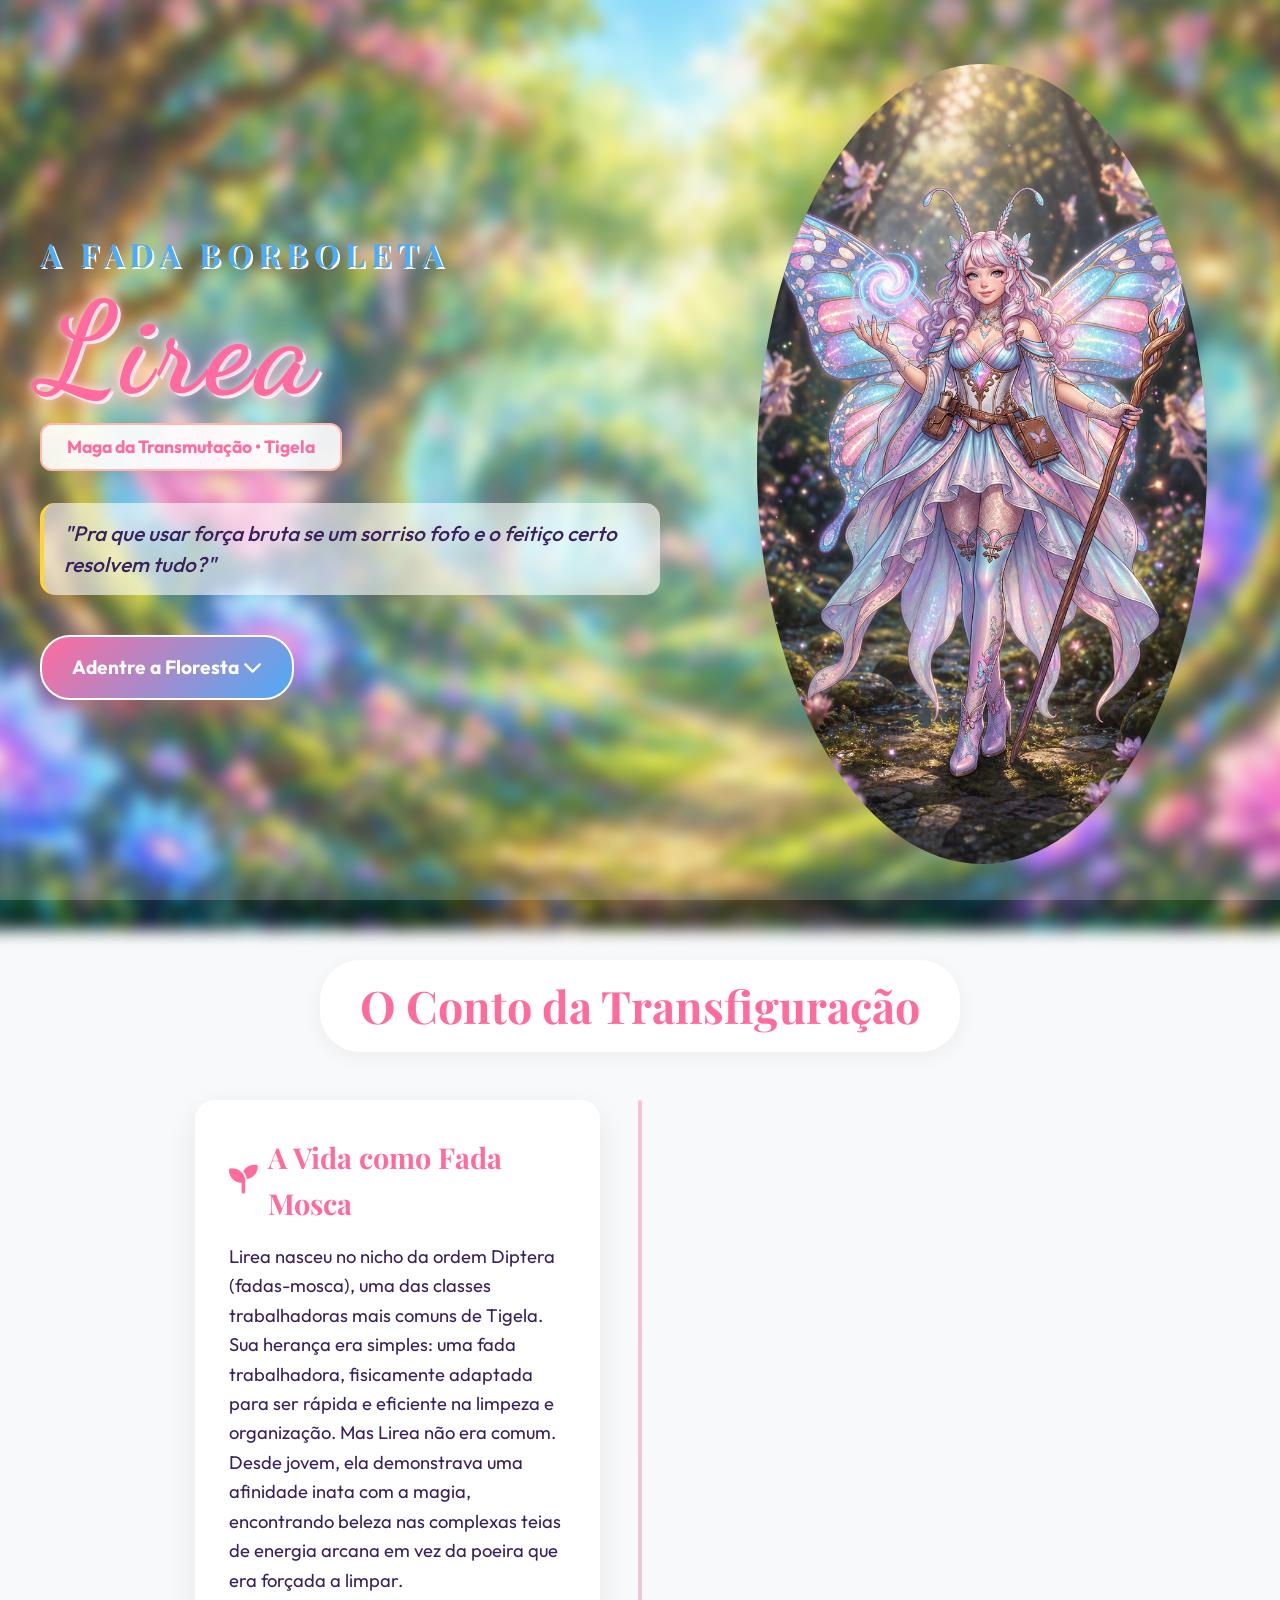
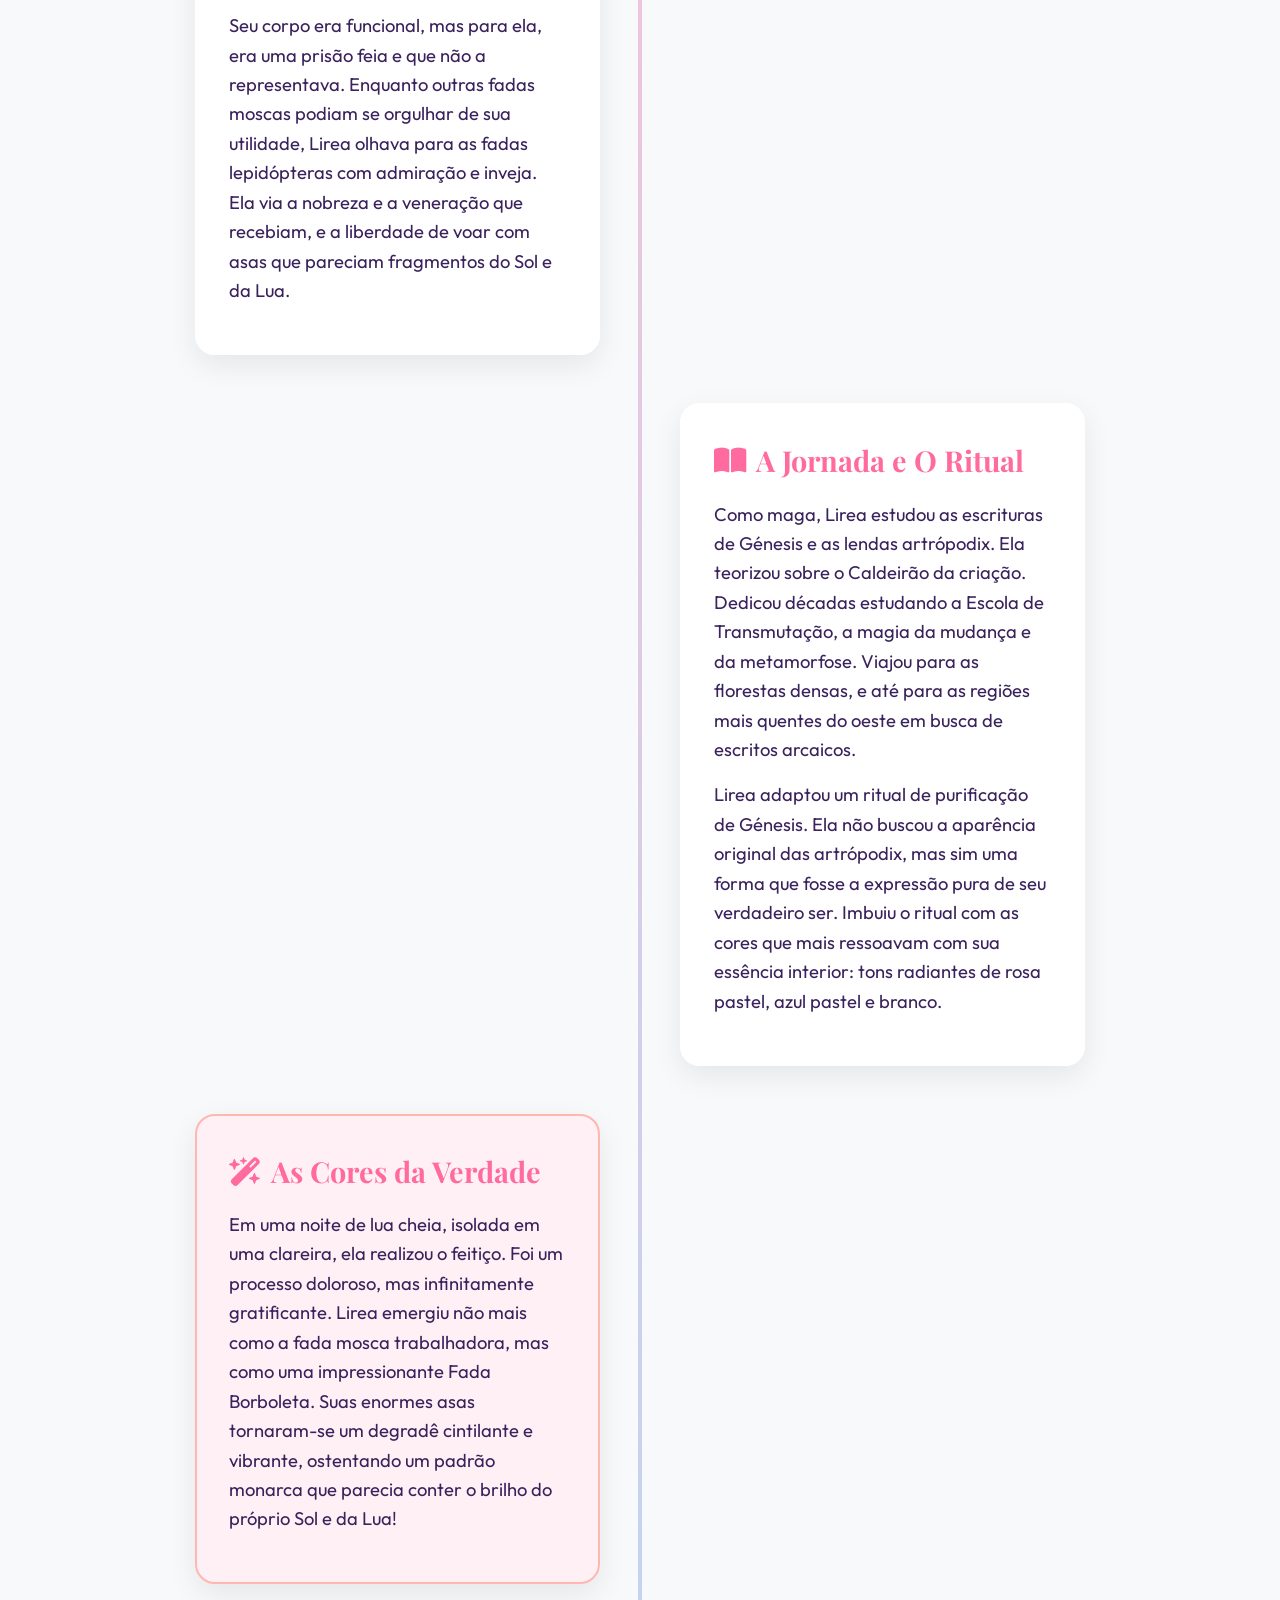
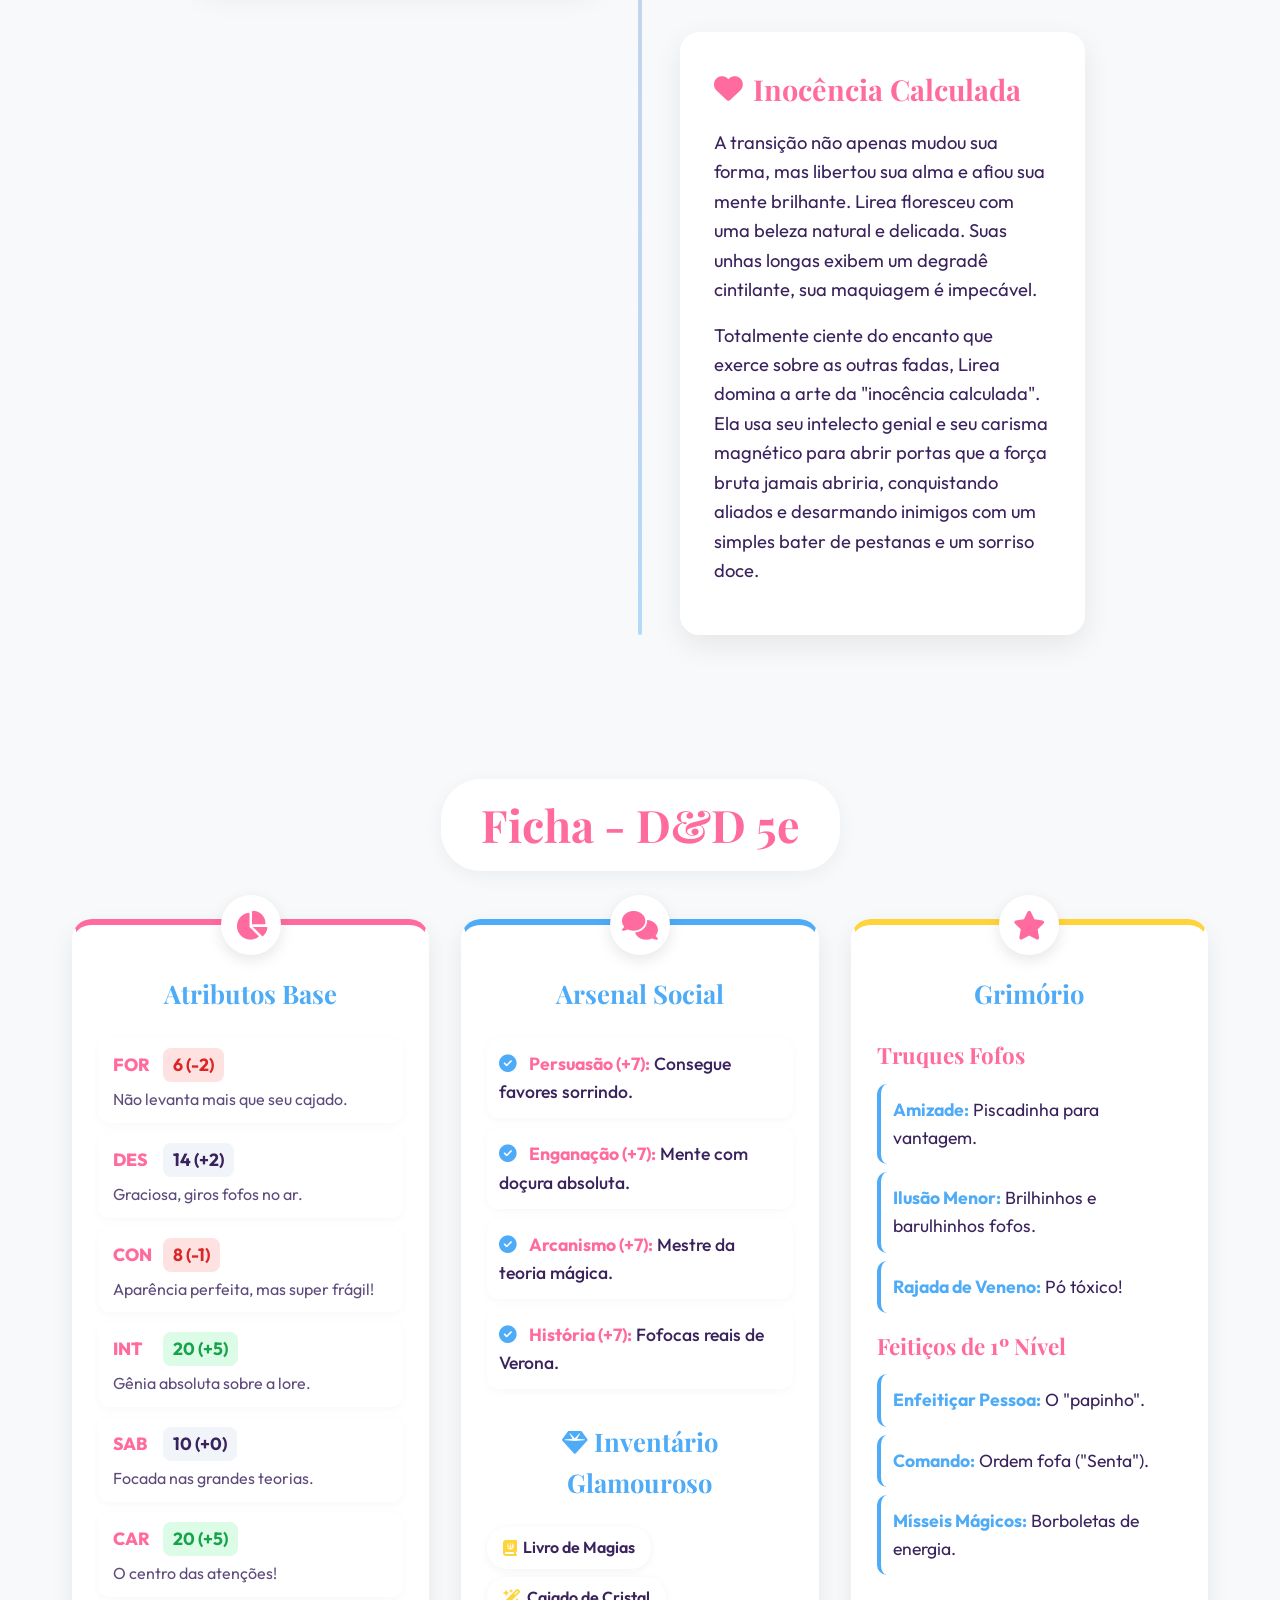
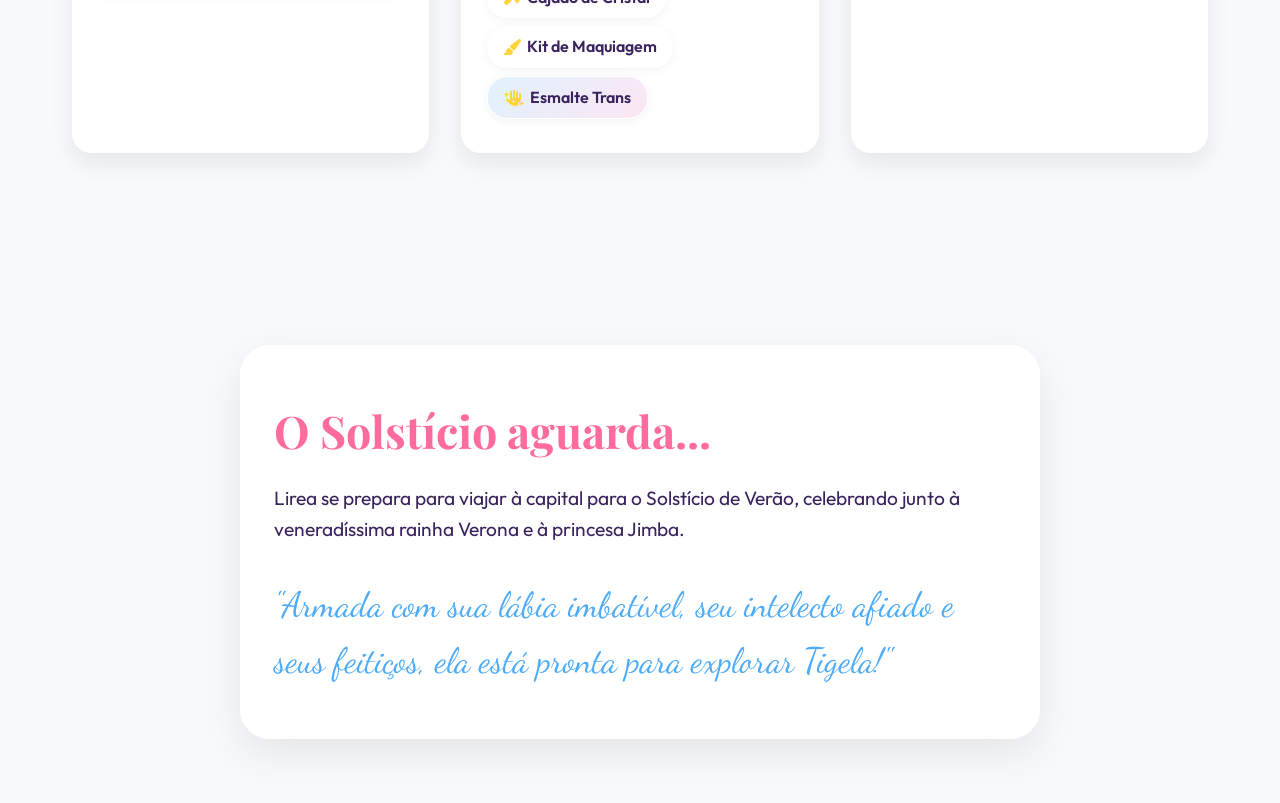
<file: mystuff/lirea/index.html>
<!DOCTYPE html>
<html lang="pt-BR">
<head>
    <meta charset="UTF-8">
    <meta name="viewport" content="width=device-width, initial-scale=1.0">
    <title>Lirea, a Transfigurada | Fada de Tigela</title>
    <link rel="stylesheet" href="style.css">
    <link href="https://fonts.googleapis.com/css2?family=Dancing+Script:wght@700&family=Outfit:wght@300;400;500;600&family=Playfair+Display:ital,wght@0,600;0,700;1,600&display=swap" rel="stylesheet">
    <link rel="stylesheet" href="https://cdnjs.cloudflare.com/ajax/libs/font-awesome/6.4.0/css/all.min.css">
</head>
<body>
    <div class="bg-image"></div>
    <div class="bg-overlay"></div>
    <div id="particles-container"></div>

    <header class="hero">
        <div class="hero-content">
            <div class="hero-text">
                <h2 class="subtitle">A Fada Borboleta</h2>
                <h1 class="title">Lirea</h1>
                <div class="badge-wrapper">
                    <div class="badge">Maga da Transmutação • Tigela</div>
                </div>
                <p class="hero-description">"Pra que usar força bruta se um sorriso fofo e o feitiço certo resolvem tudo?"</p>
                <a href="#historia" class="btn-scroll">Adentre a Floresta <i class="fas fa-chevron-down"></i></a>
            </div>

            <div class="hero-image-section">
                <div class="image-wrapper">
                    <img src="lirea.png" alt="Lirea, a Transfigurada" class="lirea-img">
                    <div class="floating-butterflies">
                        <i class="fa-solid fa-butterfly b1"></i>
                        <i class="fa-solid fa-butterfly b2"></i>
                        <i class="fa-solid fa-butterfly b3"></i>
                    </div>
                </div>
            </div>
        </div>
    </header>

    <main>
        <!-- The Full Story Section -->
        <section id="historia" class="section story-section">
            <h2 class="section-title">O Conto da Transfiguração</h2>
            
            <div class="story-path">
                <div class="story-block left">
                    <div class="story-glass">
                        <h3><i class="fas fa-seedling"></i> A Vida como Fada Mosca</h3>
                        <p>Lirea nasceu no nicho da ordem Diptera (fadas-mosca), uma das classes trabalhadoras mais comuns de Tigela. Sua herança era simples: uma fada trabalhadora, fisicamente adaptada para ser rápida e eficiente na limpeza e organização. Mas Lirea não era comum. Desde jovem, ela demonstrava uma afinidade inata com a magia, encontrando beleza nas complexas teias de energia arcana em vez da poeira que era forçada a limpar.</p>
                        <p>Seu corpo era funcional, mas para ela, era uma prisão feia e que não a representava. Enquanto outras fadas moscas podiam se orgulhar de sua utilidade, Lirea olhava para as fadas lepidópteras com admiração e inveja. Ela via a nobreza e a veneração que recebiam, e a liberdade de voar com asas que pareciam fragmentos do Sol e da Lua.</p>
                    </div>
                </div>

                <div class="story-block right">
                    <div class="story-glass">
                        <h3><i class="fas fa-book-open"></i> A Jornada e O Ritual</h3>
                        <p>Como maga, Lirea estudou as escrituras de Génesis e as lendas artrópodix. Ela teorizou sobre o Caldeirão da criação. Dedicou décadas estudando a Escola de Transmutação, a magia da mudança e da metamorfose. Viajou para as florestas densas, e até para as regiões mais quentes do oeste em busca de escritos arcaicos.</p>
                        <p>Lirea adaptou um ritual de purificação de Génesis. Ela não buscou a aparência original das artrópodix, mas sim uma forma que fosse a expressão pura de seu verdadeiro ser. Imbuiu o ritual com as cores que mais ressoavam com sua essência interior: tons radiantes de rosa pastel, azul pastel e branco.</p>
                    </div>
                </div>

                <div class="story-block left">
                    <div class="story-glass highlight">
                        <h3><i class="fas fa-wand-magic-sparkles"></i> As Cores da Verdade</h3>
                        <p>Em uma noite de lua cheia, isolada em uma clareira, ela realizou o feitiço. Foi um processo doloroso, mas infinitamente gratificante. Lirea emergiu não mais como a fada mosca trabalhadora, mas como uma impressionante Fada Borboleta. Suas enormes asas tornaram-se um degradê cintilante e vibrante, ostentando um padrão monarca que parecia conter o brilho do próprio Sol e da Lua!</p>
                    </div>
                </div>

                <div class="story-block right">
                    <div class="story-glass">
                        <h3><i class="fas fa-heart"></i> Inocência Calculada</h3>
                        <p>A transição não apenas mudou sua forma, mas libertou sua alma e afiou sua mente brilhante. Lirea floresceu com uma beleza natural e delicada. Suas unhas longas exibem um degradê cintilante, sua maquiagem é impecável.</p>
                        <p>Totalmente ciente do encanto que exerce sobre as outras fadas, Lirea domina a arte da "inocência calculada". Ela usa seu intelecto genial e seu carisma magnético para abrir portas que a força bruta jamais abriria, conquistando aliados e desarmando inimigos com um simples bater de pestanas e um sorriso doce.</p>
                    </div>
                </div>
            </div>
        </section>

        <section id="stats" class="section stats-section">
            <h2 class="section-title">Ficha - D&D 5e</h2>
            
            <div class="stats-grid">
                <!-- Attributes -->
                <div class="stat-card pink-tint">
                    <div class="card-icon"><i class="fas fa-chart-pie"></i></div>
                    <h3>Atributos Base</h3>
                    <div class="attributes-list">
                        <div class="attr-item"><span class="attr-name">FOR</span> <span class="attr-val low">6 (-2)</span> <span class="attr-desc">Não levanta mais que seu cajado.</span></div>
                        <div class="attr-item"><span class="attr-name">DES</span> <span class="attr-val">14 (+2)</span> <span class="attr-desc">Graciosa, giros fofos no ar.</span></div>
                        <div class="attr-item"><span class="attr-name">CON</span> <span class="attr-val low">8 (-1)</span> <span class="attr-desc">Aparência perfeita, mas super frágil!</span></div>
                        <div class="attr-item"><span class="attr-name">INT</span> <span class="attr-val high">20 (+5)</span> <span class="attr-desc">Gênia absoluta sobre a lore.</span></div>
                        <div class="attr-item"><span class="attr-name">SAB</span> <span class="attr-val">10 (+0)</span> <span class="attr-desc">Focada nas grandes teorias.</span></div>
                        <div class="attr-item"><span class="attr-name">CAR</span> <span class="attr-val high">20 (+5)</span> <span class="attr-desc">O centro das atenções!</span></div>
                    </div>
                </div>

                <!-- Social Arsenal & Inventory -->
                <div class="stat-card blue-tint">
                    <div class="card-icon"><i class="fas fa-comments"></i></div>
                    <h3>Arsenal Social</h3>
                    <ul class="fancy-list">
                        <li><i class="fas fa-check-circle"></i> <strong>Persuasão (+7):</strong> Consegue favores sorrindo.</li>
                        <li><i class="fas fa-check-circle"></i> <strong>Enganação (+7):</strong> Mente com doçura absoluta.</li>
                        <li><i class="fas fa-check-circle"></i> <strong>Arcanismo (+7):</strong> Mestre da teoria mágica.</li>
                        <li><i class="fas fa-check-circle"></i> <strong>História (+7):</strong> Fofocas reais de Verona.</li>
                    </ul>
                    
                    <h3 class="mt-4"><i class="fas fa-gem"></i> Inventário Glamouroso</h3>
                    <div class="tags-container">
                        <span class="tag"><i class="fas fa-book-journal-whills"></i> Livro de Magias</span>
                        <span class="tag"><i class="fas fa-wand-magic-sparkles"></i> Cajado de Cristal</span>
                        <span class="tag"><i class="fas fa-paintbrush"></i> Kit de Maquiagem</span>
                        <span class="tag trans-tag"><i class="fas fa-hand-sparkles"></i> Esmalte Trans</span>
                    </div>
                </div>

                <!-- Spells -->
                <div class="stat-card white-tint">
                    <div class="card-icon"><i class="fas fa-star"></i></div>
                    <h3>Grimório</h3>
                    
                    <div class="spell-group">
                        <h4>Truques Fofos</h4>
                        <div class="spell-item"><strong>Amizade:</strong> Piscadinha para vantagem.</div>
                        <div class="spell-item"><strong>Ilusão Menor:</strong> Brilhinhos e barulhinhos fofos.</div>
                        <div class="spell-item"><strong>Rajada de Veneno:</strong> Pó tóxico!</div>
                    </div>
                    
                    <div class="spell-group mt-2">
                        <h4>Feitiços de 1º Nível</h4>
                        <div class="spell-item"><strong>Enfeitiçar Pessoa:</strong> O "papinho".</div>
                        <div class="spell-item"><strong>Comando:</strong> Ordem fofa ("Senta").</div>
                        <div class="spell-item"><strong>Mísseis Mágicos:</strong> Borboletas de energia.</div>
                    </div>
                </div>
            </div>
        </section>
    </main>

    <footer class="grand-finale">
        <div class="finale-content text-center">
            <h2>O Solstício aguarda...</h2>
            <p>Lirea se prepara para viajar à capital para o Solstício de Verão, celebrando junto à veneradíssima rainha Verona e à princesa Jimba.</p>
            <p class="footer-quote">"Armada com sua lábia imbatível, seu intelecto afiado e seus feitiços, ela está pronta para explorar Tigela!"</p>
        </div>
    </footer>

    <script src="script.js"></script>
</body>
</html>
</file>
<file: mystuff/lirea/style.css>
:root {
    --color-pink: #ff6b9e;
    --color-pink-light: #ffb7b2;
    --color-blue: #4dabf7;
    --color-blue-light: #b2c8ff;
    --color-white: #ffffff;
    --color-gold: #ffd43b;
    --text-main: #3a225d; 
    --text-muted: #5e4b7c; 
}

* {
    margin: 0;
    padding: 0;
    box-sizing: border-box;
}

body {
    background-color: #f8f9fa;
    color: var(--text-main);
    font-family: 'Outfit', sans-serif;
    line-height: 1.6;
    overflow-x: hidden;
    position: relative;
    font-size: 1.1rem;
}

/* Highly Performant Global Background Blur */
.bg-image {
    position: fixed;
    top: -30px; left: -30px; right: -30px; bottom: -30px;
    background-image: url('bg-horizontal.png');
    background-size: cover;
    background-position: center center;
    filter: blur(8px); /* Real blur, zero lag! */
    z-index: -2;
    pointer-events: none;
}

/* Light tint overlay */
.bg-overlay {
    position: fixed;
    top: 0; left: 0; width: 100vw; height: 100vh;
    background: rgba(255, 255, 255, 0.2);
    z-index: -1;
    pointer-events: none;
}

@media (orientation: portrait), (max-width: 768px) {
    .bg-image {
        background-image: url('bg-vertical.png');
    }
}

/* Typography */
h1, h2, h3, h4 {
    font-family: 'Playfair Display', serif;
    font-weight: 700;
}

/* --- HERO SECTION --- */
.hero {
    min-height: 100vh;
    display: flex;
    justify-content: center;
    align-items: center;
    position: relative;
    padding: 4rem 2rem;
    z-index: 1;
}

.hero-content {
    display: flex;
    flex-direction: row;
    align-items: center;
    justify-content: space-between;
    max-width: 1200px;
    width: 100%;
    gap: 4rem;
}

.hero-text {
    flex: 1.2;
    text-align: left;
    animation: fadeInSlideLeft 1s ease-out;
}

.hero-image-section {
    flex: 1;
    display: flex;
    justify-content: center;
    align-items: center;
    animation: fadeInSlideRight 1s ease-out;
}

.title {
    font-size: 8rem;
    color: var(--color-pink);
    font-family: 'Dancing Script', cursive;
    margin: 0 0 10px 0;
    line-height: 1;
    letter-spacing: 5px;
    text-shadow: 
        0 0 10px rgba(255, 255, 255, 0.8),
        0 0 20px rgba(255, 107, 158, 0.8),
        3px 3px 0px white;
    animation: majesticGlow 3s infinite alternate;
}

@keyframes majesticGlow {
    0% { text-shadow: 0 0 10px rgba(255, 255, 255, 0.8), 0 0 20px rgba(255, 107, 158, 0.6), 3px 3px 0px white; }
    100% { text-shadow: 0 0 15px rgba(255, 255, 255, 1), 0 0 35px rgba(77, 171, 247, 0.8), 3px 3px 0px white; }
}

.subtitle {
    font-size: 2rem;
    letter-spacing: 6px;
    text-transform: uppercase;
    color: var(--color-blue);
    text-shadow: 2px 2px 0px #fff;
    margin-bottom: 5px;
}

.badge-wrapper {
    margin-bottom: 2rem;
}

.badge {
    background: rgba(255, 255, 255, 0.9);
    color: var(--color-pink);
    padding: 8px 25px;
    border-radius: 12px;
    font-family: 'Outfit', sans-serif;
    font-weight: 700;
    font-size: 1.1rem;
    box-shadow: 0 5px 15px rgba(0,0,0,0.1);
    display: inline-block;
    border: 2px solid var(--color-pink-light);
}

.hero-description {
    font-size: 1.3rem;
    color: var(--text-main);
    font-weight: 500;
    font-style: italic;
    margin-bottom: 2.5rem;
    line-height: 1.5;
    background: rgba(255,255,255,0.6);
    padding: 15px 20px;
    border-radius: 15px;
    border-left: 4px solid var(--color-gold);
}

.btn-scroll {
    color: var(--color-white);
    background: linear-gradient(135deg, var(--color-pink), var(--color-blue));
    padding: 15px 30px;
    border-radius: 30px;
    font-size: 1.2rem;
    font-family: 'Outfit', sans-serif;
    font-weight: 700;
    text-decoration: none;
    box-shadow: 0 10px 25px rgba(255, 107, 158, 0.4);
    transition: all 0.3s ease;
    display: inline-block;
    border: 2px solid white;
}

.btn-scroll:hover {
    transform: translateY(-5px);
    box-shadow: 0 15px 30px rgba(77, 171, 247, 0.6);
}

/* Image */
.image-wrapper {
    position: relative;
    display: flex;
    justify-content: center;
    align-items: center;
}

.lirea-img {
    width: 100%;
    max-width: 450px;
    border-radius: 50%; /* Just in case */
    animation: floatAndGlow 7s ease-in-out infinite;
    /* No borders or white background */
}

.floating-butterflies i {
    position: absolute;
    color: var(--color-blue);
    font-size: 2.5rem;
    text-shadow: 0 0 10px rgba(255,255,255,1);
    z-index: 2;
}

.b1 { top: 5%; left: -5%; color: var(--color-pink) !important; animation: flutter 3s infinite alternate; }
.b2 { top: 60%; right: -5%; color: var(--color-blue) !important; animation: flutter 4s infinite alternate-reverse; }
.b3 { bottom: -5%; left: 15%; color: var(--color-gold) !important; font-size: 2rem !important; animation: flutter 3.5s infinite alternate; }

.section-title {
    font-size: 2.8rem;
    text-align: center;
    margin-bottom: 3rem;
    color: var(--color-pink);
    text-shadow: 2px 2px 0px #fff;
    background: rgba(255,255,255,0.9);
    display: inline-block;
    padding: 10px 40px;
    border-radius: 40px;
    box-shadow: 0 5px 20px rgba(0, 0, 0, 0.05);
}

main {
    max-width: 1200px;
    margin: 0 auto;
    padding: 0 2rem 4rem;
    position: relative;
    z-index: 1;
}

.section {
    padding: 2rem 0 4rem;
    text-align: center;
}

/* Story Section */
.story-path {
    position: relative;
    max-width: 900px;
    margin: 0 auto;
}

.story-path::before {
    content: '';
    position: absolute;
    top: 0; bottom: 0; left: 50%; width: 4px;
    background: linear-gradient(to bottom, var(--color-pink), var(--color-blue));
    border-radius: 2px;
    transform: translateX(-50%);
    opacity: 0.4;
}

.story-block {
    display: flex;
    justify-content: flex-end;
    padding-right: 50%;
    margin-bottom: 3rem;
    width: 100%;
}

.story-block.right {
    justify-content: flex-start;
    padding-right: 0;
    padding-left: 50%;
}

.story-glass {
    width: 90%;
    background: rgba(255, 255, 255, 0.95); /* removed blur for perf */
    border: 2px solid white;
    padding: 2rem;
    border-radius: 20px;
    box-shadow: 0 10px 30px rgba(0, 0, 0, 0.08);
    text-align: left;
    transition: transform 0.3s;
}

.story-block.left .story-glass { margin-right: 40px; }
.story-block.right .story-glass { margin-left: 40px; }

.story-glass h3 {
    color: var(--color-pink);
    font-size: 1.8rem;
    margin-bottom: 1rem;
    display: flex;
    align-items: center;
    gap: 10px;
}

.story-glass p {
    font-size: 1.15rem;
    margin-bottom: 1rem;
}

.story-glass.highlight {
    background: #fff0f5; /* solid color much better for perf */
    border-color: var(--color-pink-light);
}

.story-glass:hover {
    transform: translateY(-5px);
    box-shadow: 0 15px 35px rgba(255, 107, 158, 0.2);
}

/* Stats Section */
.stats-grid {
    display: grid;
    grid-template-columns: repeat(auto-fit, minmax(300px, 1fr));
    gap: 2rem;
    text-align: left;
}

.stat-card {
    padding: 3rem 1.5rem 2rem;
    border-radius: 20px;
    position: relative;
    background: rgba(255, 255, 255, 0.95);
    border: 2px solid white;
    box-shadow: 0 10px 25px rgba(0,0,0,0.08);
}

.pink-tint { border-top: 6px solid var(--color-pink); }
.blue-tint { border-top: 6px solid var(--color-blue); }
.white-tint { border-top: 6px solid var(--color-gold); }

.card-icon {
    position: absolute;
    top: -30px;
    left: 50%;
    transform: translateX(-50%);
    width: 60px; height: 60px;
    background: white;
    border-radius: 50%;
    display: flex; justify-content: center; align-items: center;
    font-size: 1.8rem;
    color: var(--color-pink);
    box-shadow: 0 5px 15px rgba(0,0,0,0.1);
    border: 3px solid white;
}

.stat-card h3 {
    text-align: center; color: var(--color-blue); font-size: 1.6rem; margin-bottom: 1.5rem;
}

.attributes-list .attr-item {
    background: white; padding: 10px 15px; border-radius: 12px; margin-bottom: 10px;
    box-shadow: 0 2px 10px rgba(0,0,0,0.03); display: flex; flex-wrap: wrap; align-items: center;
}

.attr-name { font-weight: 800; color: var(--color-pink); width: 50px; font-size: 1.1rem; }
.attr-val { background: #f1f5f9; padding: 3px 10px; border-radius: 8px; font-weight: bold; margin-right: 10px; }
.attr-val.high { color: #16a34a; background: #dcfce7; }
.attr-val.low { color: #dc2626; background: #fee2e2; }
.attr-desc { flex-basis: 100%; margin-top: 5px; font-size: 1rem; color: var(--text-muted); }

.fancy-list { list-style: none; }
.fancy-list li {
    background: white; padding: 12px; border-radius: 12px; margin-bottom: 10px;
    box-shadow: 0 2px 10px rgba(0,0,0,0.03); font-weight: 500; font-size: 1.1rem;
}
.fancy-list i { color: var(--color-blue); margin-right: 8px; }
.fancy-list strong { color: var(--color-pink); }

.tags-container { display: flex; flex-wrap: wrap; gap: 8px; }
.tag {
    background: white; padding: 8px 16px; border-radius: 20px; font-weight: 600; font-size: 1rem;
    box-shadow: 0 2px 10px rgba(0,0,0,0.05); display: inline-flex; align-items: center; gap: 6px;
}
.tag i { color: var(--color-gold); }
.trans-tag { background: linear-gradient(135deg, #e0f2fe, #fce7f3); border: 1px solid white; }

.spell-group h4 { color: var(--color-pink); font-size: 1.4rem; margin-bottom: 10px; }
.spell-item { background: white; padding: 12px; border-radius: 10px; margin-bottom: 8px; font-size: 1.1rem; border-left: 4px solid var(--color-blue); }
.spell-item strong { color: var(--color-blue); }
.mt-4 { margin-top: 2rem; } .mt-2 { margin-top: 1rem; }

/* Footer */
.grand-finale { padding: 4rem 2rem; }
.finale-content {
    max-width: 800px; margin: 0 auto; padding: 3rem 2rem; border-radius: 30px;
    background: rgba(255,255,255,0.95); border: 2px solid white; box-shadow: 0 15px 40px rgba(0,0,0,0.08);
}
.finale-content h2 { font-size: 2.8rem; color: var(--color-pink); margin-bottom: 1rem; }
.finale-content p { font-size: 1.2rem; }
.footer-quote { font-family: 'Dancing Script', cursive; font-size: 2.2rem !important; color: var(--color-blue) !important; margin-top: 2rem; }

/* Animations */
@keyframes floatAndGlow {
    0% { 
        transform: translateY(0); 
        filter: drop-shadow(0 0 20px rgba(255, 107, 158, 0.7)) drop-shadow(0 10px 20px rgba(0,0,0,0.1));
    } 
    33% {
        transform: translateY(-15px); 
        filter: drop-shadow(0 0 35px rgba(255, 255, 255, 1)) drop-shadow(0 15px 30px rgba(0,0,0,0.15));
    }
    66% {
        transform: translateY(-5px); 
        filter: drop-shadow(0 0 25px rgba(77, 171, 247, 0.7)) drop-shadow(0 12px 25px rgba(0,0,0,0.12));
    }
    100% { 
        transform: translateY(0); 
        filter: drop-shadow(0 0 20px rgba(255, 107, 158, 0.7)) drop-shadow(0 10px 20px rgba(0,0,0,0.1)); 
    } 
}
@keyframes flutter { 0%, 100% { transform: rotate(-5deg) scale(1); } 50% { transform: translate(10px, -15px) rotate(10deg) scale(1.1); } }
@keyframes fadeInSlideLeft { from { opacity: 0; transform: translateX(-30px); } to { opacity: 1; transform: translateX(0); } }
@keyframes fadeInSlideRight { from { opacity: 0; transform: translateX(30px); } to { opacity: 1; transform: translateX(0); } }

#particles-container { position: fixed; top: 0; left: 0; width: 100%; height: 100%; pointer-events: none; z-index: 9999; }
.reveal { opacity: 0; transform: translateY(40px); transition: all 0.6s ease-out; }
.reveal.active { opacity: 1; transform: translateY(0); }

/* --- MOBILE OPTIMIZATION --- */
@media (max-width: 992px) {
    .hero-content { flex-direction: column-reverse; text-align: center; gap: 2rem; }
    .hero-text { text-align: center; }
    .title { font-size: 6rem; }
    .subtitle { font-size: 1.8rem; }
    .lirea-img { max-width: 380px; }
    .hero-description { text-align: left; }
}

@media (max-width: 768px) {
    .title { font-size: 5rem; letter-spacing: 2px; text-shadow: 0 0 10px white, 2px 2px 0px var(--color-pink); }
    .subtitle { font-size: 1.4rem; letter-spacing: 2px; }
    .hero { padding: 2rem 1rem; }
    
    .lirea-img { max-width: 320px; } /* Larger on mobile than before, removed container */
    
    .badge { font-size: 1rem; padding: 6px 15px; }
    .hero-description { font-size: 1.1rem; }
    
    .section-title { font-size: 2rem; padding: 8px 20px; margin-bottom: 2rem; }
    
    .story-path::before { display: none; }
    .story-block, .story-block.right { padding: 0; margin-bottom: 1.5rem; }
    .story-block.left .story-glass, .story-block.right .story-glass { 
        margin: 0; width: 100%; padding: 1.2rem; 
    }
    .story-glass h3 { font-size: 1.4rem; text-align: left; margin-bottom: 0.8rem; }
    .story-glass p { font-size: 1.05rem; }

    .stats-grid { gap: 2rem; }
    .stat-card { padding: 2.5rem 1rem 1.5rem; }
    .stat-card h3 { font-size: 1.4rem; }
    
    .grand-finale { padding: 1rem; }
    .finale-content { padding: 1.5rem; }
    .finale-content h2 { font-size: 1.8rem; }
    .footer-quote { font-size: 1.8rem !important; }
}
</file>
